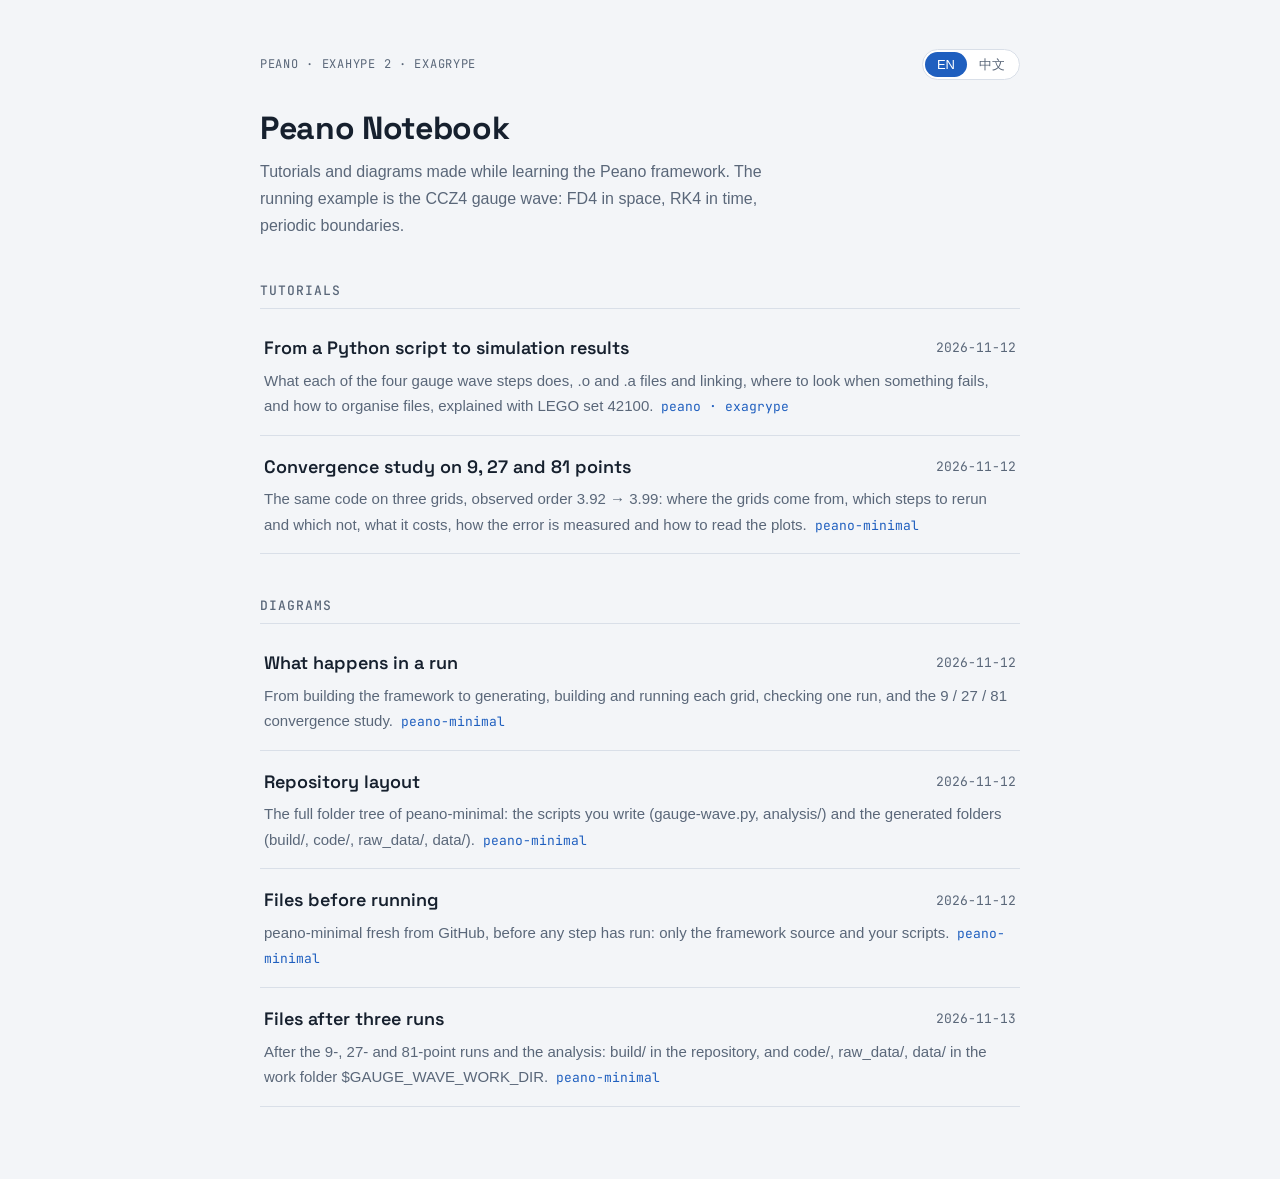
<file: index.html>
<!doctype html>
<meta charset="utf-8">
<title>peano-minimal</title>
<meta http-equiv="refresh" content="0; url=tutorials/">
<p><a href="tutorials/">Tutorials</a> · <a href="https://github.com/Jipeixiang/peano-minimal">Code on GitHub</a></p>
</file>
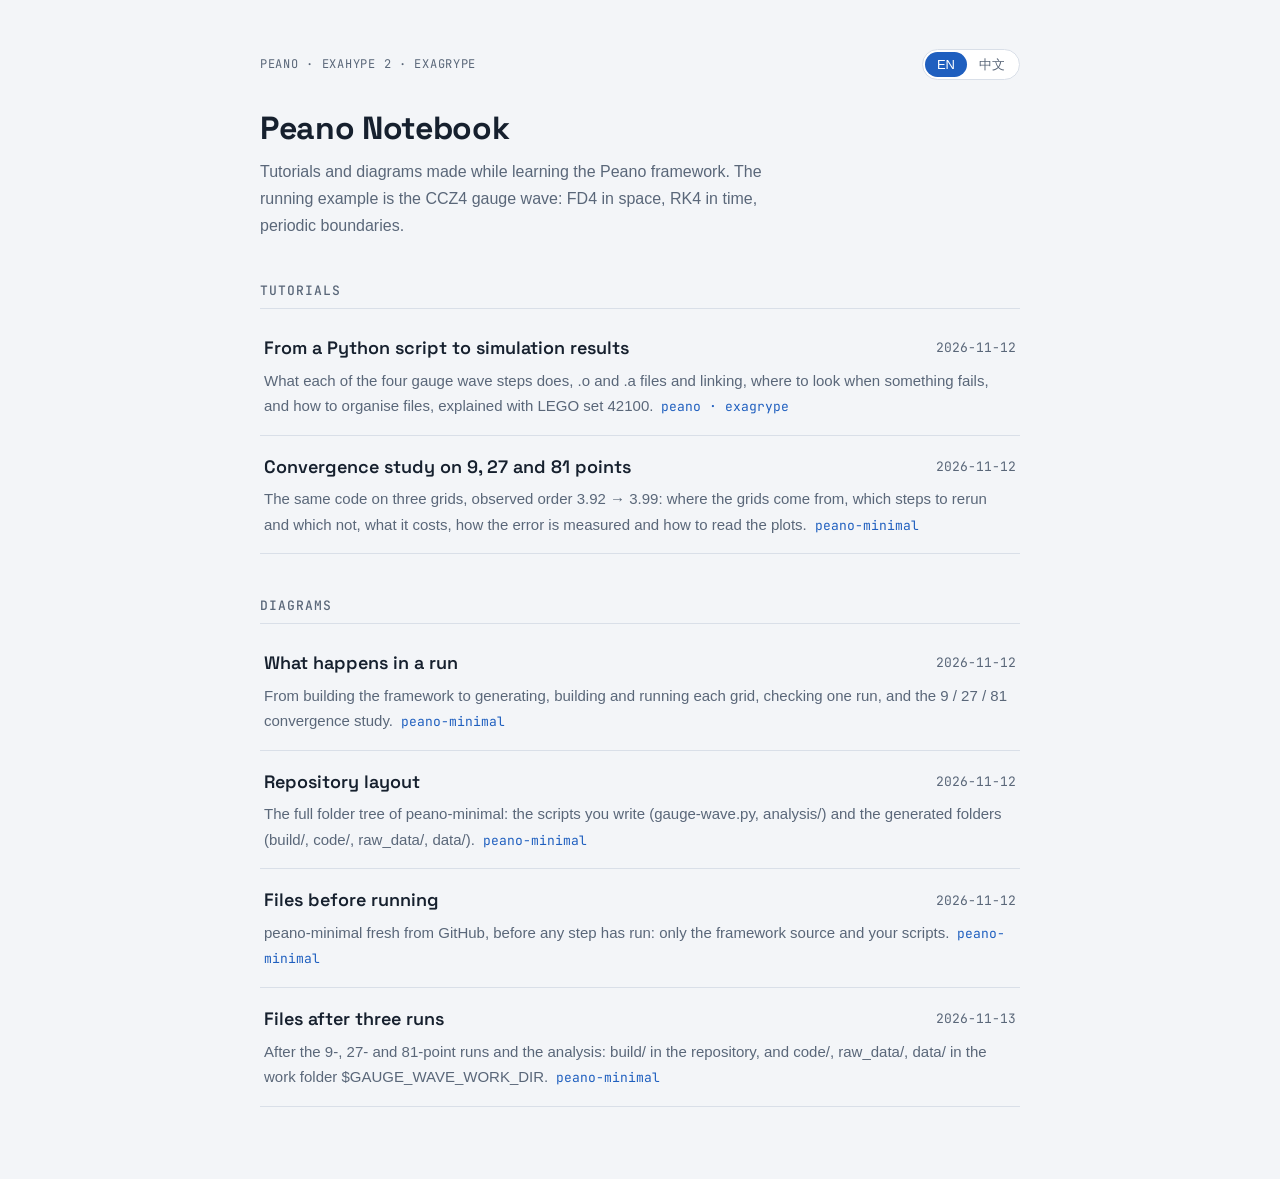
<file: tutorials/index.html>
<!doctype html>
<html lang="en">
<head>
<meta charset="utf-8">
<meta name="viewport" content="width=device-width,initial-scale=1,viewport-fit=cover">
<title>Peano Notebook</title>
<link rel="stylesheet" href="https://fonts.googleapis.com/css2?family=JetBrains+Mono:wght@400;500&family=Space+Grotesk:wght@500;600;700&display=swap">
<link rel="stylesheet" href="site.css">
<script src="i18n.js"></script>
</head>
<body>
<main class="wrap">
  <div class="topbar"><p class="eyebrow" style="margin:0">Peano · ExaHyPE 2 · ExaGRyPE</p><div class="lang-switch" role="group" aria-label="Language / 语言"><button type="button" data-lang-btn="en" aria-pressed="true">EN</button><button type="button" data-lang-btn="zh-CN" aria-pressed="false">中文</button></div></div>
  <h1><span data-lang="zh-CN">Peano 学习图册</span><span data-lang="en">Peano Notebook</span></h1>
  <p class="lede" data-lang="zh-CN">学习 Peano 框架时写的教程和画的流程图。例子都是 CCZ4 gauge wave：FD4 空间离散，RK4 时间积分，周期边界。</p><p class="lede" data-lang="en">Tutorials and diagrams made while learning the Peano framework. The running example is the CCZ4 gauge wave: FD4 in space, RK4 in time, periodic boundaries.</p>
  <section class="group" aria-labelledby="g-tutorials">
    <h2 id="g-tutorials"><span data-lang="zh-CN">教程</span><span data-lang="en">Tutorials</span></h2>
    <ul class="entries">
      <li><a class="entry" href="tutorial-gauge-wave-pipeline.html"><span class="entry-title"><span data-lang="zh-CN">从 Python 脚本到模拟结果</span><span data-lang="en">From a Python script to simulation results</span></span><span class="entry-meta">2026-11-12</span><span class="entry-desc"><span data-lang="zh-CN">gauge wave 的四个步骤分别在做什么，.o、.a 和链接，出错去哪找，文件怎么组织。用乐高 42100 挖掘机做类比。</span><span data-lang="en">What each of the four gauge wave steps does, .o and .a files and linking, where to look when something fails, and how to organise files, explained with LEGO set 42100.</span><span class="entry-src">peano · exagrype</span></span></a></li>
      <li><a class="entry" href="tutorial-convergence-study.html"><span class="entry-title"><span data-lang="zh-CN">收敛性分析：9、27、81 三种网格</span><span data-lang="en">Convergence study on 9, 27 and 81 points</span></span><span class="entry-meta">2026-11-12</span><span class="entry-desc"><span data-lang="zh-CN">同一份代码跑三种网格，实测收敛阶 3.92 → 3.99。网格怎么来、哪些步骤要重跑哪些不用、要花多少时间、怎么量误差、怎么看图。</span><span data-lang="en">The same code on three grids, observed order 3.92 → 3.99: where the grids come from, which steps to rerun and which not, what it costs, how the error is measured and how to read the plots.</span><span class="entry-src">peano-minimal</span></span></a></li>
    </ul>
  </section>
  <section class="group" aria-labelledby="g-diagrams">
    <h2 id="g-diagrams"><span data-lang="zh-CN">流程图</span><span data-lang="en">Diagrams</span></h2>
    <ul class="entries">
      <li><a class="entry" href="view.html#run"><span class="entry-title"><span data-lang="zh-CN">运行流程</span><span data-lang="en">What happens in a run</span></span><span class="entry-meta">2026-11-12</span><span class="entry-desc"><span data-lang="zh-CN">从编译框架库，到按网格生成、编译、运行，再到单次检查和 9 / 27 / 81 收敛分析。</span><span data-lang="en">From building the framework to generating, building and running each grid, checking one run, and the 9 / 27 / 81 convergence study.</span><span class="entry-src">peano-minimal</span></span></a></li>
      <li><a class="entry" href="view.html#layout"><span class="entry-title"><span data-lang="zh-CN">仓库结构</span><span data-lang="en">Repository layout</span></span><span class="entry-meta">2026-11-12</span><span class="entry-desc"><span data-lang="zh-CN">peano-minimal 的完整目录树：自己写的脚本（gauge-wave.py、analysis/）和生成的目录（build/、code/、raw_data/、data/）。</span><span data-lang="en">The full folder tree of peano-minimal: the scripts you write (gauge-wave.py, analysis/) and the generated folders (build/, code/, raw_data/, data/).</span><span class="entry-src">peano-minimal</span></span></a></li>
      <li><a class="entry" href="view.html#files-before"><span class="entry-title"><span data-lang="zh-CN">文件结构：跑之前</span><span data-lang="en">Files before running</span></span><span class="entry-meta">2026-11-12</span><span class="entry-desc"><span data-lang="zh-CN">刚从 GitHub 克隆下来、一步都还没跑时的 peano-minimal：只有框架源码和自己写的脚本。</span><span data-lang="en">peano-minimal fresh from GitHub, before any step has run: only the framework source and your scripts.</span><span class="entry-src">peano-minimal</span></span></a></li>
      <li><a class="entry" href="view.html#files-after"><span class="entry-title"><span data-lang="zh-CN">文件结构：跑完三组以后</span><span data-lang="en">Files after three runs</span></span><span class="entry-meta">2026-11-13</span><span class="entry-desc"><span data-lang="zh-CN">跑完 9、27、81 三组模拟和分析以后：仓库里多了 build/，工作目录 $GAUGE_WAVE_WORK_DIR 里有 code/、raw_data/、data/。</span><span data-lang="en">After the 9-, 27- and 81-point runs and the analysis: build/ in the repository, and code/, raw_data/, data/ in the work folder $GAUGE_WAVE_WORK_DIR.</span><span class="entry-src">peano-minimal</span></span></a></li>
    </ul>
  </section>
</main>
<style>.entry-src{margin-left:8px}</style>
<script>
  document.addEventListener('langchange', function (e) {
    document.title = {"zh-CN": "Peano 学习图册", "en": "Peano Notebook"}[e.detail];
  });
</script>
</body>
</html>
</file>
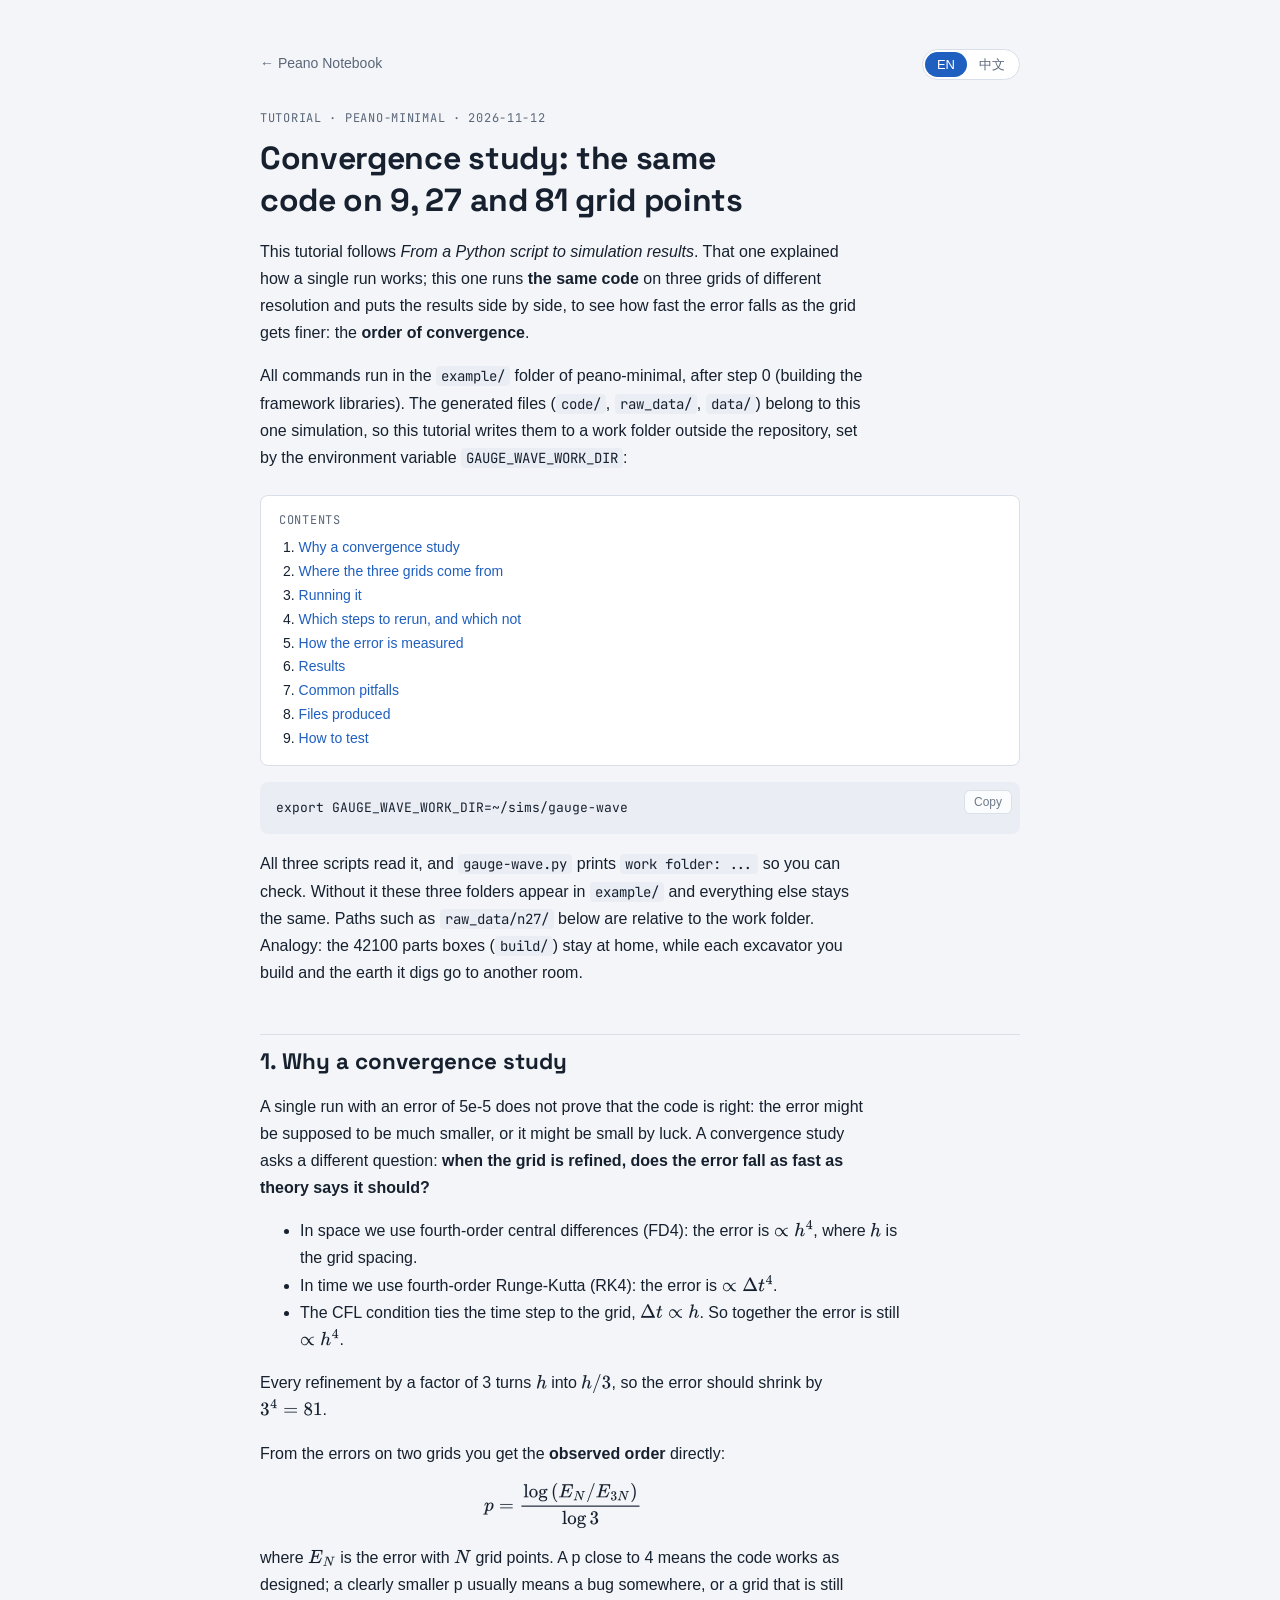
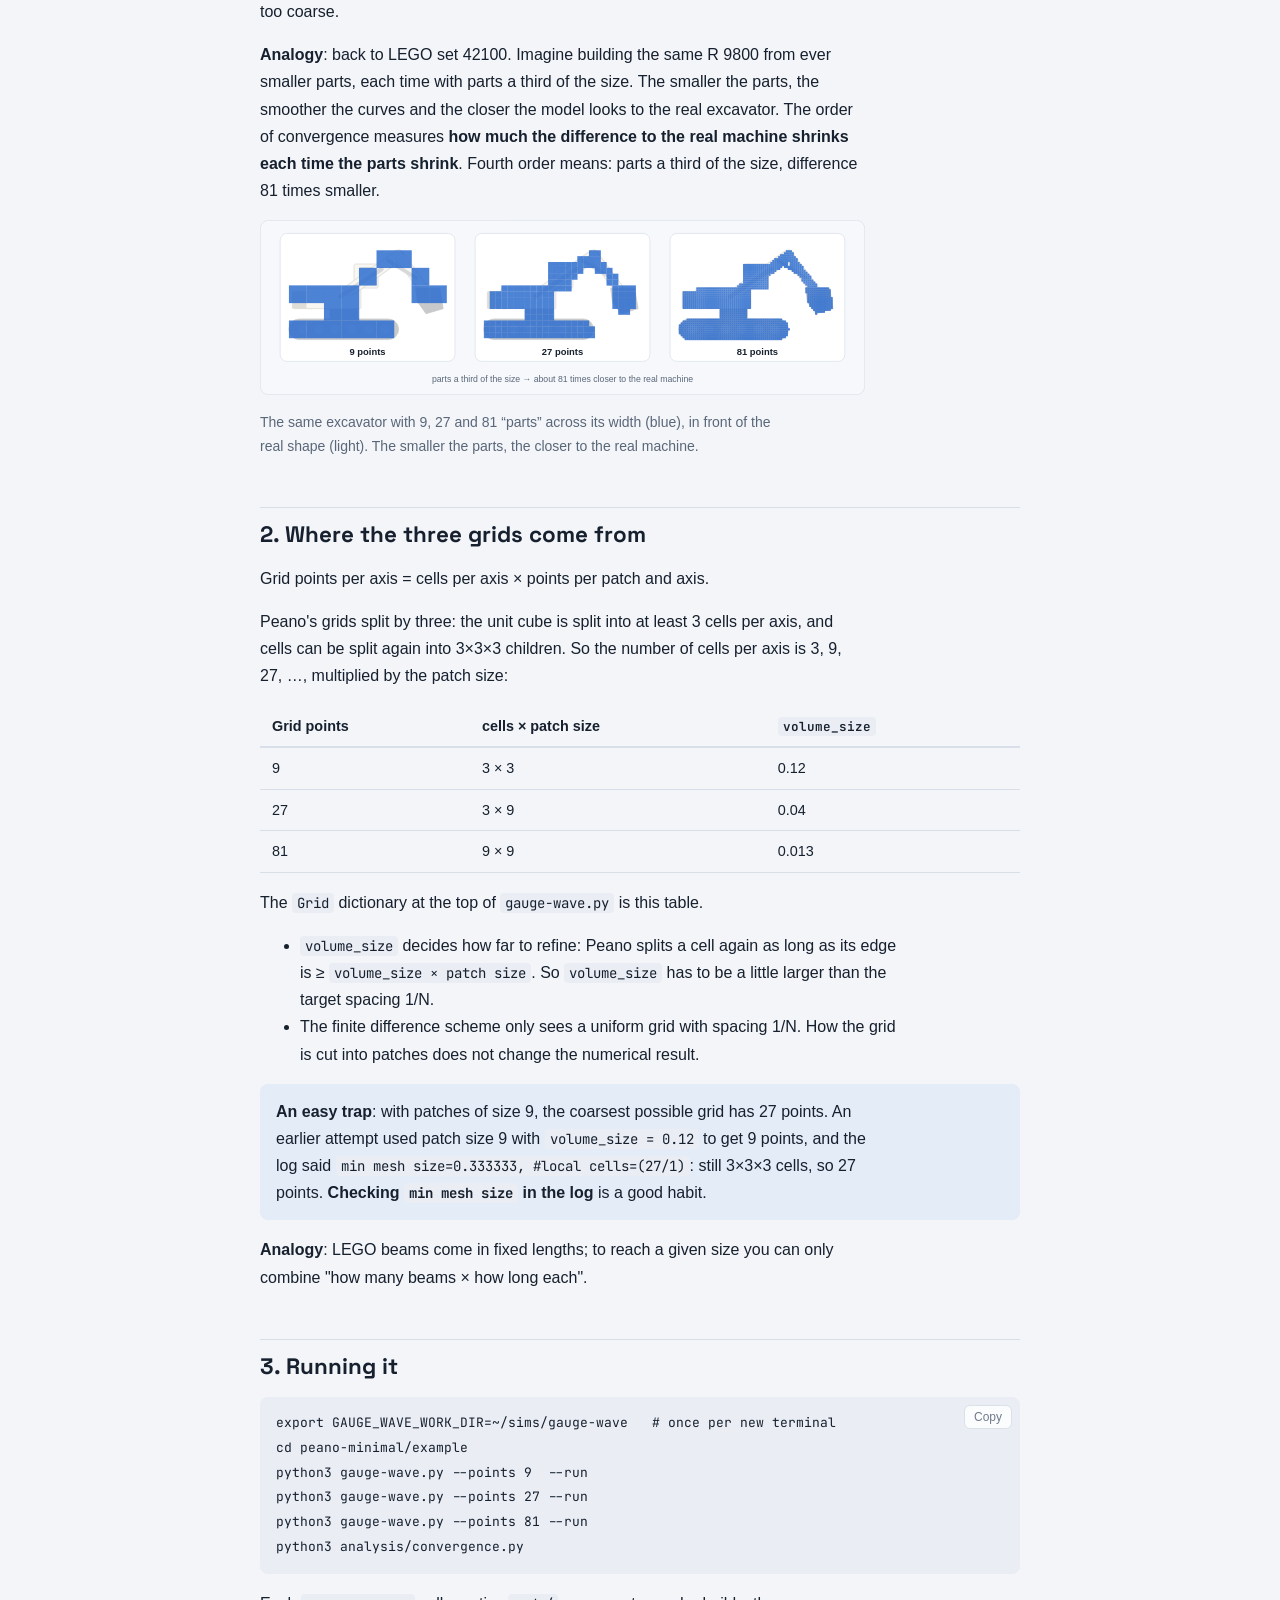
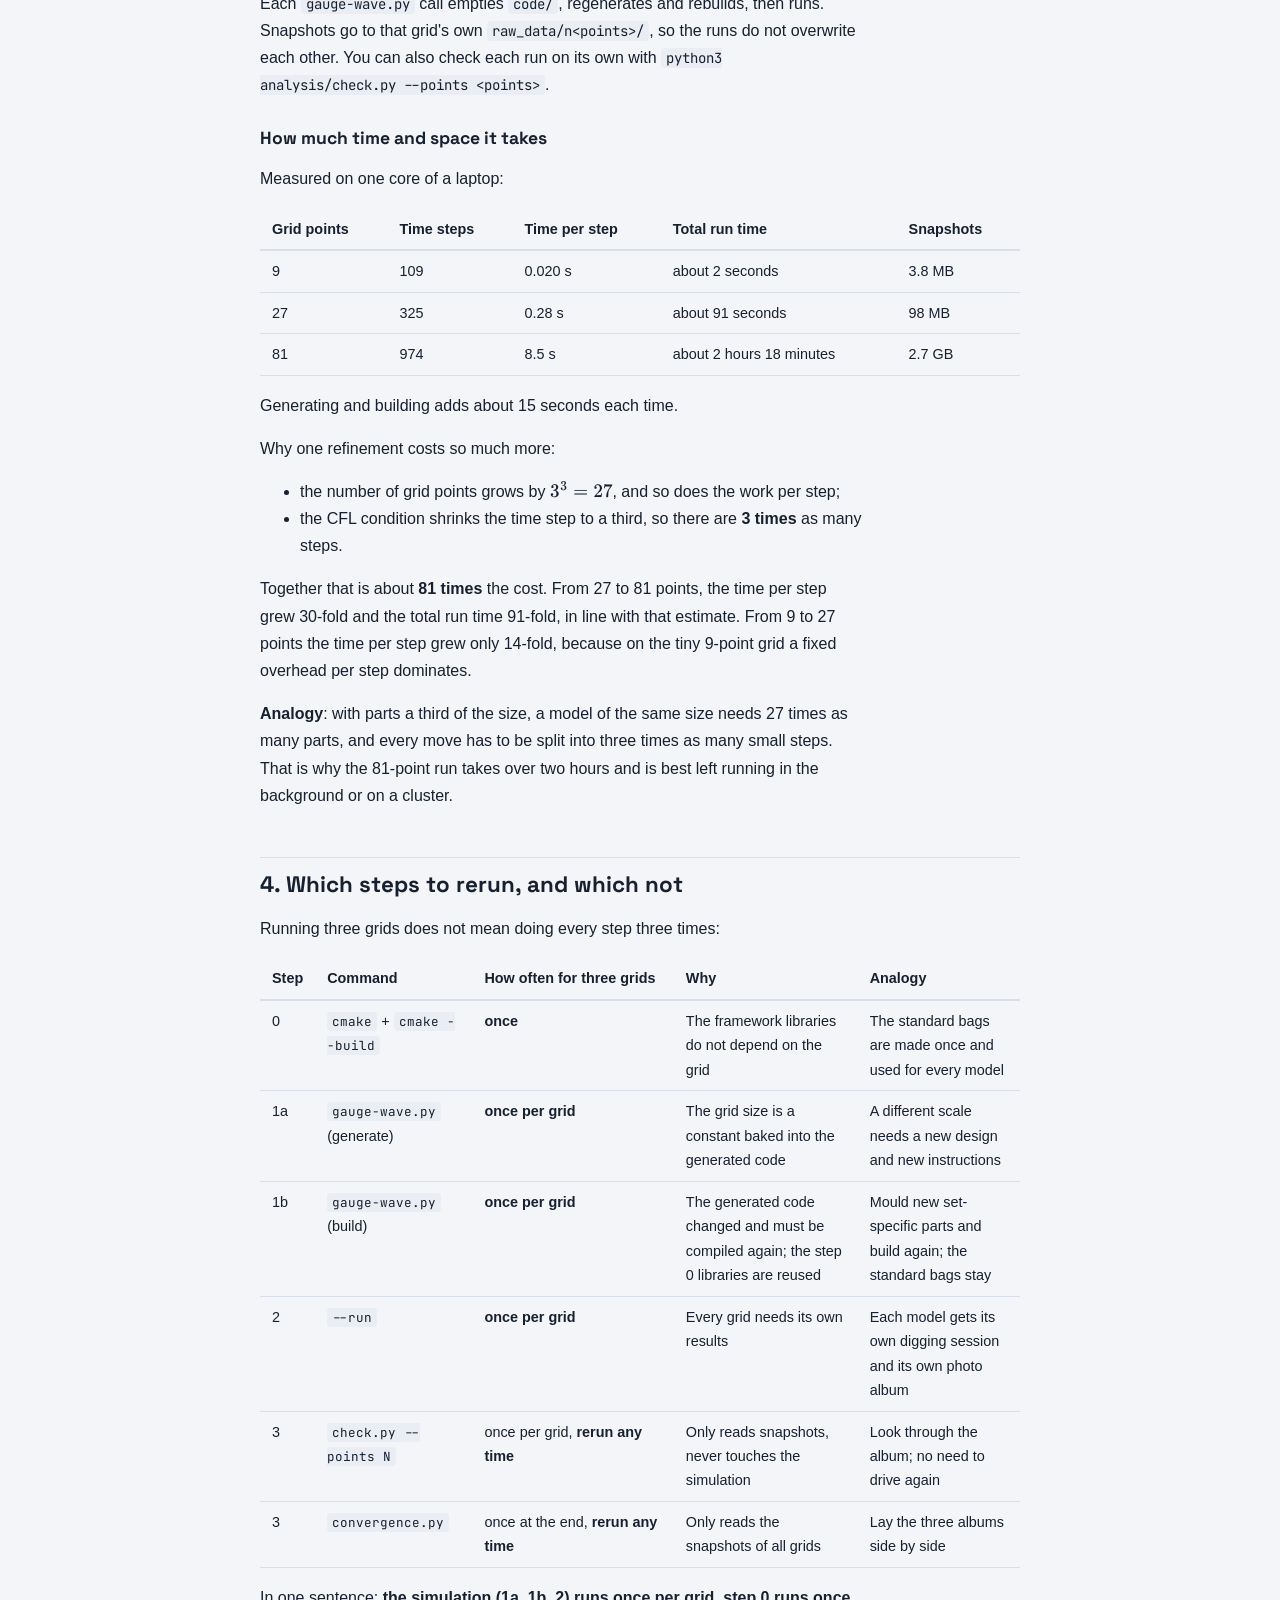
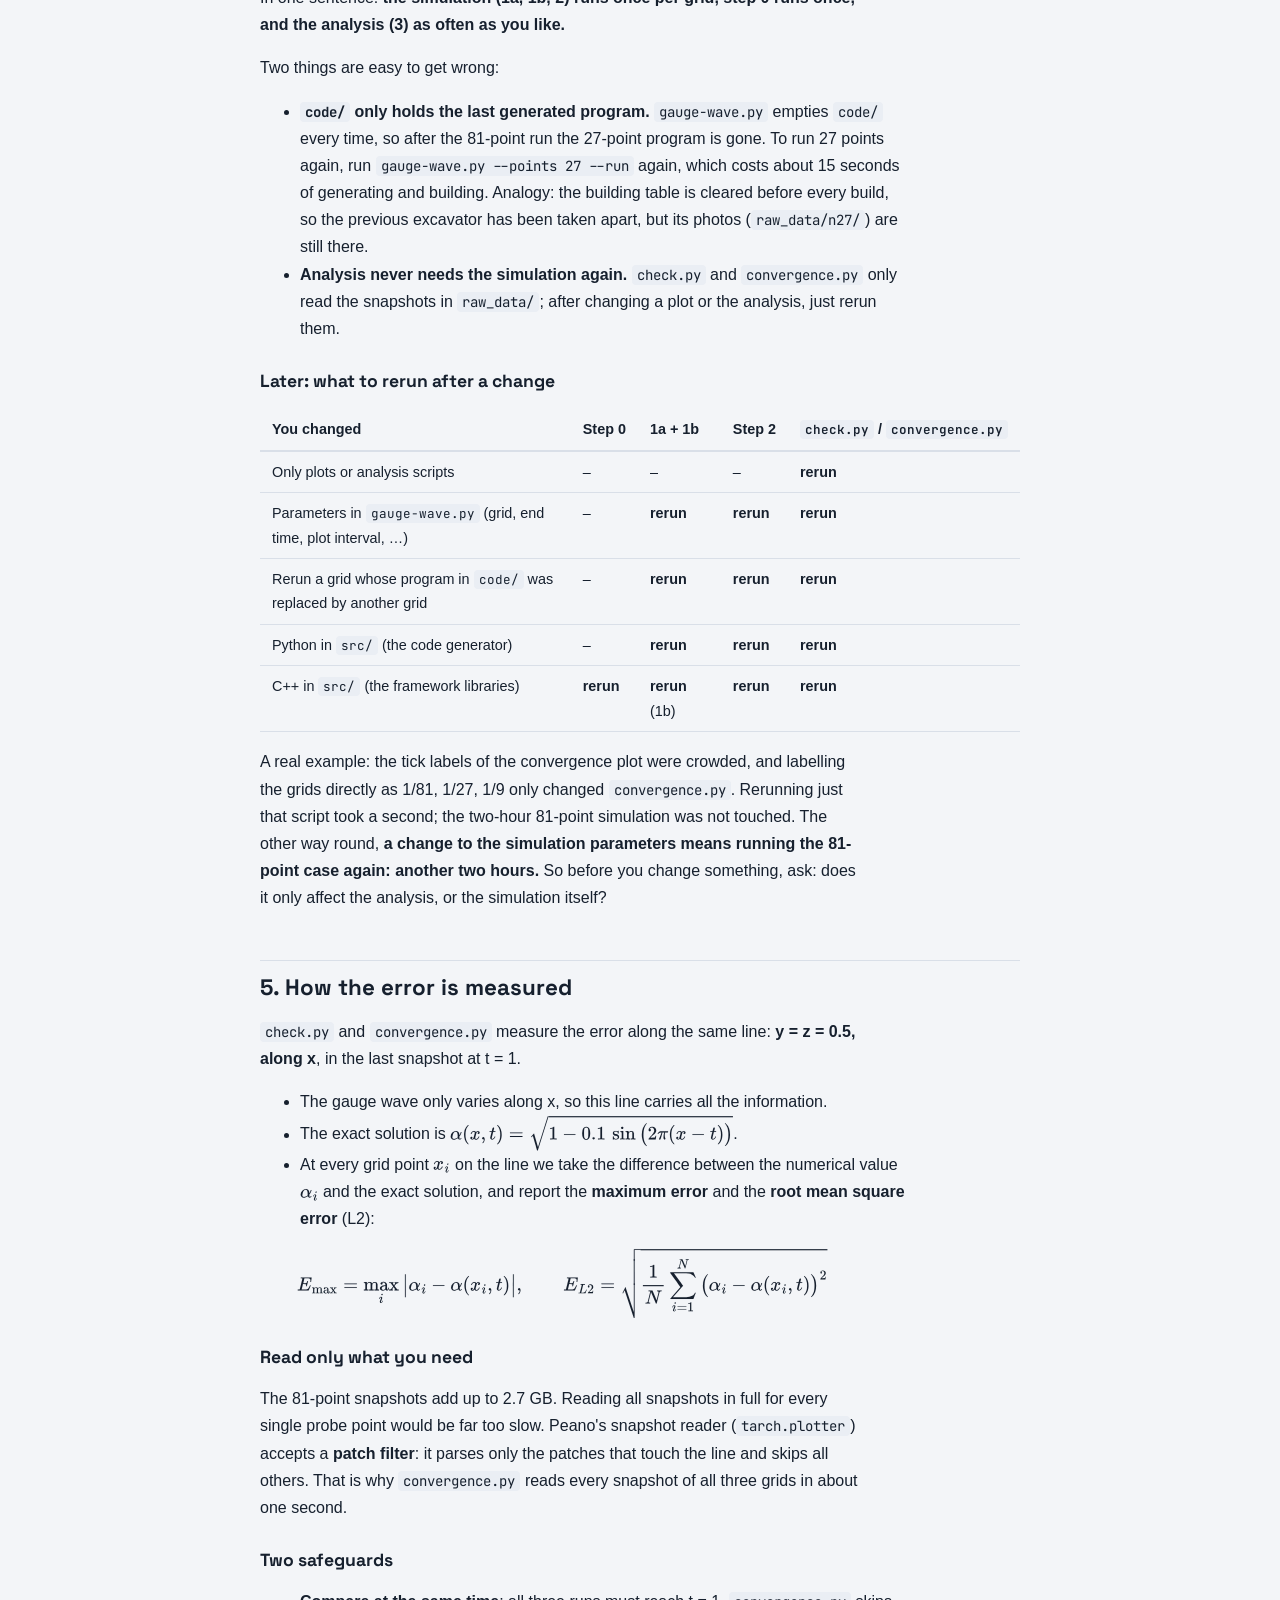
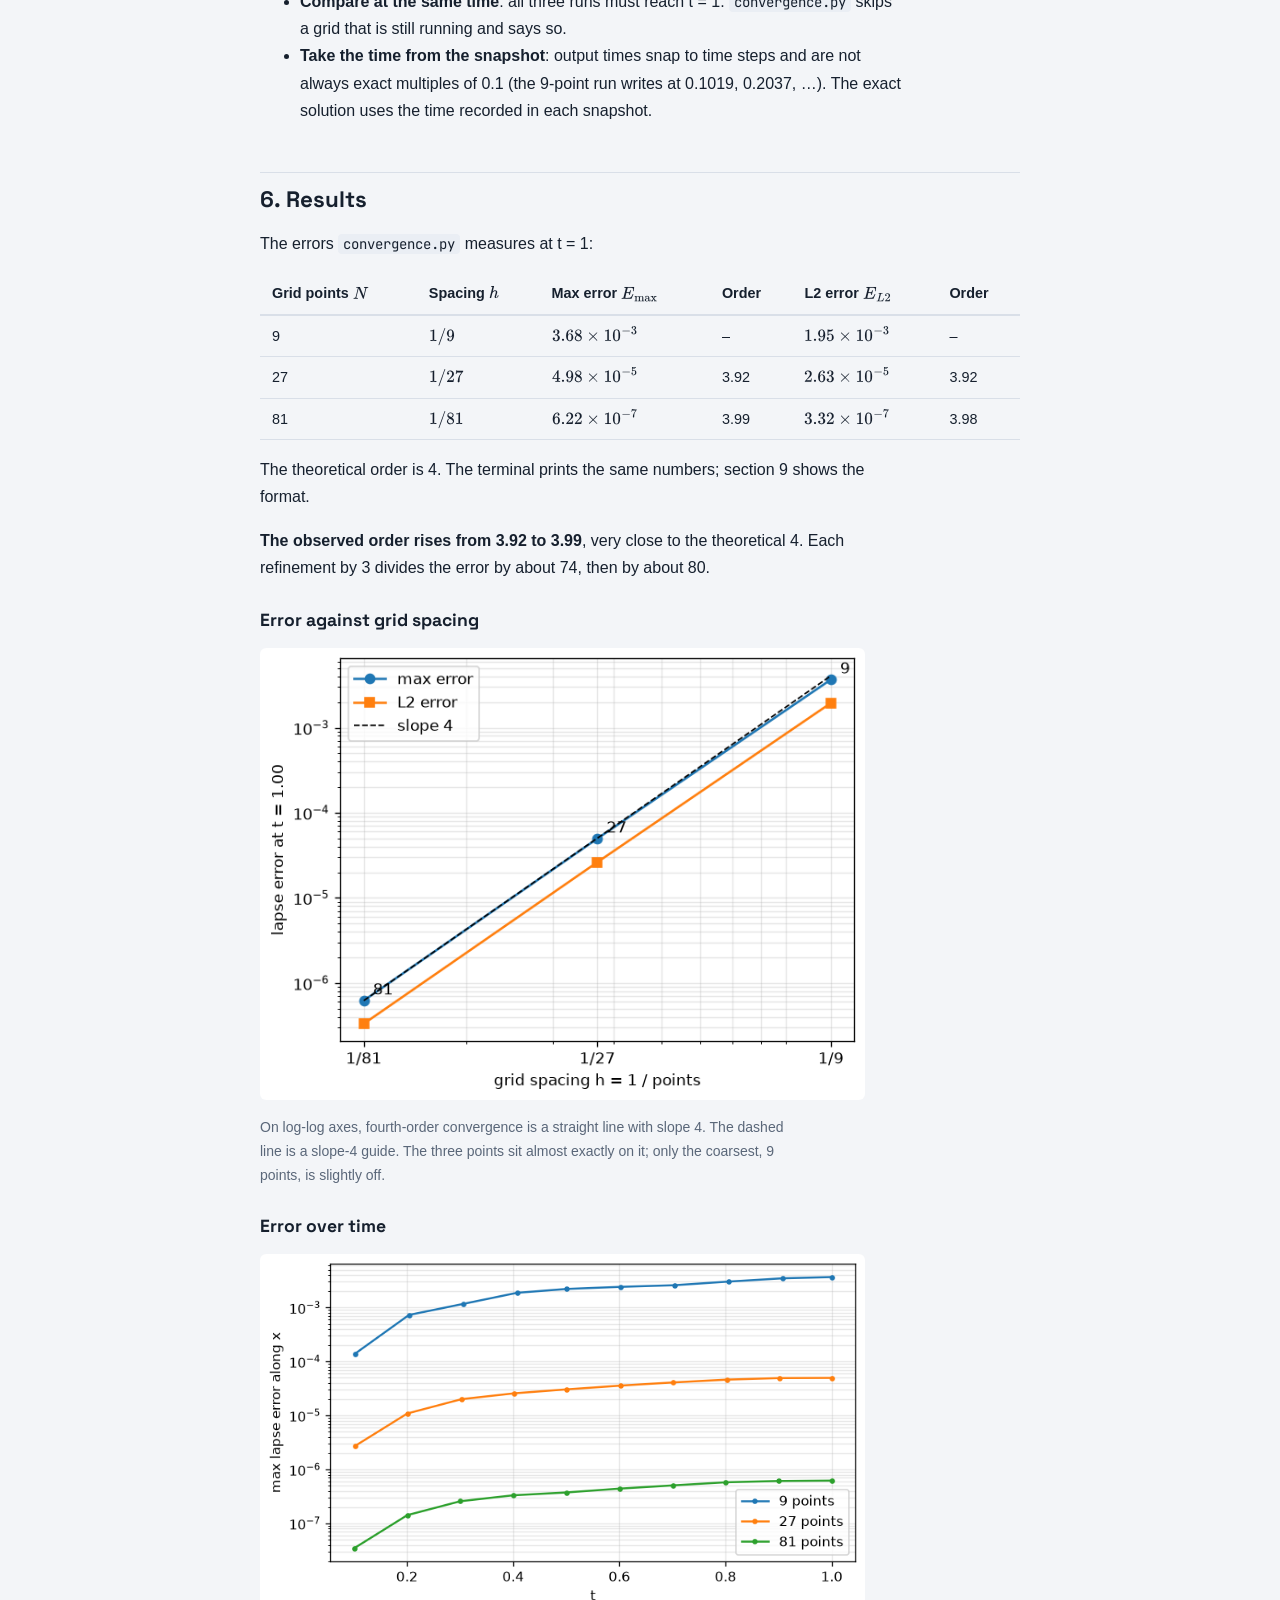
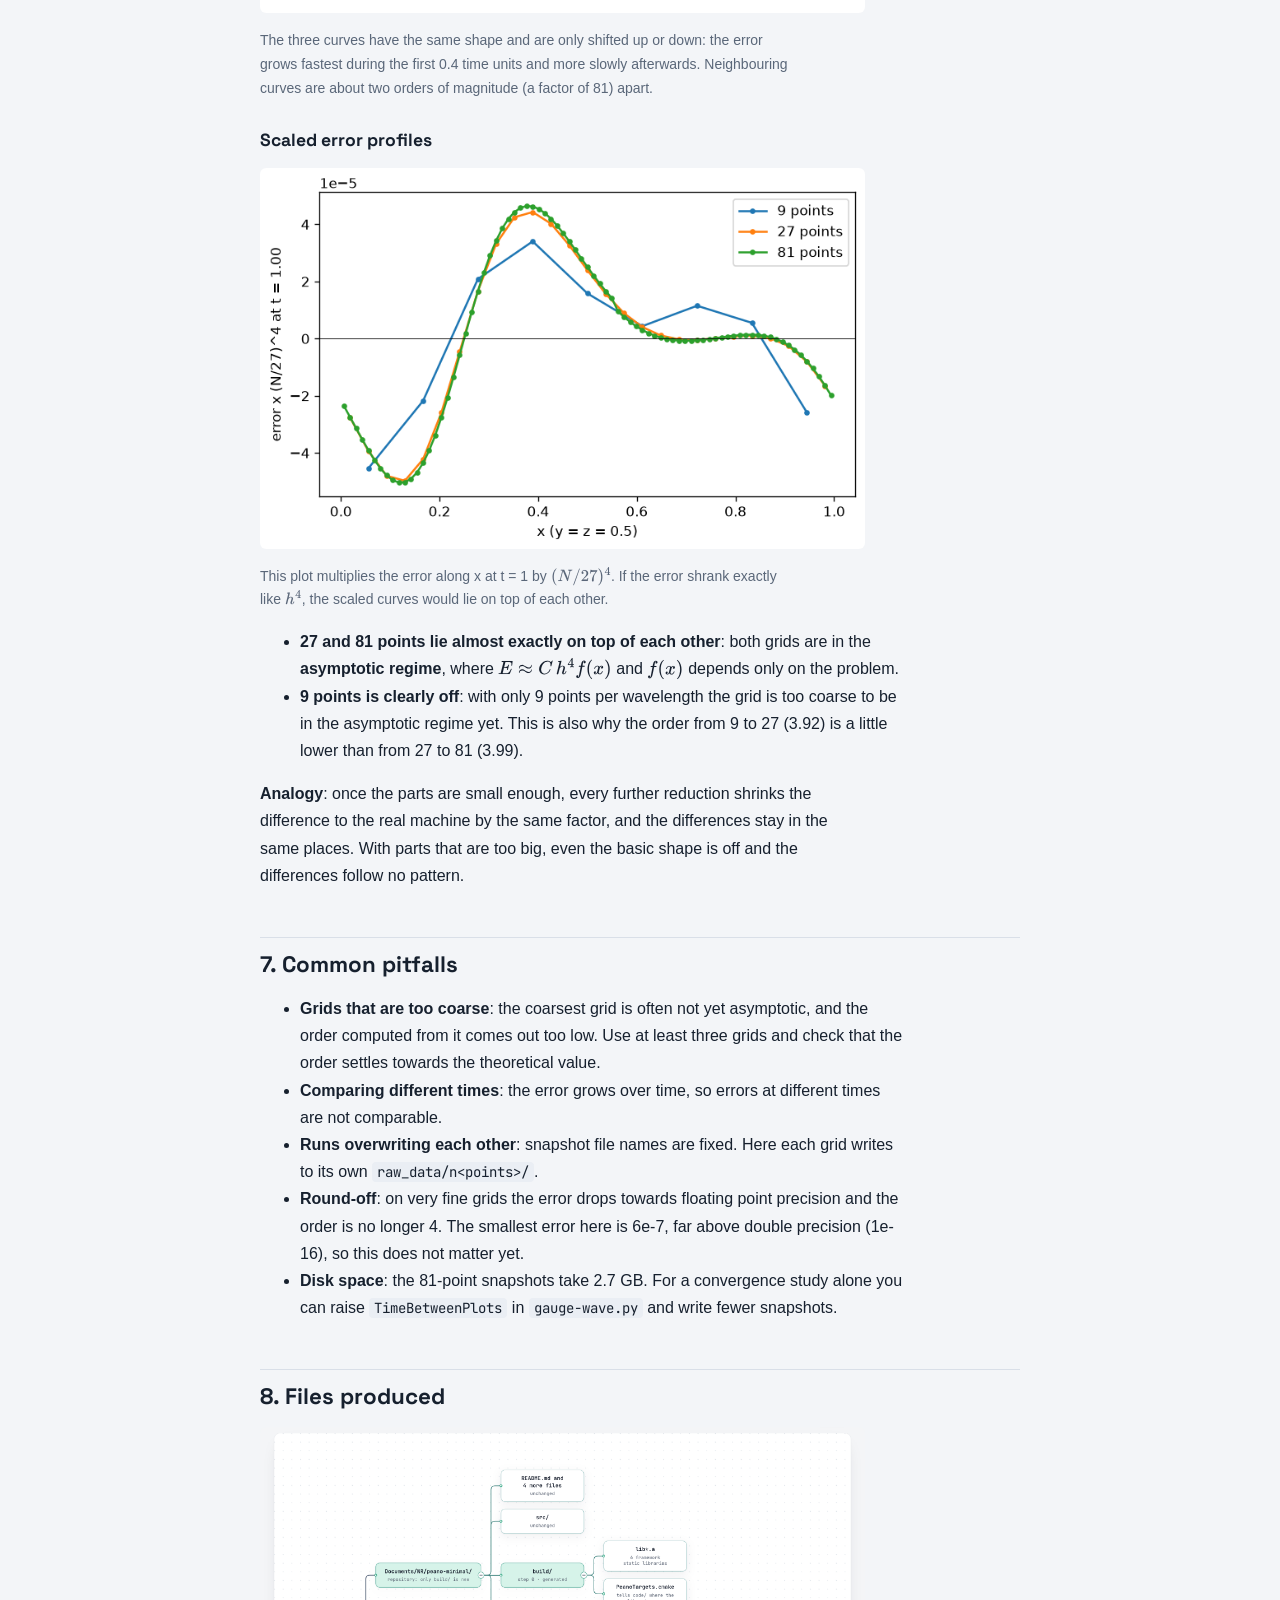
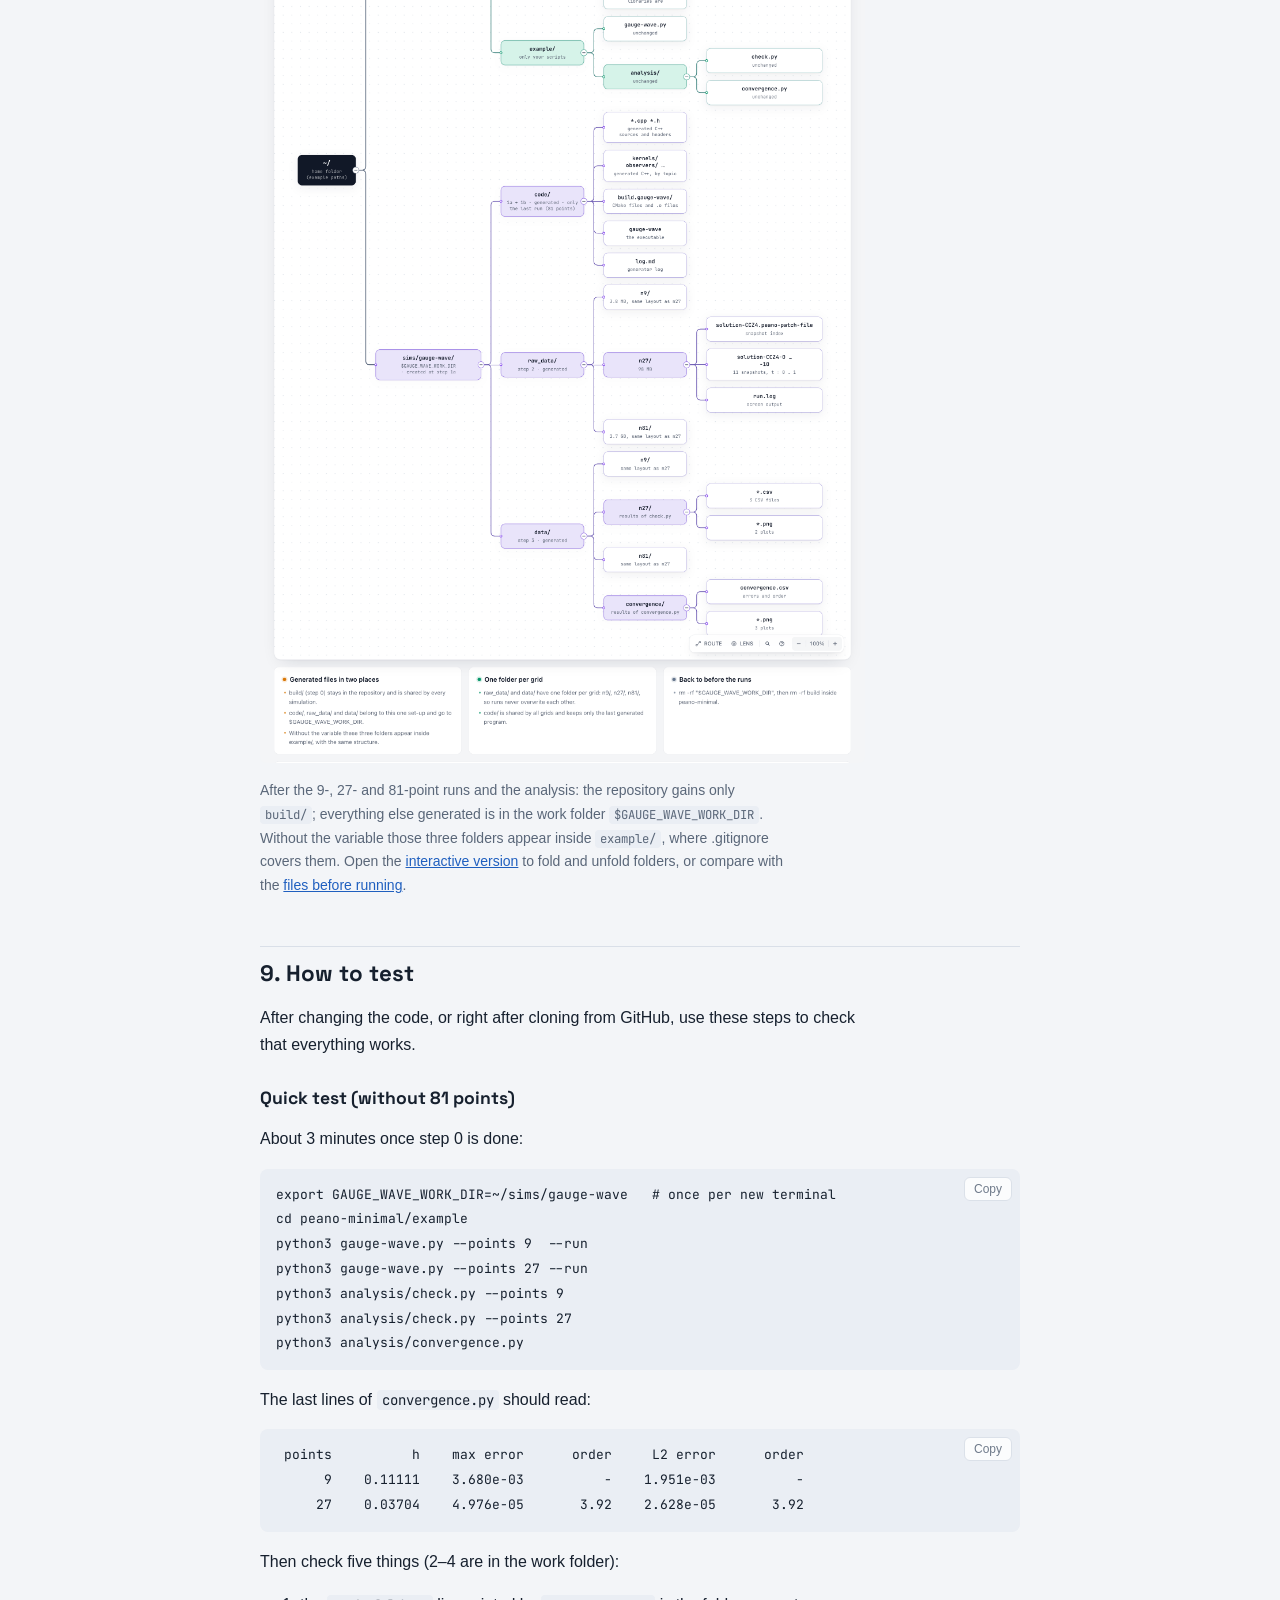
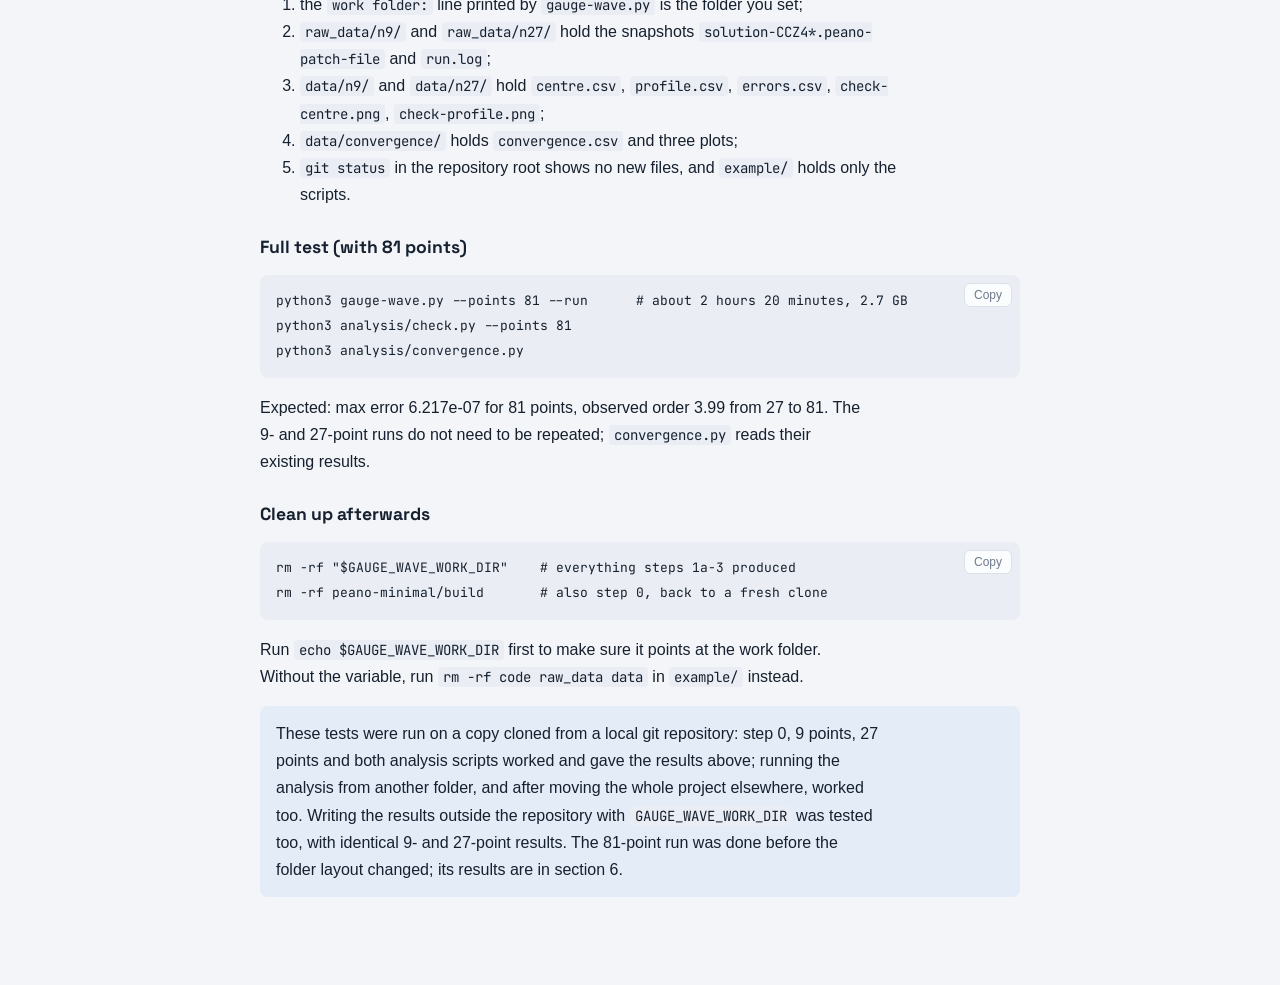
<file: tutorials/tutorial-convergence-study.html>
<!doctype html>
<html lang="en">
<head>
<meta charset="utf-8">
<meta name="viewport" content="width=device-width,initial-scale=1,viewport-fit=cover">
<title>Convergence study on 9, 27 and 81 points</title>
<link rel="stylesheet" href="https://fonts.googleapis.com/css2?family=JetBrains+Mono:wght@400;500&family=Space+Grotesk:wght@500;600;700&display=swap">
<link rel="stylesheet" href="site.css">
<script src="i18n.js"></script>
</head>
<body>
<main class="wrap">
  <div class="topbar"><a class="back" href="index.html"><span data-lang="zh-CN">← Peano 学习图册</span><span data-lang="en">← Peano Notebook</span></a><div class="lang-switch" role="group" aria-label="Language / 语言"><button type="button" data-lang-btn="en" aria-pressed="true">EN</button><button type="button" data-lang-btn="zh-CN" aria-pressed="false">中文</button></div></div>
  <p class="eyebrow"><span data-lang="zh-CN">教程</span><span data-lang="en">Tutorial</span> · peano-minimal · 2026-11-12</p>
  <nav class="toc" id="toc" hidden aria-label="contents"><p><span data-lang="zh-CN">目录</span><span data-lang="en">Contents</span></p><ol id="toc-list"></ol></nav>
  <article class="article" id="article"></article>
</main>
<script type="text/markdown" id="md-zh-CN">
# 收敛性分析：同一份代码，9、27、81 三种网格

这篇教程接着《从 Python 脚本到模拟结果》。上一篇讲了一次模拟是怎么跑起来的，这一篇用**同一份代码**在三种粗细的网格上各跑一次，再把结果放在一起，看误差随网格加密下降得多快，也就是**收敛阶**。

所有命令都在 peano-minimal 的 `example/` 目录里运行，第 0 步（编译框架库）要先做好。生成的文件（`code/`、`raw_data/`、`data/`）只属于这一次模拟，本教程把它们写到仓库外面的工作目录，由环境变量 `GAUGE_WAVE_WORK_DIR` 指定：

```bash
export GAUGE_WAVE_WORK_DIR=~/sims/gauge-wave
```

三个脚本都读这个变量，`gauge-wave.py` 开头会打印 `work folder: ...` 让你确认。不设它，这三个目录就出现在 `example/` 里，其余一切照旧。下文说 `raw_data/n27/` 之类的路径，都是相对这个工作目录。类比：42100 的零件盒（`build/`）留在家里，每次搭出来的挖掘机和它挖的土搬到另一间屋子。

---

## 1. 为什么要做收敛分析

只跑一种网格，拿到误差 5e-5，并不能说明代码是对的：误差可能本来就该更小，也可能碰巧小。收敛分析换一个问法：**网格加密以后，误差有没有按理论预期的速度下降？**

- 空间用四阶中心差分（FD4）：误差 $\propto h^4$，$h$ 是网格间距。
- 时间用四阶 Runge-Kutta（RK4）：误差 $\propto \Delta t^4$。
- 时间步长由 CFL 条件决定，$\Delta t \propto h$。所以两部分合起来，误差还是 $\propto h^4$。

网格每加密 3 倍，$h$ 变成 $h/3$，误差就应该变成原来的 $1/3^4 = 1/81$。

从两种网格的误差可以直接算出**实测收敛阶**：

$$p = \frac{\log\left(E_N / E_{3N}\right)}{\log 3}$$

$E_N$ 是 $N$ 个网格点时的误差。p 接近 4，说明代码按设计在工作；p 明显偏小，通常意味着某处有 bug，或者网格还太粗。

**类比**：还是乐高 42100。假设用越来越小的零件拼同一台 R 9800，零件边长每次缩小到 1/3。零件越小，曲面越圆滑，模型越像真挖掘机。收敛阶衡量的是**每缩小一次零件，模型和真车的差别缩小多少**。四阶意味着零件缩小到 1/3，差别缩小到 1/81。

![同一台挖掘机，三种分辨率](content/img/lego/scales.zh-CN.svg)

*同一台挖掘机，横跨车身分别用 9、27、81 块“零件”（蓝色），背后浅色的是真实形状。零件越小，越接近真车。*

---

## 2. 三种网格是怎么来的

每个方向的网格点数 = 每个方向的单元数 × 每个 patch 每个方向的点数。

Peano 的网格是三分的：它至少把单位立方体每个方向分成 3 个单元，再按需要把单元继续分成 3×3×3 个小单元。所以单元数只能是 3、9、27……再乘上 patch 大小：

| 网格点数 | 单元数 × patch 大小 | `volume_size` |
|---|---|---|
| 9 | 3 × 3 | 0.12 |
| 27 | 3 × 9 | 0.04 |
| 81 | 9 × 9 | 0.013 |

`gauge-wave.py` 开头的 `Grid` 字典写的就是这张表。

- `volume_size` 控制细分到哪一层：只要单元边长 ≥ `volume_size × patch 大小`，Peano 就把它再分一次。所以 `volume_size` 要取得比目标间距 1/N 稍大一点。
- 差分格式看到的只是一个间距为 1/N 的均匀网格。网格怎么切成 patch，不影响数值结果。

> **一个容易踩的坑**：patch 大小是 9 时，网格最粗就是 27 点。曾经用 patch 9 加 `volume_size = 0.12` 想得到 9 点，结果日志里写着 `min mesh size=0.333333, #local cells=(27/1)`：还是 3×3×3 个单元，也就是 27 点。**看日志里的 `min mesh size` 确认网格**，是个好习惯。

**类比**：乐高的梁有固定的长度规格，想做出某个尺寸，只能在"几根梁 × 每根多长"之间组合。

---

## 3. 跑起来

```bash
export GAUGE_WAVE_WORK_DIR=~/sims/gauge-wave   # 每个新终端设一次
cd peano-minimal/example
python3 gauge-wave.py --points 9  --run
python3 gauge-wave.py --points 27 --run
python3 gauge-wave.py --points 81 --run
python3 analysis/convergence.py
```

每条 `gauge-wave.py` 都会清空 `code/`、重新生成和编译，再运行。快照写到各自的 `raw_data/n<点数>/`，互不覆盖。也可以每跑完一种就用 `python3 analysis/check.py --points <点数>` 单独检查。

### 要花多少时间和空间

下面是在一台笔记本上单核跑的实测结果：

| 网格点数 | 时间步数 | 每步耗时 | 模拟总耗时 | 快照大小 |
|---|---|---|---|---|
| 9 | 109 | 0.020 s | 约 2 秒 | 3.8 MB |
| 27 | 325 | 0.28 s | 约 91 秒 | 98 MB |
| 81 | 974 | 8.5 s | 约 2 小时 18 分 | 2.7 GB |

另外每次生成和编译还要约 15 秒。

为什么加密一次贵这么多：

- 网格点数变成 $3^3 = 27$ 倍，每一步的计算量也就是 27 倍左右；
- CFL 条件要求时间步长跟着变成 1/3，所以步数变成 **3 倍**。

两者相乘，大约 **81 倍**。实测从 27 点到 81 点，每步耗时是 30 倍，总耗时是 91 倍，和估计一致。从 9 点到 27 点每步只多了 14 倍，因为 9 点网格太小，每步里固定的开销占了大头。

**类比**：零件边长缩小到 1/3，同样大小的模型要用 27 倍的零件；每个动作还要拆成 3 倍多的小步来拍。所以 81 点那次要跑两个多小时，最好放在后台或者超算上。

---

## 4. 哪些步骤要重跑，哪些不用

跑三种网格，并不是每一步都要做三遍：

| 步骤 | 命令 | 跑三种网格时做几次 | 为什么 | 类比 |
|---|---|---|---|---|
| 0 | `cmake` + `cmake --build` | **1 次** | 框架库和网格大小无关 | 通用零件分包只生产一次，拼什么都用它 |
| 1a | `gauge-wave.py`（生成） | **每种网格 1 次** | 网格大小是写死在生成代码里的常数 | 换一种比例，就要重新设计、重写说明书 |
| 1b | `gauge-wave.py`（编译） | **每种网格 1 次** | 生成的代码变了，必须重新编译；第 0 步的库直接复用 | 重新压专属零件、重新拼；通用分包不用重新生产 |
| 2 | `--run` | **每种网格 1 次** | 每种网格的结果都要算 | 每台车各开一轮，照片各放一个相册 |
| 3 | `check.py --points N` | 每种网格 1 次，**随时可以重跑** | 只读快照，不碰模拟 | 翻相册检查，不用再开车 |
| 3 | `convergence.py` | 最后 1 次，**随时可以重跑** | 只读三种网格的快照 | 把三本相册摆在一起比 |

一句话：**模拟（1a、1b、2）每种网格各跑一次，第 0 步只做一次，分析（3）想跑几次就跑几次。**

有两点容易弄错：

- **`code/` 只装着最后一次生成的程序。** `gauge-wave.py` 每次都会先清空 `code/`，所以跑完 81 点以后，27 点的程序已经没了。想再跑一次 27 点，要重新执行 `gauge-wave.py --points 27 --run`，多花约 15 秒生成和编译。类比：拼装台每次开工前都会清空，上一台车已经拆了，但它拍的照片（`raw_data/n27/`）还在。
- **分析不需要重跑模拟。** `check.py` 和 `convergence.py` 只读 `raw_data/` 里的快照，改了画图或者分析方法，直接重跑它们就行。

### 以后改了什么，要重跑什么

| 你改了 | 第 0 步 | 1a + 1b | 第 2 步 | `check.py` / `convergence.py` |
|---|---|---|---|---|
| 只改了画图、分析脚本 | – | – | – | **重跑** |
| `gauge-wave.py` 的参数（网格、结束时间、输出间隔……） | – | **重跑** | **重跑** | **重跑** |
| 想重跑某种网格（`code/` 已被别的网格覆盖） | – | **重跑** | **重跑** | **重跑** |
| `src/` 里的 Python（代码生成器） | – | **重跑** | **重跑** | **重跑** |
| `src/` 里的 C++（框架库） | **重跑** | **重跑**（1b） | **重跑** | **重跑** |

一个真实的例子：收敛图的横轴刻度原来挤在一起，改成直接标 1/81、1/27、1/9 时，只改了 `convergence.py`，也只重跑了它，1 秒就完成了，那 2 个多小时的 81 点模拟完全不用碰。反过来，**改了模拟参数就要把 81 点重跑一遍，又是两个多小时**。所以动手前先想清楚：这个改动只影响分析，还是要改模拟本身？

---

## 5. 怎么量误差

`check.py` 和 `convergence.py` 都在同一条线上量误差：**y = z = 0.5，沿 x 方向**，时间取最后一个快照 t = 1。

- gauge wave 只沿 x 方向变化，这条线已经包含了全部信息；
- 精确解是 $\alpha(x,t) = \sqrt{1 - 0.1\,\sin\big(2\pi(x-t)\big)}$；
- 在线上的每个网格点 $x_i$，算数值解 $\alpha_i$ 和精确解的差，取**最大误差**和**均方根误差**（L2）：

$$E_{\max} = \max_i \big|\alpha_i - \alpha(x_i,t)\big|, \qquad E_{L2} = \sqrt{\frac{1}{N}\sum_{i=1}^{N}\big(\alpha_i - \alpha(x_i,t)\big)^2}$$

### 只读需要的数据

81 点的快照一共 2.7 GB。如果每量一个点都把所有快照完整读一遍，会慢到没法用。Peano 的快照读取器（`tarch.plotter`）可以传一个 **patch 过滤器**：只解析和这条线相交的 patch，其他的直接跳过。所以 `convergence.py` 读完三种网格的全部快照，总共只用了约 1 秒。

### 两个保护措施

- **只比较同一时刻**：三次运行都必须跑到 t = 1。还在跑、没到 t = 1 的网格，`convergence.py` 会跳过并提示。
- **快照时间以文件为准**：输出时刻会对齐到时间步，不一定正好是 0.1 的整数倍（比如 9 点那次是 0.1019、0.2037……）。精确解用的是快照里记录的实际时间。

---

## 6. 结果

`convergence.py` 在 t = 1 时量到的误差：

| 网格点数 $N$ | 网格间距 $h$ | 最大误差 $E_{\max}$ | 收敛阶 | L2 误差 $E_{L2}$ | 收敛阶 |
|---|---|---|---|---|---|
| 9 | $1/9$ | $3.68 \times 10^{-3}$ | – | $1.95 \times 10^{-3}$ | – |
| 27 | $1/27$ | $4.98 \times 10^{-5}$ | 3.92 | $2.63 \times 10^{-5}$ | 3.92 |
| 81 | $1/81$ | $6.22 \times 10^{-7}$ | 3.99 | $3.32 \times 10^{-7}$ | 3.98 |

理论值是 4。终端里打印的是同样的数字，格式见第 9 节。

**实测收敛阶从 3.92 升到 3.99**，非常接近理论值 4。网格每加密 3 倍，误差大约变成 1/74，然后是 1/80。

### 误差和网格间距

![误差随网格间距的变化（对数坐标）](content/img/convergence/convergence.png)

对数坐标下，四阶收敛是一条斜率为 4 的直线。虚线是斜率 4 的参考线。三个点几乎都落在上面，只有最粗的 9 点稍微偏离。

### 误差随时间的变化

![三种网格的最大误差随时间的变化](content/img/convergence/error-vs-time.png)

三条曲线形状相同，只是上下平移：误差都在前 0.4 的时间里增长得最快，之后增长变慢。每两条曲线之间的距离差不多都是两个数量级（1/81）。

### 缩放后的误差剖面

![按 (N/27)^4 缩放后的误差剖面](content/img/convergence/error-profiles.png)

这张图把 t = 1 时沿 x 的误差乘上 $(N/27)^4$。如果误差严格按 $h^4$ 缩小，缩放后的曲线应该完全重合。

- **27 点和 81 点几乎完全重合**，说明这两种网格都已经进入**渐近区**：$E \approx C\,h^4 f(x)$，$f(x)$ 只和问题本身有关。
- **9 点明显偏离**：一个波长只有 9 个点，网格太粗，还没进入渐近区。这也是为什么 9→27 的收敛阶（3.92）比 27→81（3.99）低一点。

**类比**：零件够小以后，每再缩小一次，模型和真车的差别都按同样的比例缩小，差别出现的位置也不变；零件太大时，连基本形状都拼不像，差别就没有规律。

---

## 7. 常见的坑

- **网格太粗**：最粗的网格往往还不在渐近区，用它算出的收敛阶会偏低。至少要用三种网格，看收敛阶是不是在稳定地接近理论值。
- **比较的时刻不一致**：误差随时间增长，不同时刻的误差不能直接比较。
- **不同网格的结果互相覆盖**：快照文件名是固定的。本教程让每种网格写到自己的 `raw_data/n<点数>/`。
- **舍入误差**：网格非常细时，误差会降到浮点精度附近，收敛阶就不再是 4。这里最小的误差是 6e-7，离双精度的 1e-16 还很远，不受影响。
- **磁盘空间**：81 点那次的快照有 2.7 GB。只做收敛分析的话，可以把 `gauge-wave.py` 里的 `TimeBetweenPlots` 调大，少写几个快照。

---

## 8. 生成了哪些文件

![跑完三组以后的文件结构](diagrams/static/files-after.zh-CN.png)

*跑完 9、27、81 三组和分析以后：仓库里只多了 `build/`，其余生成的文件都在工作目录 `$GAUGE_WAVE_WORK_DIR` 里。不设这个变量时，工作目录下的三个目录会出现在 `example/` 里，并且都写在 .gitignore 里。可以打开[交互版](view.html#files-after)折叠、展开各个目录，也可以对照[跑之前](view.html#files-before)的样子。*

---

## 9. 如何测试

改了代码，或者刚从 GitHub 克隆下来时，用下面的步骤确认一切正常。

### 快速测试（不跑 81 点）

第 0 步做完以后，大约 3 分钟：

```bash
export GAUGE_WAVE_WORK_DIR=~/sims/gauge-wave   # 每个新终端设一次
cd peano-minimal/example
python3 gauge-wave.py --points 9  --run
python3 gauge-wave.py --points 27 --run
python3 analysis/check.py --points 9
python3 analysis/check.py --points 27
python3 analysis/convergence.py
```

`convergence.py` 输出的最后几行应该是：

```
 points          h    max error      order     L2 error      order
      9    0.11111    3.680e-03          -    1.951e-03          -
     27    0.03704    4.976e-05       3.92    2.628e-05       3.92
```

然后检查五件事（2–4 都在工作目录里）：

1. `gauge-wave.py` 开头打印的 `work folder:` 是你设的目录；
2. `raw_data/n9/`、`raw_data/n27/` 里有快照 `solution-CCZ4*.peano-patch-file` 和 `run.log`；
3. `data/n9/`、`data/n27/` 里有 `centre.csv`、`profile.csv`、`errors.csv`、`check-centre.png`、`check-profile.png`；
4. `data/convergence/` 里有 `convergence.csv` 和三张图；
5. 在仓库根目录运行 `git status`，不出现任何新文件，`example/` 里只有脚本。

### 完整测试（加上 81 点）

```bash
python3 gauge-wave.py --points 81 --run      # 约 2 小时 20 分，2.7 GB
python3 analysis/check.py --points 81
python3 analysis/convergence.py
```

预期：81 点的最大误差 6.217e-07，27→81 的实测收敛阶 3.99。注意 9 点和 27 点不用重跑，`convergence.py` 会直接读它们已有的结果。

### 测试完清理

```bash
rm -rf "$GAUGE_WAVE_WORK_DIR"    # 第 1a 到第 3 步产生的所有东西
rm -rf peano-minimal/build       # 连第 0 步也删掉，回到刚克隆下来的状态
```

删之前先 `echo $GAUGE_WAVE_WORK_DIR` 看一眼，确认指向的是工作目录。没设变量时，改为在 `example/` 里运行 `rm -rf code raw_data data`。

> 这些测试在一份从本地 git 仓库克隆出来的副本上做过：第 0 步、9 点、27 点、两个分析脚本都跑通了，结果和上面一致；从别的目录运行分析脚本、把整个项目挪到别处以后再分析，也都正常。用 `GAUGE_WAVE_WORK_DIR` 把结果写到仓库外面也测过，9 点、27 点的结果完全一样。81 点那次是在改目录结构之前跑的，结果见第 6 节。
</script>
<script type="text/markdown" id="md-en">
# Convergence study: the same code on 9, 27 and 81 grid points

This tutorial follows *From a Python script to simulation results*. That one explained how a single run works; this one runs **the same code** on three grids of different resolution and puts the results side by side, to see how fast the error falls as the grid gets finer: the **order of convergence**.

All commands run in the `example/` folder of peano-minimal, after step 0 (building the framework libraries). The generated files (`code/`, `raw_data/`, `data/`) belong to this one simulation, so this tutorial writes them to a work folder outside the repository, set by the environment variable `GAUGE_WAVE_WORK_DIR`:

```bash
export GAUGE_WAVE_WORK_DIR=~/sims/gauge-wave
```

All three scripts read it, and `gauge-wave.py` prints `work folder: ...` so you can check. Without it these three folders appear in `example/` and everything else stays the same. Paths such as `raw_data/n27/` below are relative to the work folder. Analogy: the 42100 parts boxes (`build/`) stay at home, while each excavator you build and the earth it digs go to another room.

---

## 1. Why a convergence study

A single run with an error of 5e-5 does not prove that the code is right: the error might be supposed to be much smaller, or it might be small by luck. A convergence study asks a different question: **when the grid is refined, does the error fall as fast as theory says it should?**

- In space we use fourth-order central differences (FD4): the error is $\propto h^4$, where $h$ is the grid spacing.
- In time we use fourth-order Runge-Kutta (RK4): the error is $\propto \Delta t^4$.
- The CFL condition ties the time step to the grid, $\Delta t \propto h$. So together the error is still $\propto h^4$.

Every refinement by a factor of 3 turns $h$ into $h/3$, so the error should shrink by $3^4 = 81$.

From the errors on two grids you get the **observed order** directly:

$$p = \frac{\log\left(E_N / E_{3N}\right)}{\log 3}$$

where $E_N$ is the error with $N$ grid points. A p close to 4 means the code works as designed; a clearly smaller p usually means a bug somewhere, or a grid that is still too coarse.

**Analogy**: back to LEGO set 42100. Imagine building the same R 9800 from ever smaller parts, each time with parts a third of the size. The smaller the parts, the smoother the curves and the closer the model looks to the real excavator. The order of convergence measures **how much the difference to the real machine shrinks each time the parts shrink**. Fourth order means: parts a third of the size, difference 81 times smaller.

![The same excavator at three resolutions](content/img/lego/scales.en.svg)

*The same excavator with 9, 27 and 81 “parts” across its width (blue), in front of the real shape (light). The smaller the parts, the closer to the real machine.*

---

## 2. Where the three grids come from

Grid points per axis = cells per axis × points per patch and axis.

Peano's grids split by three: the unit cube is split into at least 3 cells per axis, and cells can be split again into 3×3×3 children. So the number of cells per axis is 3, 9, 27, …, multiplied by the patch size:

| Grid points | cells × patch size | `volume_size` |
|---|---|---|
| 9 | 3 × 3 | 0.12 |
| 27 | 3 × 9 | 0.04 |
| 81 | 9 × 9 | 0.013 |

The `Grid` dictionary at the top of `gauge-wave.py` is this table.

- `volume_size` decides how far to refine: Peano splits a cell again as long as its edge is ≥ `volume_size × patch size`. So `volume_size` has to be a little larger than the target spacing 1/N.
- The finite difference scheme only sees a uniform grid with spacing 1/N. How the grid is cut into patches does not change the numerical result.

> **An easy trap**: with patches of size 9, the coarsest possible grid has 27 points. An earlier attempt used patch size 9 with `volume_size = 0.12` to get 9 points, and the log said `min mesh size=0.333333, #local cells=(27/1)`: still 3×3×3 cells, so 27 points. **Checking `min mesh size` in the log** is a good habit.

**Analogy**: LEGO beams come in fixed lengths; to reach a given size you can only combine "how many beams × how long each".

---

## 3. Running it

```bash
export GAUGE_WAVE_WORK_DIR=~/sims/gauge-wave   # once per new terminal
cd peano-minimal/example
python3 gauge-wave.py --points 9  --run
python3 gauge-wave.py --points 27 --run
python3 gauge-wave.py --points 81 --run
python3 analysis/convergence.py
```

Each `gauge-wave.py` call empties `code/`, regenerates and rebuilds, then runs. Snapshots go to that grid's own `raw_data/n<points>/`, so the runs do not overwrite each other. You can also check each run on its own with `python3 analysis/check.py --points <points>`.

### How much time and space it takes

Measured on one core of a laptop:

| Grid points | Time steps | Time per step | Total run time | Snapshots |
|---|---|---|---|---|
| 9 | 109 | 0.020 s | about 2 seconds | 3.8 MB |
| 27 | 325 | 0.28 s | about 91 seconds | 98 MB |
| 81 | 974 | 8.5 s | about 2 hours 18 minutes | 2.7 GB |

Generating and building adds about 15 seconds each time.

Why one refinement costs so much more:

- the number of grid points grows by $3^3 = 27$, and so does the work per step;
- the CFL condition shrinks the time step to a third, so there are **3 times** as many steps.

Together that is about **81 times** the cost. From 27 to 81 points, the time per step grew 30-fold and the total run time 91-fold, in line with that estimate. From 9 to 27 points the time per step grew only 14-fold, because on the tiny 9-point grid a fixed overhead per step dominates.

**Analogy**: with parts a third of the size, a model of the same size needs 27 times as many parts, and every move has to be split into three times as many small steps. That is why the 81-point run takes over two hours and is best left running in the background or on a cluster.

---

## 4. Which steps to rerun, and which not

Running three grids does not mean doing every step three times:

| Step | Command | How often for three grids | Why | Analogy |
|---|---|---|---|---|
| 0 | `cmake` + `cmake --build` | **once** | The framework libraries do not depend on the grid | The standard bags are made once and used for every model |
| 1a | `gauge-wave.py` (generate) | **once per grid** | The grid size is a constant baked into the generated code | A different scale needs a new design and new instructions |
| 1b | `gauge-wave.py` (build) | **once per grid** | The generated code changed and must be compiled again; the step 0 libraries are reused | Mould new set-specific parts and build again; the standard bags stay |
| 2 | `--run` | **once per grid** | Every grid needs its own results | Each model gets its own digging session and its own photo album |
| 3 | `check.py --points N` | once per grid, **rerun any time** | Only reads snapshots, never touches the simulation | Look through the album; no need to drive again |
| 3 | `convergence.py` | once at the end, **rerun any time** | Only reads the snapshots of all grids | Lay the three albums side by side |

In one sentence: **the simulation (1a, 1b, 2) runs once per grid, step 0 runs once, and the analysis (3) as often as you like.**

Two things are easy to get wrong:

- **`code/` only holds the last generated program.** `gauge-wave.py` empties `code/` every time, so after the 81-point run the 27-point program is gone. To run 27 points again, run `gauge-wave.py --points 27 --run` again, which costs about 15 seconds of generating and building. Analogy: the building table is cleared before every build, so the previous excavator has been taken apart, but its photos (`raw_data/n27/`) are still there.
- **Analysis never needs the simulation again.** `check.py` and `convergence.py` only read the snapshots in `raw_data/`; after changing a plot or the analysis, just rerun them.

### Later: what to rerun after a change

| You changed | Step 0 | 1a + 1b | Step 2 | `check.py` / `convergence.py` |
|---|---|---|---|---|
| Only plots or analysis scripts | – | – | – | **rerun** |
| Parameters in `gauge-wave.py` (grid, end time, plot interval, …) | – | **rerun** | **rerun** | **rerun** |
| Rerun a grid whose program in `code/` was replaced by another grid | – | **rerun** | **rerun** | **rerun** |
| Python in `src/` (the code generator) | – | **rerun** | **rerun** | **rerun** |
| C++ in `src/` (the framework libraries) | **rerun** | **rerun** (1b) | **rerun** | **rerun** |

A real example: the tick labels of the convergence plot were crowded, and labelling the grids directly as 1/81, 1/27, 1/9 only changed `convergence.py`. Rerunning just that script took a second; the two-hour 81-point simulation was not touched. The other way round, **a change to the simulation parameters means running the 81-point case again: another two hours.** So before you change something, ask: does it only affect the analysis, or the simulation itself?

---

## 5. How the error is measured

`check.py` and `convergence.py` measure the error along the same line: **y = z = 0.5, along x**, in the last snapshot at t = 1.

- The gauge wave only varies along x, so this line carries all the information.
- The exact solution is $\alpha(x,t) = \sqrt{1 - 0.1\,\sin\big(2\pi(x-t)\big)}$.
- At every grid point $x_i$ on the line we take the difference between the numerical value $\alpha_i$ and the exact solution, and report the **maximum error** and the **root mean square error** (L2):

$$E_{\max} = \max_i \big|\alpha_i - \alpha(x_i,t)\big|, \qquad E_{L2} = \sqrt{\frac{1}{N}\sum_{i=1}^{N}\big(\alpha_i - \alpha(x_i,t)\big)^2}$$

### Read only what you need

The 81-point snapshots add up to 2.7 GB. Reading all snapshots in full for every single probe point would be far too slow. Peano's snapshot reader (`tarch.plotter`) accepts a **patch filter**: it parses only the patches that touch the line and skips all others. That is why `convergence.py` reads every snapshot of all three grids in about one second.

### Two safeguards

- **Compare at the same time**: all three runs must reach t = 1. `convergence.py` skips a grid that is still running and says so.
- **Take the time from the snapshot**: output times snap to time steps and are not always exact multiples of 0.1 (the 9-point run writes at 0.1019, 0.2037, …). The exact solution uses the time recorded in each snapshot.

---

## 6. Results

The errors `convergence.py` measures at t = 1:

| Grid points $N$ | Spacing $h$ | Max error $E_{\max}$ | Order | L2 error $E_{L2}$ | Order |
|---|---|---|---|---|---|
| 9 | $1/9$ | $3.68 \times 10^{-3}$ | – | $1.95 \times 10^{-3}$ | – |
| 27 | $1/27$ | $4.98 \times 10^{-5}$ | 3.92 | $2.63 \times 10^{-5}$ | 3.92 |
| 81 | $1/81$ | $6.22 \times 10^{-7}$ | 3.99 | $3.32 \times 10^{-7}$ | 3.98 |

The theoretical order is 4. The terminal prints the same numbers; section 9 shows the format.

**The observed order rises from 3.92 to 3.99**, very close to the theoretical 4. Each refinement by 3 divides the error by about 74, then by about 80.

### Error against grid spacing

![Error against grid spacing on log-log axes](content/img/convergence/convergence.png)

On log-log axes, fourth-order convergence is a straight line with slope 4. The dashed line is a slope-4 guide. The three points sit almost exactly on it; only the coarsest, 9 points, is slightly off.

### Error over time

![Maximum error over time for the three grids](content/img/convergence/error-vs-time.png)

The three curves have the same shape and are only shifted up or down: the error grows fastest during the first 0.4 time units and more slowly afterwards. Neighbouring curves are about two orders of magnitude (a factor of 81) apart.

### Scaled error profiles

![Error profiles scaled by (N/27)^4](content/img/convergence/error-profiles.png)

This plot multiplies the error along x at t = 1 by $(N/27)^4$. If the error shrank exactly like $h^4$, the scaled curves would lie on top of each other.

- **27 and 81 points lie almost exactly on top of each other**: both grids are in the **asymptotic regime**, where $E \approx C\,h^4 f(x)$ and $f(x)$ depends only on the problem.
- **9 points is clearly off**: with only 9 points per wavelength the grid is too coarse to be in the asymptotic regime yet. This is also why the order from 9 to 27 (3.92) is a little lower than from 27 to 81 (3.99).

**Analogy**: once the parts are small enough, every further reduction shrinks the difference to the real machine by the same factor, and the differences stay in the same places. With parts that are too big, even the basic shape is off and the differences follow no pattern.

---

## 7. Common pitfalls

- **Grids that are too coarse**: the coarsest grid is often not yet asymptotic, and the order computed from it comes out too low. Use at least three grids and check that the order settles towards the theoretical value.
- **Comparing different times**: the error grows over time, so errors at different times are not comparable.
- **Runs overwriting each other**: snapshot file names are fixed. Here each grid writes to its own `raw_data/n<points>/`.
- **Round-off**: on very fine grids the error drops towards floating point precision and the order is no longer 4. The smallest error here is 6e-7, far above double precision (1e-16), so this does not matter yet.
- **Disk space**: the 81-point snapshots take 2.7 GB. For a convergence study alone you can raise `TimeBetweenPlots` in `gauge-wave.py` and write fewer snapshots.

---

## 8. Files produced

![The files after the three runs](diagrams/static/files-after.en.png)

*After the 9-, 27- and 81-point runs and the analysis: the repository gains only `build/`; everything else generated is in the work folder `$GAUGE_WAVE_WORK_DIR`. Without the variable those three folders appear inside `example/`, where .gitignore covers them. Open the [interactive version](view.html#files-after) to fold and unfold folders, or compare with the [files before running](view.html#files-before).*

---

## 9. How to test

After changing the code, or right after cloning from GitHub, use these steps to check that everything works.

### Quick test (without 81 points)

About 3 minutes once step 0 is done:

```bash
export GAUGE_WAVE_WORK_DIR=~/sims/gauge-wave   # once per new terminal
cd peano-minimal/example
python3 gauge-wave.py --points 9  --run
python3 gauge-wave.py --points 27 --run
python3 analysis/check.py --points 9
python3 analysis/check.py --points 27
python3 analysis/convergence.py
```

The last lines of `convergence.py` should read:

```
 points          h    max error      order     L2 error      order
      9    0.11111    3.680e-03          -    1.951e-03          -
     27    0.03704    4.976e-05       3.92    2.628e-05       3.92
```

Then check five things (2–4 are in the work folder):

1. the `work folder:` line printed by `gauge-wave.py` is the folder you set;
2. `raw_data/n9/` and `raw_data/n27/` hold the snapshots `solution-CCZ4*.peano-patch-file` and `run.log`;
3. `data/n9/` and `data/n27/` hold `centre.csv`, `profile.csv`, `errors.csv`, `check-centre.png`, `check-profile.png`;
4. `data/convergence/` holds `convergence.csv` and three plots;
5. `git status` in the repository root shows no new files, and `example/` holds only the scripts.

### Full test (with 81 points)

```bash
python3 gauge-wave.py --points 81 --run      # about 2 hours 20 minutes, 2.7 GB
python3 analysis/check.py --points 81
python3 analysis/convergence.py
```

Expected: max error 6.217e-07 for 81 points, observed order 3.99 from 27 to 81. The 9- and 27-point runs do not need to be repeated; `convergence.py` reads their existing results.

### Clean up afterwards

```bash
rm -rf "$GAUGE_WAVE_WORK_DIR"    # everything steps 1a-3 produced
rm -rf peano-minimal/build       # also step 0, back to a fresh clone
```

Run `echo $GAUGE_WAVE_WORK_DIR` first to make sure it points at the work folder. Without the variable, run `rm -rf code raw_data data` in `example/` instead.

> These tests were run on a copy cloned from a local git repository: step 0, 9 points, 27 points and both analysis scripts worked and gave the results above; running the analysis from another folder, and after moving the whole project elsewhere, worked too. Writing the results outside the repository with `GAUGE_WAVE_WORK_DIR` was tested too, with identical 9- and 27-point results. The 81-point run was done before the folder layout changed; its results are in section 6.
</script>
<script>
  // Formulas: $...$ inline and $$...$$ display, rendered by MathJax as SVG (no fonts or stylesheets needed).
  window.MathJax = {
    tex: { inlineMath: [["\\(", "\\)"]], displayMath: [["\\[", "\\]"]] },
    svg: { fontCache: "global" },
    startup: { typeset: false }
  };
</script>
<script src="vendor/mathjax-tex-svg.min.js"></script>
<script src="vendor/marked.min.js"></script>
<script>
  var SITE_TITLE = {"zh-CN": "Peano 学习图册", "en": "Peano Notebook"};
  var TITLES = {"zh-CN": "收敛性分析：9、27、81 三种网格", "en": "Convergence study on 9, 27 and 81 points"};

  function render() {
    var lang = SiteLang.get();
    var article = document.getElementById("article");
    var toc = document.getElementById("toc");
    var list = document.getElementById("toc-list");
    document.title = TITLES[lang] + " · " + SITE_TITLE[lang];
    if (!window.marked) {
      article.innerHTML = "<p class='status'>" + (lang === "en" ? "Could not load the Markdown renderer. Check the network connection and reload." : "Markdown 渲染器没有载入。请检查网络后刷新页面。") + "</p>";
      return;
    }
    // Take the formulas out before Markdown sees them (it would eat _ and \), outside code only.
    var maths = [];
    var parts = document.getElementById("md-" + lang).textContent.split(/(```[\s\S]*?```|`[^`\n]*`)/);
    function keep(open, close) {
      return function (m, tex) { maths.push(open + tex + close); return "@@MATH" + (maths.length - 1) + "@@"; };
    }
    for (var i = 0; i < parts.length; i += 2) {
      parts[i] = parts[i].replace(/\$\$([\s\S]+?)\$\$/g, keep("\\[", "\\]"))
                         .replace(/\$([^$\n]+?)\$/g, keep("\\(", "\\)"));
    }
    var html = marked.parse(parts.join(""));
    article.innerHTML = html.replace(/@@MATH(\d+)@@/g, function (m, k) {
      return maths[+k].replace(/&/g, "&amp;").replace(/</g, "&lt;").replace(/>/g, "&gt;");
    });

    // Wide tables scroll inside their own box instead of widening the page.
    article.querySelectorAll("table").forEach(function (tb) {
      var box = document.createElement("div");
      box.className = "table-scroll";
      tb.replaceWith(box);
      box.appendChild(tb);
    });

    // A copy button in the top-right corner of every code block.
    article.querySelectorAll("pre").forEach(function (pre) {
      var box = document.createElement("div");
      box.className = "code-box";
      pre.replaceWith(box);
      box.appendChild(pre);
      var btn = document.createElement("button");
      btn.type = "button";
      btn.className = "copy-btn";
      box.appendChild(btn);
      label(btn, false);
      btn.addEventListener("click", function () {
        var code = pre.querySelector("code") || pre;
        copyText(code.textContent.replace(/\n$/, "")).then(function (ok) {
          label(btn, ok ? "done" : "fail");
          setTimeout(function () { label(btn, false); }, 1600);
        });
      });
    });

    // Contents list from the h2 headings, placed after the title and opening paragraphs.
    list.innerHTML = "";
    article.querySelectorAll("h2").forEach(function (h, i) {
      h.id = "s" + (i + 1);
      var li = document.createElement("li");
      var a = document.createElement("a");
      a.href = "#" + h.id;
      a.textContent = h.textContent.replace(/^\d+\.\s*/, "");
      li.appendChild(a);
      list.appendChild(li);
    });
    toc.hidden = !list.children.length;
    var anchor = article.querySelector("h1");
    while (anchor && anchor.nextElementSibling && anchor.nextElementSibling.tagName === "P") anchor = anchor.nextElementSibling;
    if (anchor) anchor.after(toc);
    typeset(article);
  }

  var COPY = {
    "zh-CN": { idle: "复制", done: "已复制", fail: "复制失败" },
    "en": { idle: "Copy", done: "Copied", fail: "Copy failed" }
  };
  function label(btn, state) {
    var words = COPY[SiteLang.get()] || COPY.en;
    btn.textContent = words[state || "idle"];
    btn.setAttribute("aria-label", words[state || "idle"]);
    btn.classList.toggle("done", state === "done");
  }
  function copyText(text) {
    function fallback() {
      var area = document.createElement("textarea");
      area.value = text;
      area.setAttribute("readonly", "");
      area.style.position = "fixed"; area.style.opacity = "0";
      document.body.appendChild(area);
      area.select();
      var ok = false;
      try { ok = document.execCommand("copy"); } catch (e) {}
      area.remove();
      return ok;
    }
    if (navigator.clipboard && window.isSecureContext) {
      return navigator.clipboard.writeText(text).then(function () { return true; }, function () { return fallback(); });
    }
    return Promise.resolve(fallback());
  }
  document.addEventListener("langchange", function () {
    document.querySelectorAll(".copy-btn").forEach(function (b) { label(b, false); });
  });

  function typeset(el) {
    if (!window.MathJax || !MathJax.startup || !MathJax.startup.promise) return;
    MathJax.startup.promise = MathJax.startup.promise
      .then(function () { return MathJax.typesetPromise([el]); })
      .catch(function (e) { console.warn(e); });
  }
  document.addEventListener("langchange", render);
  render();
</script>
</body>
</html>
</file>
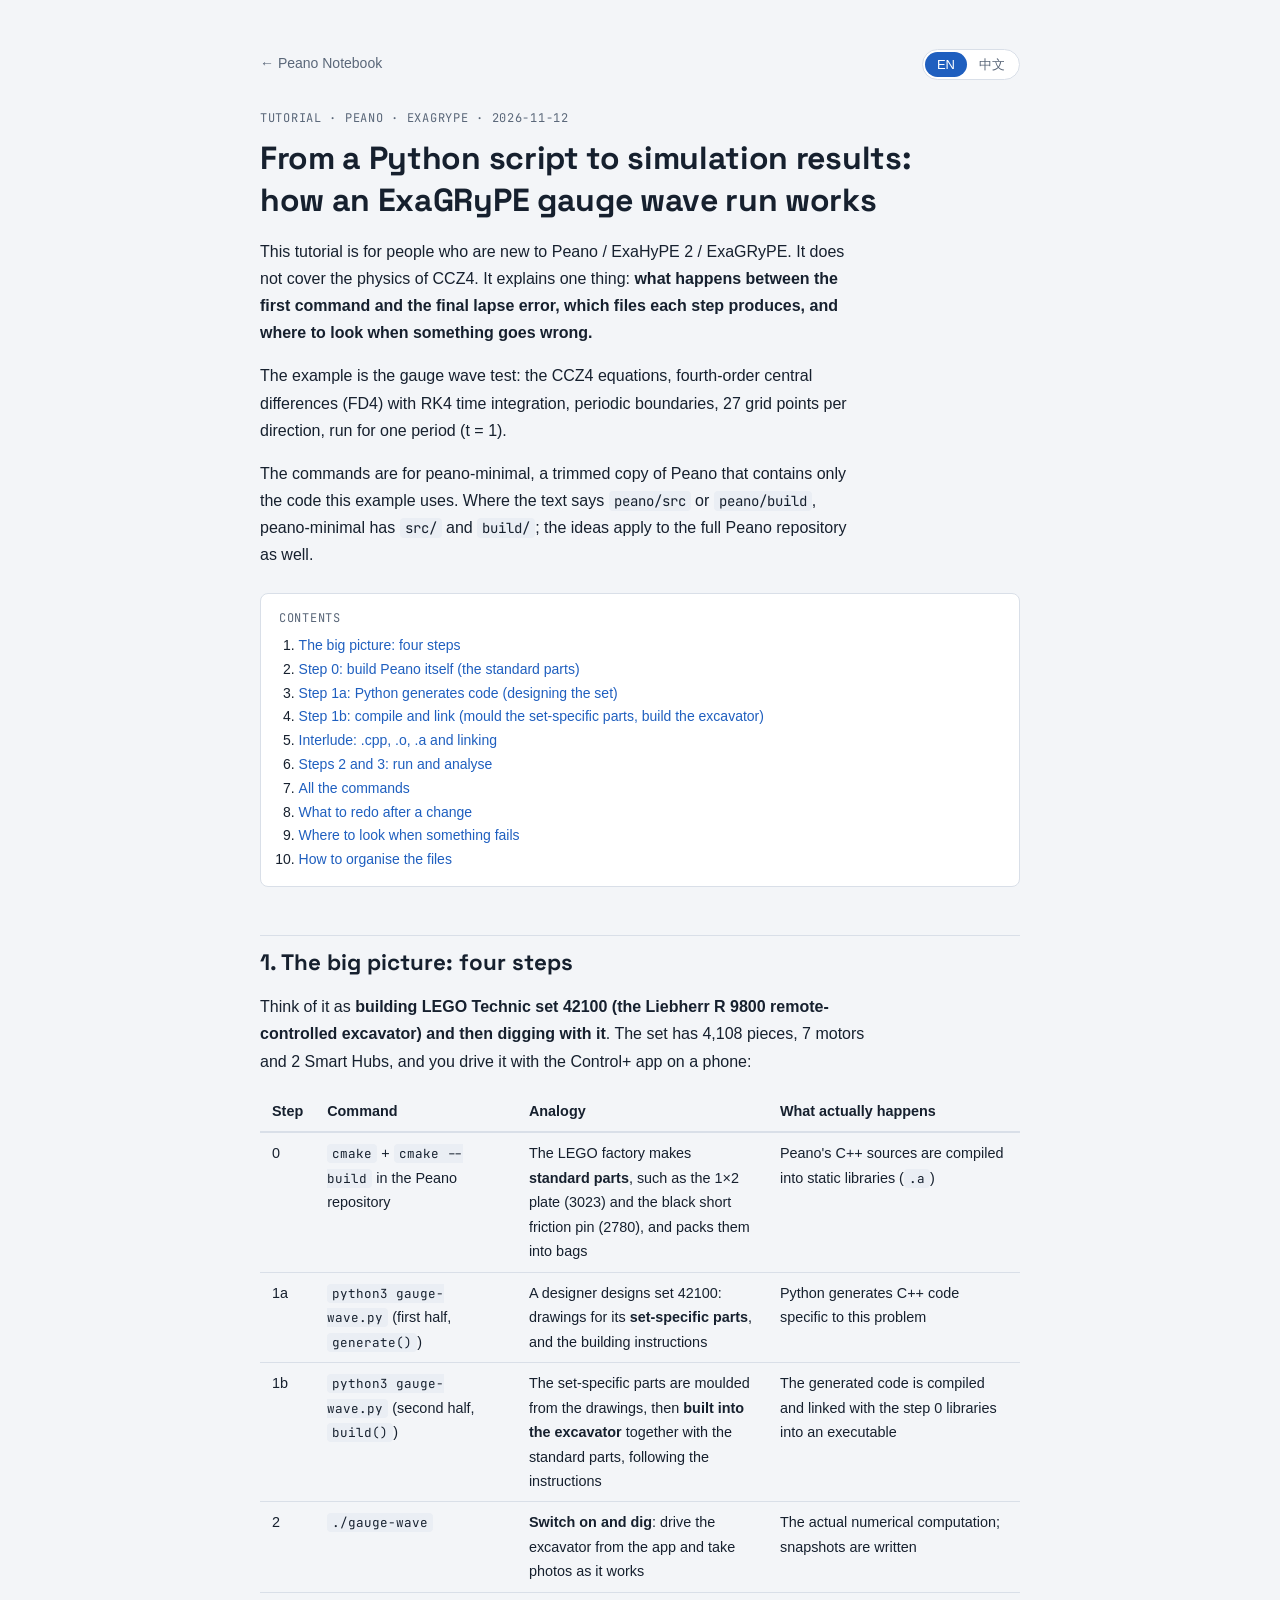
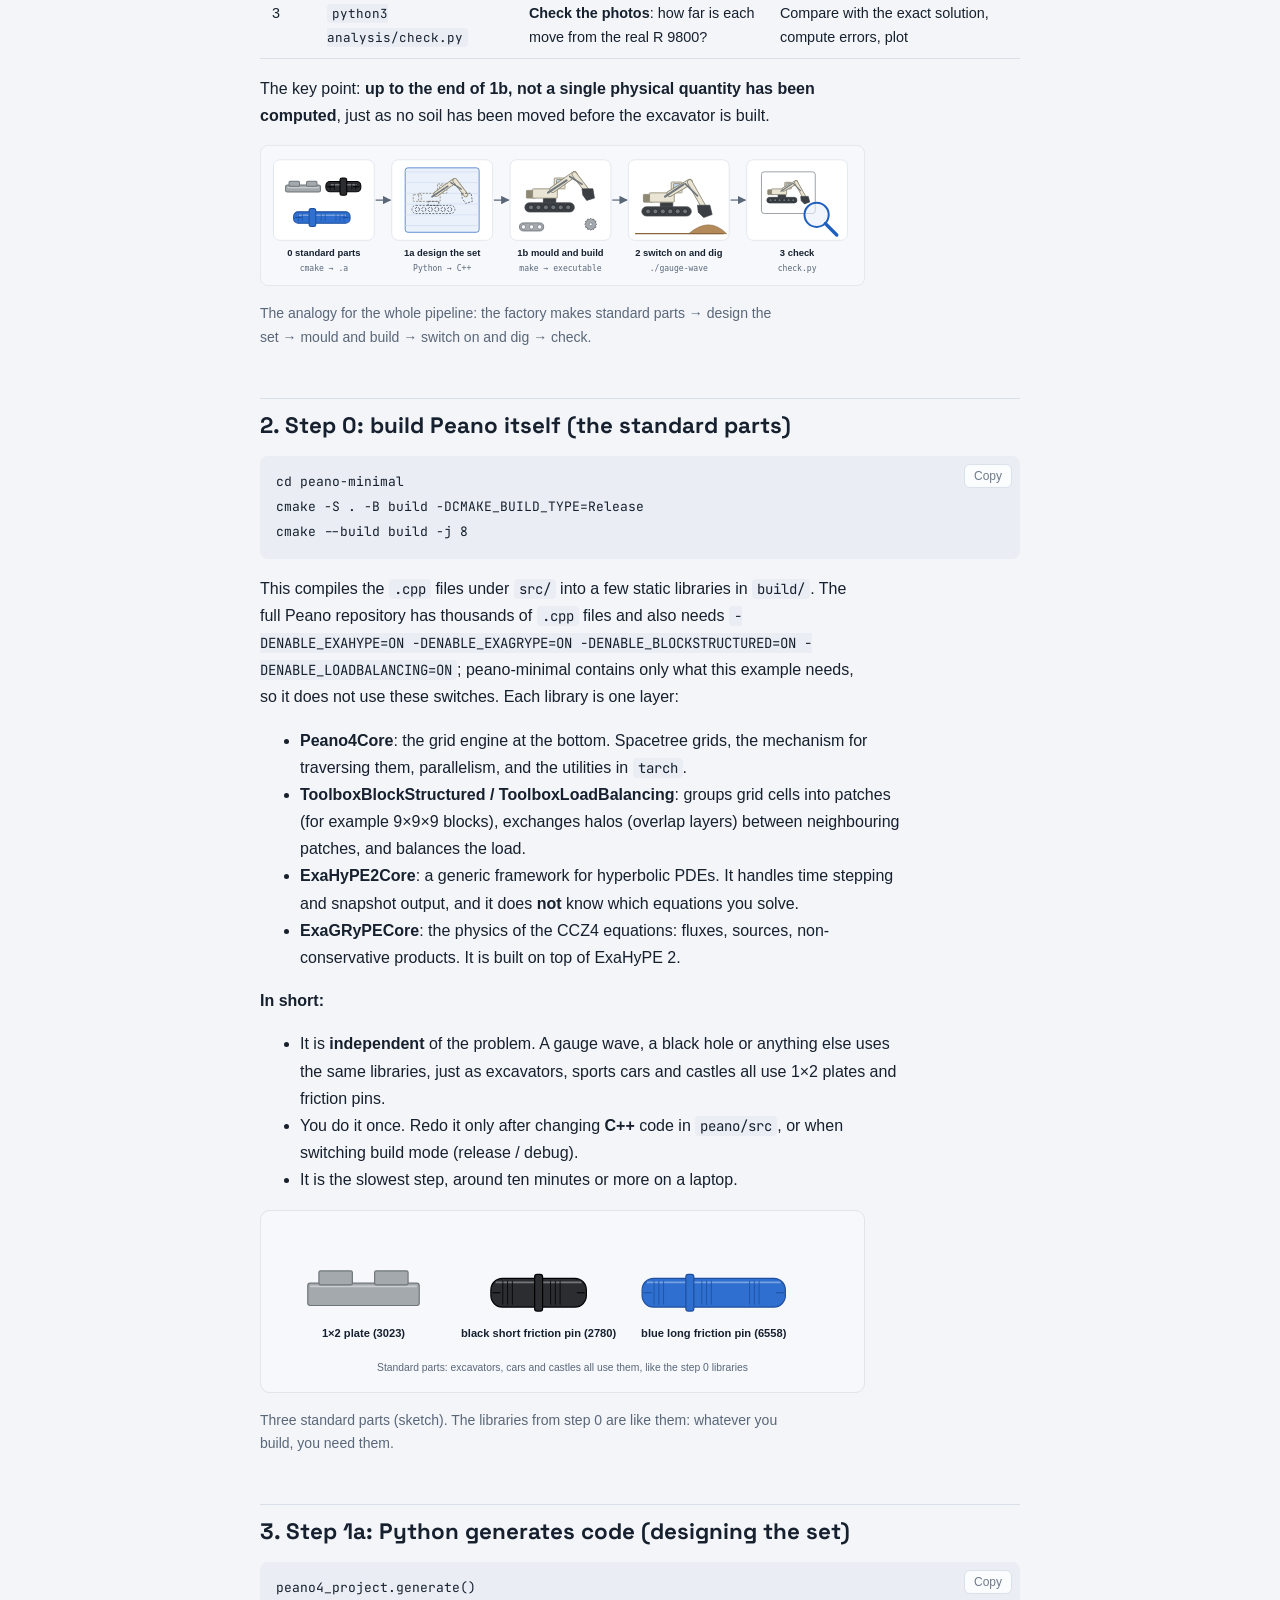
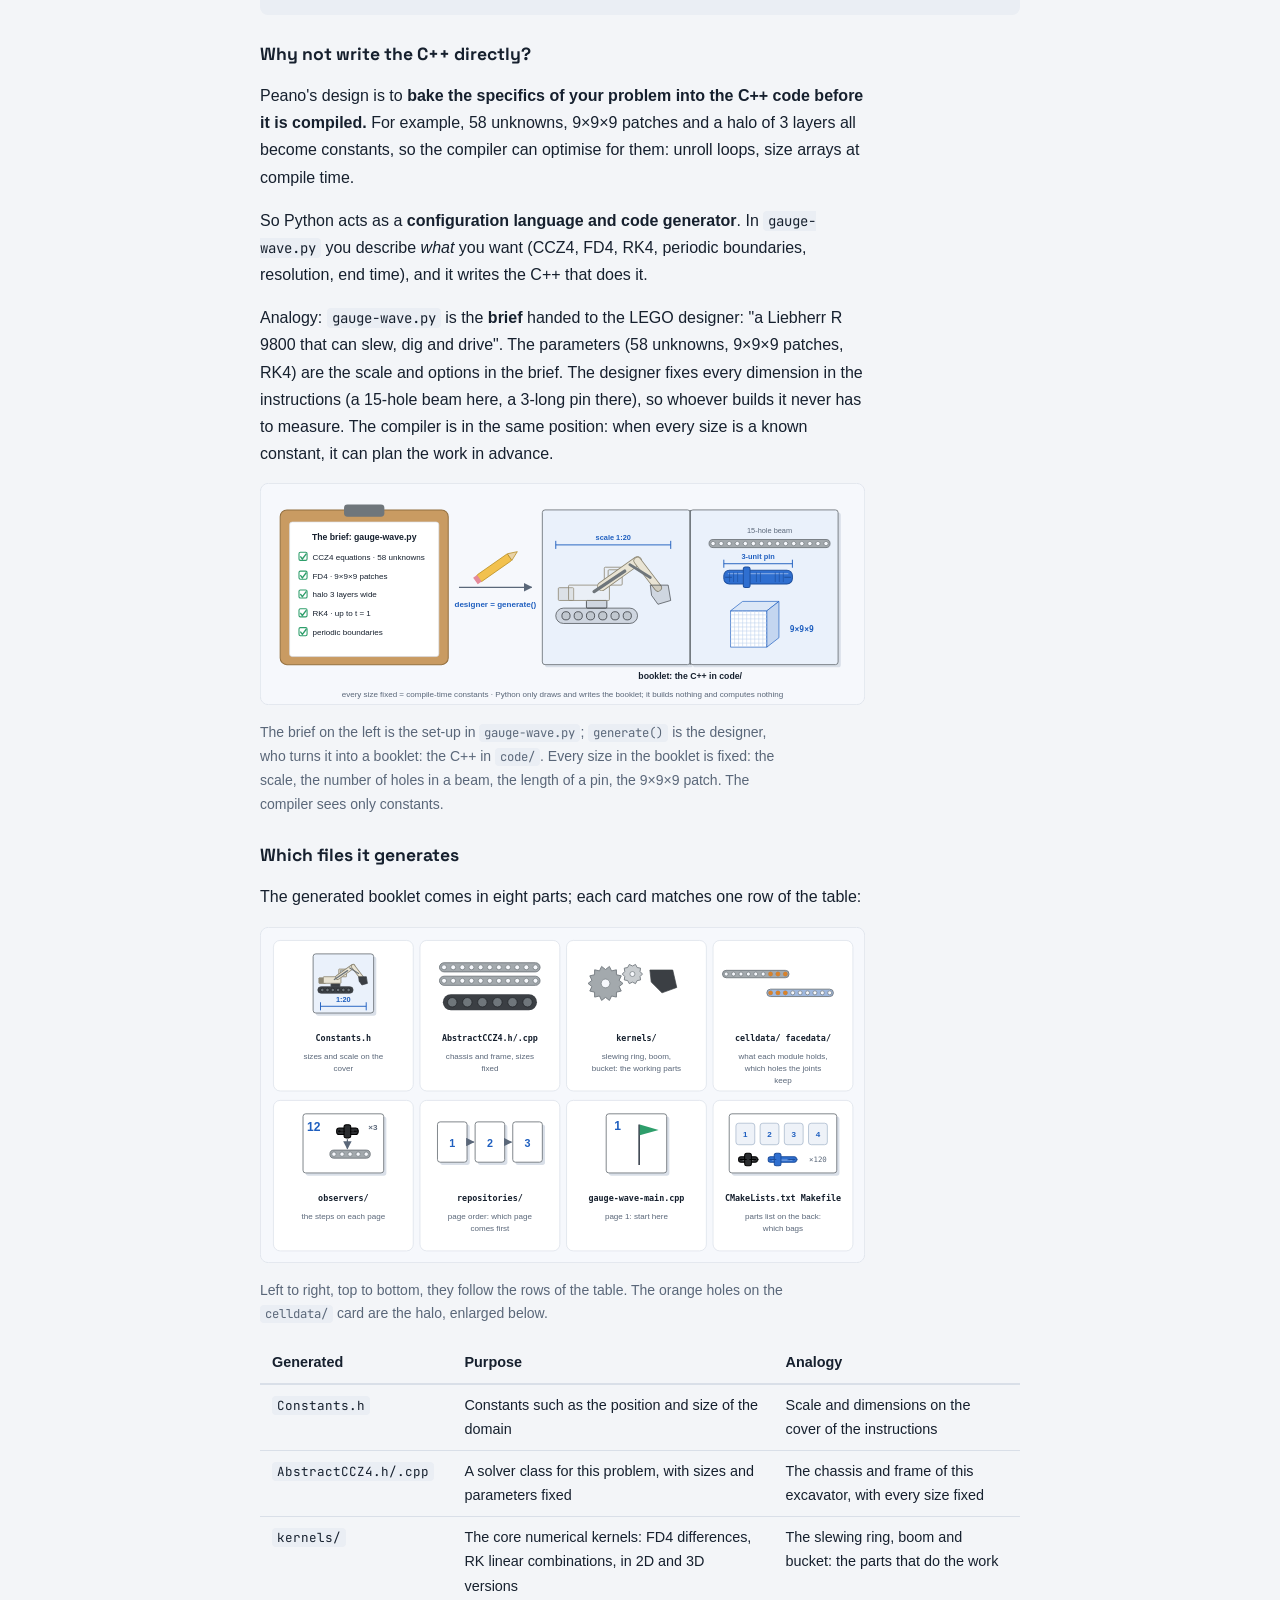
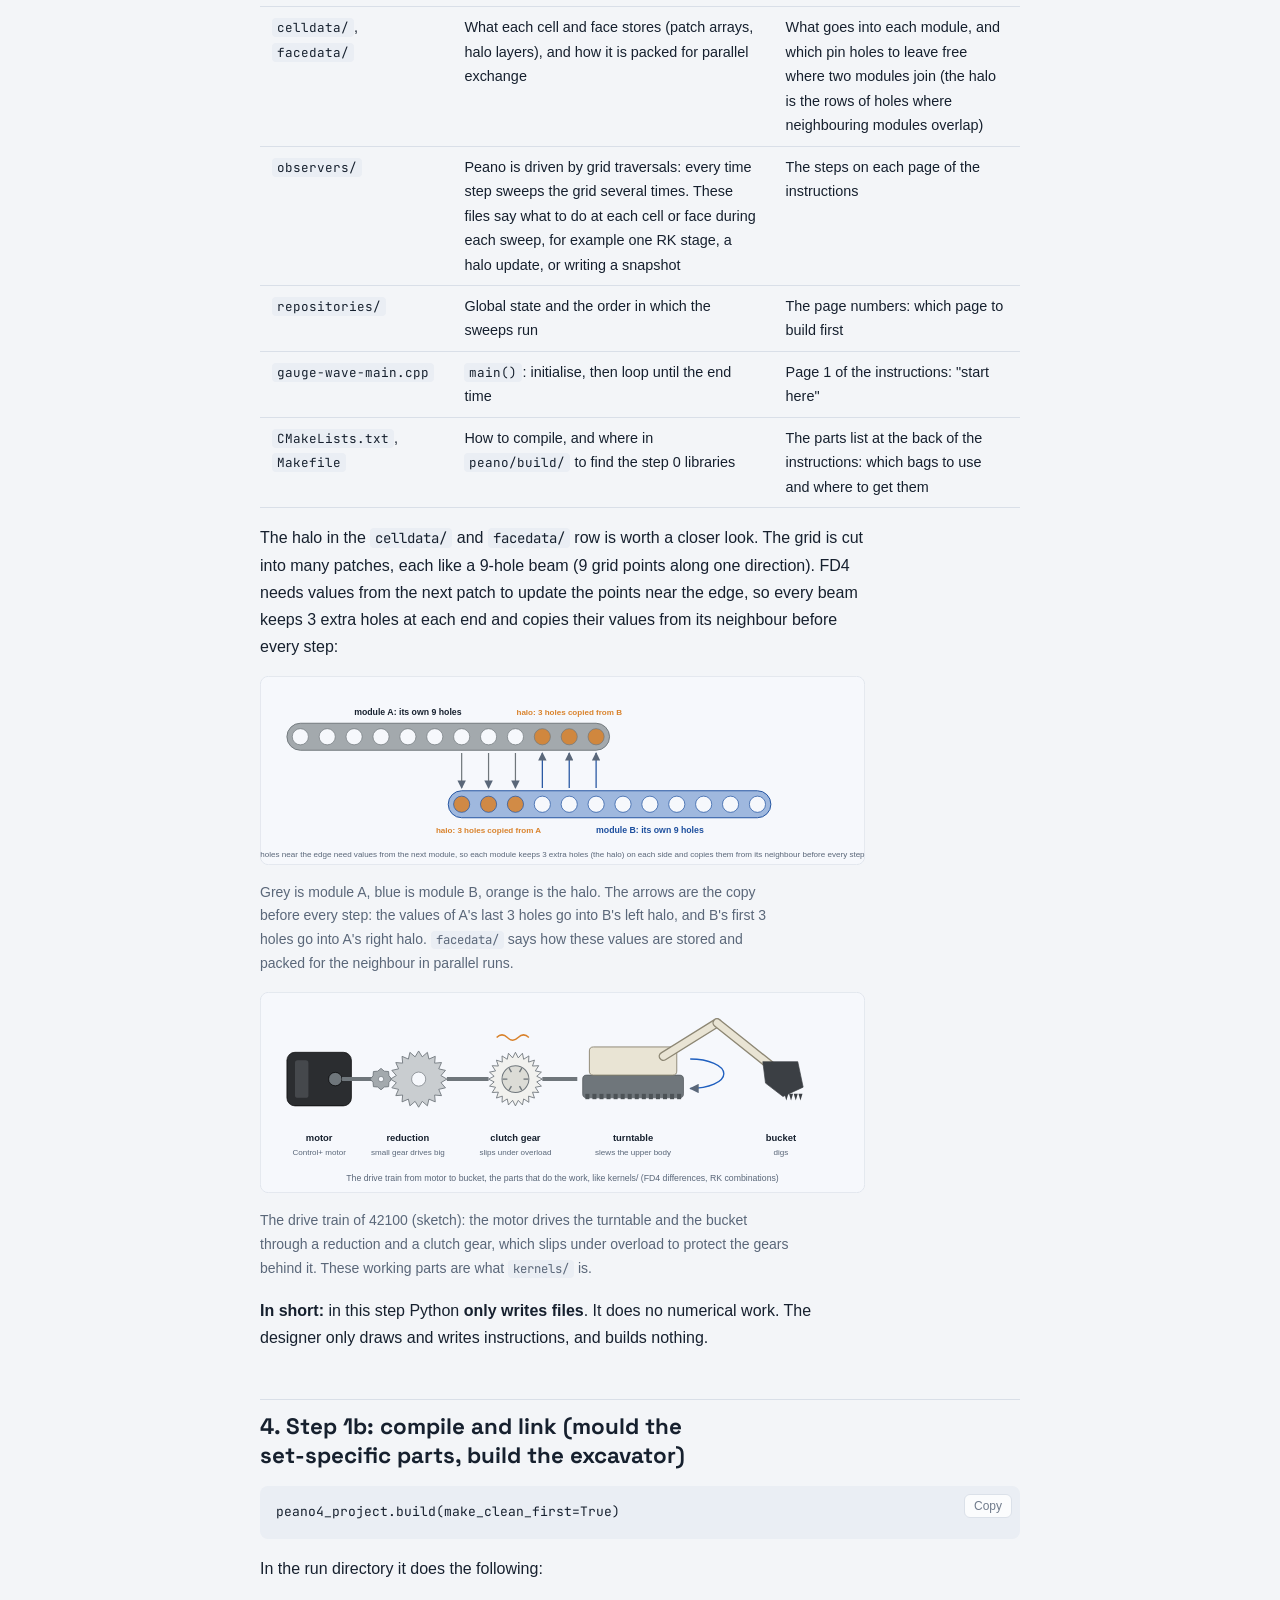
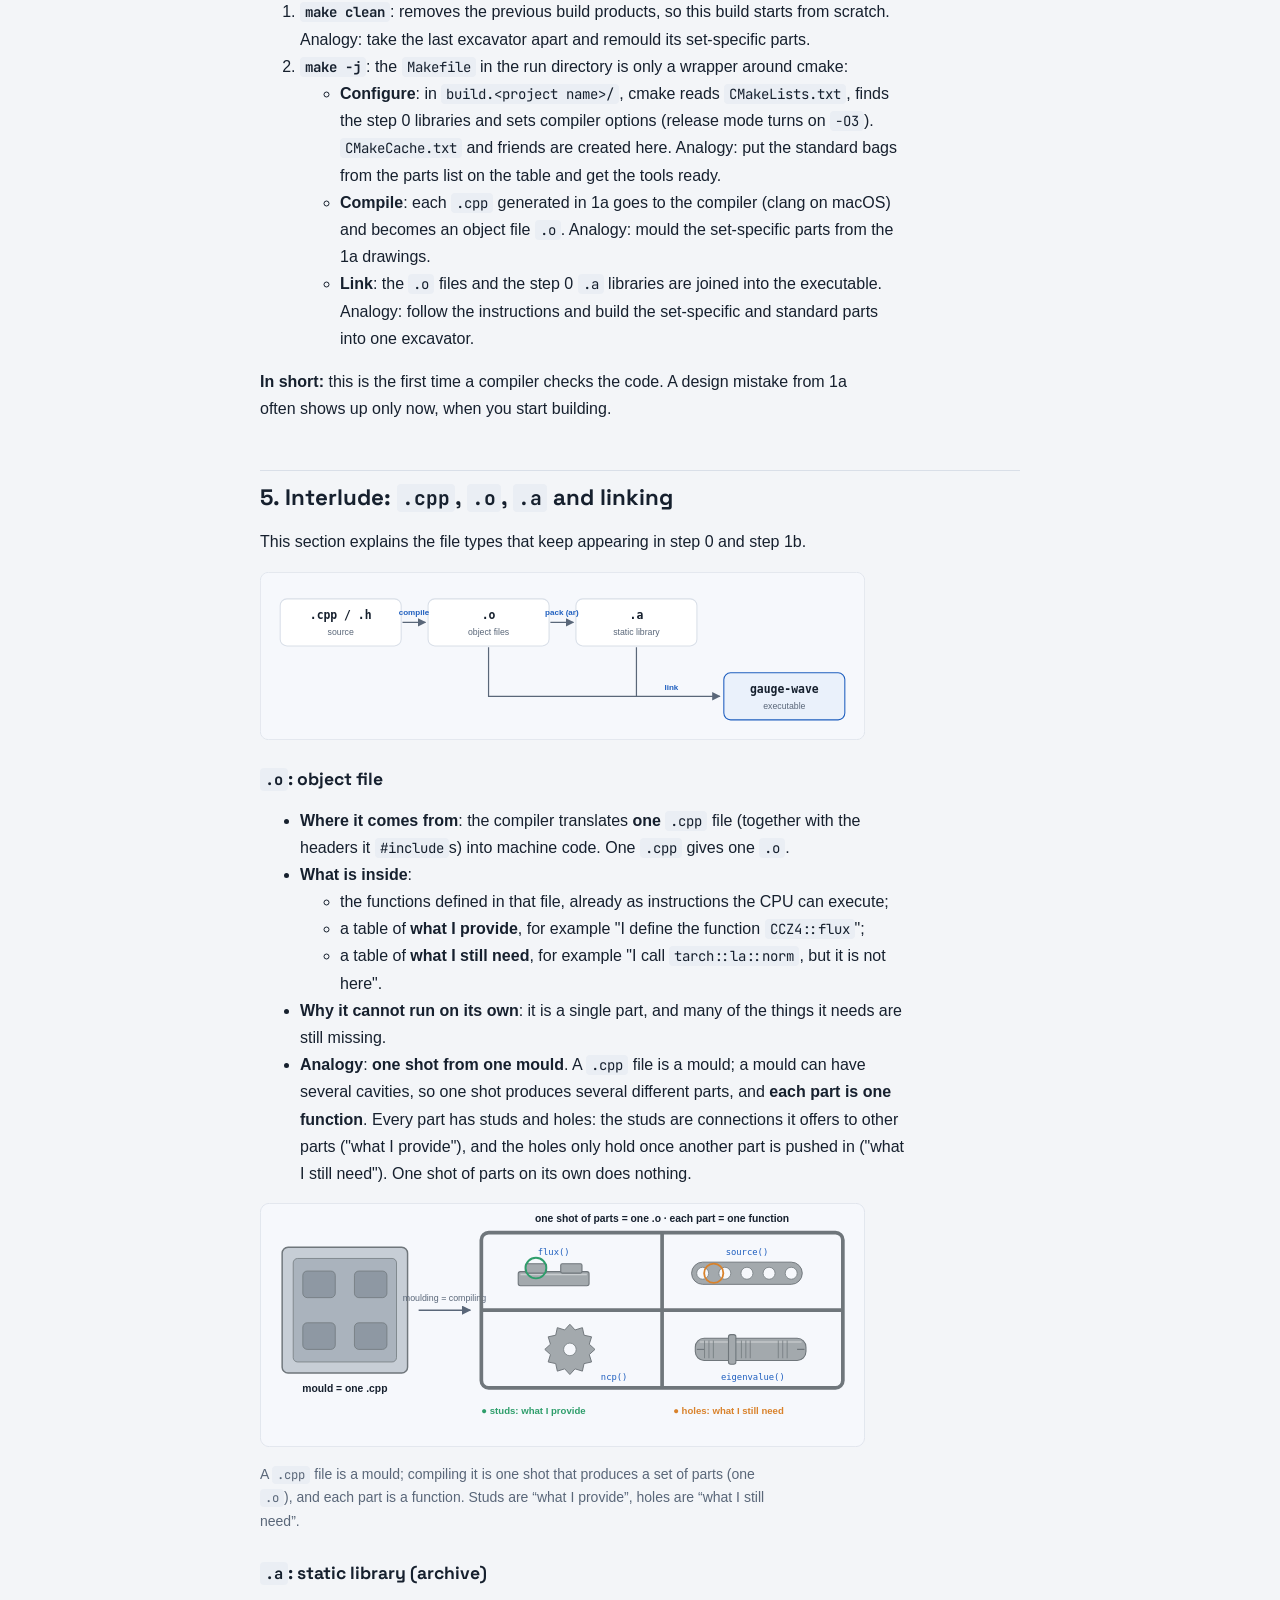
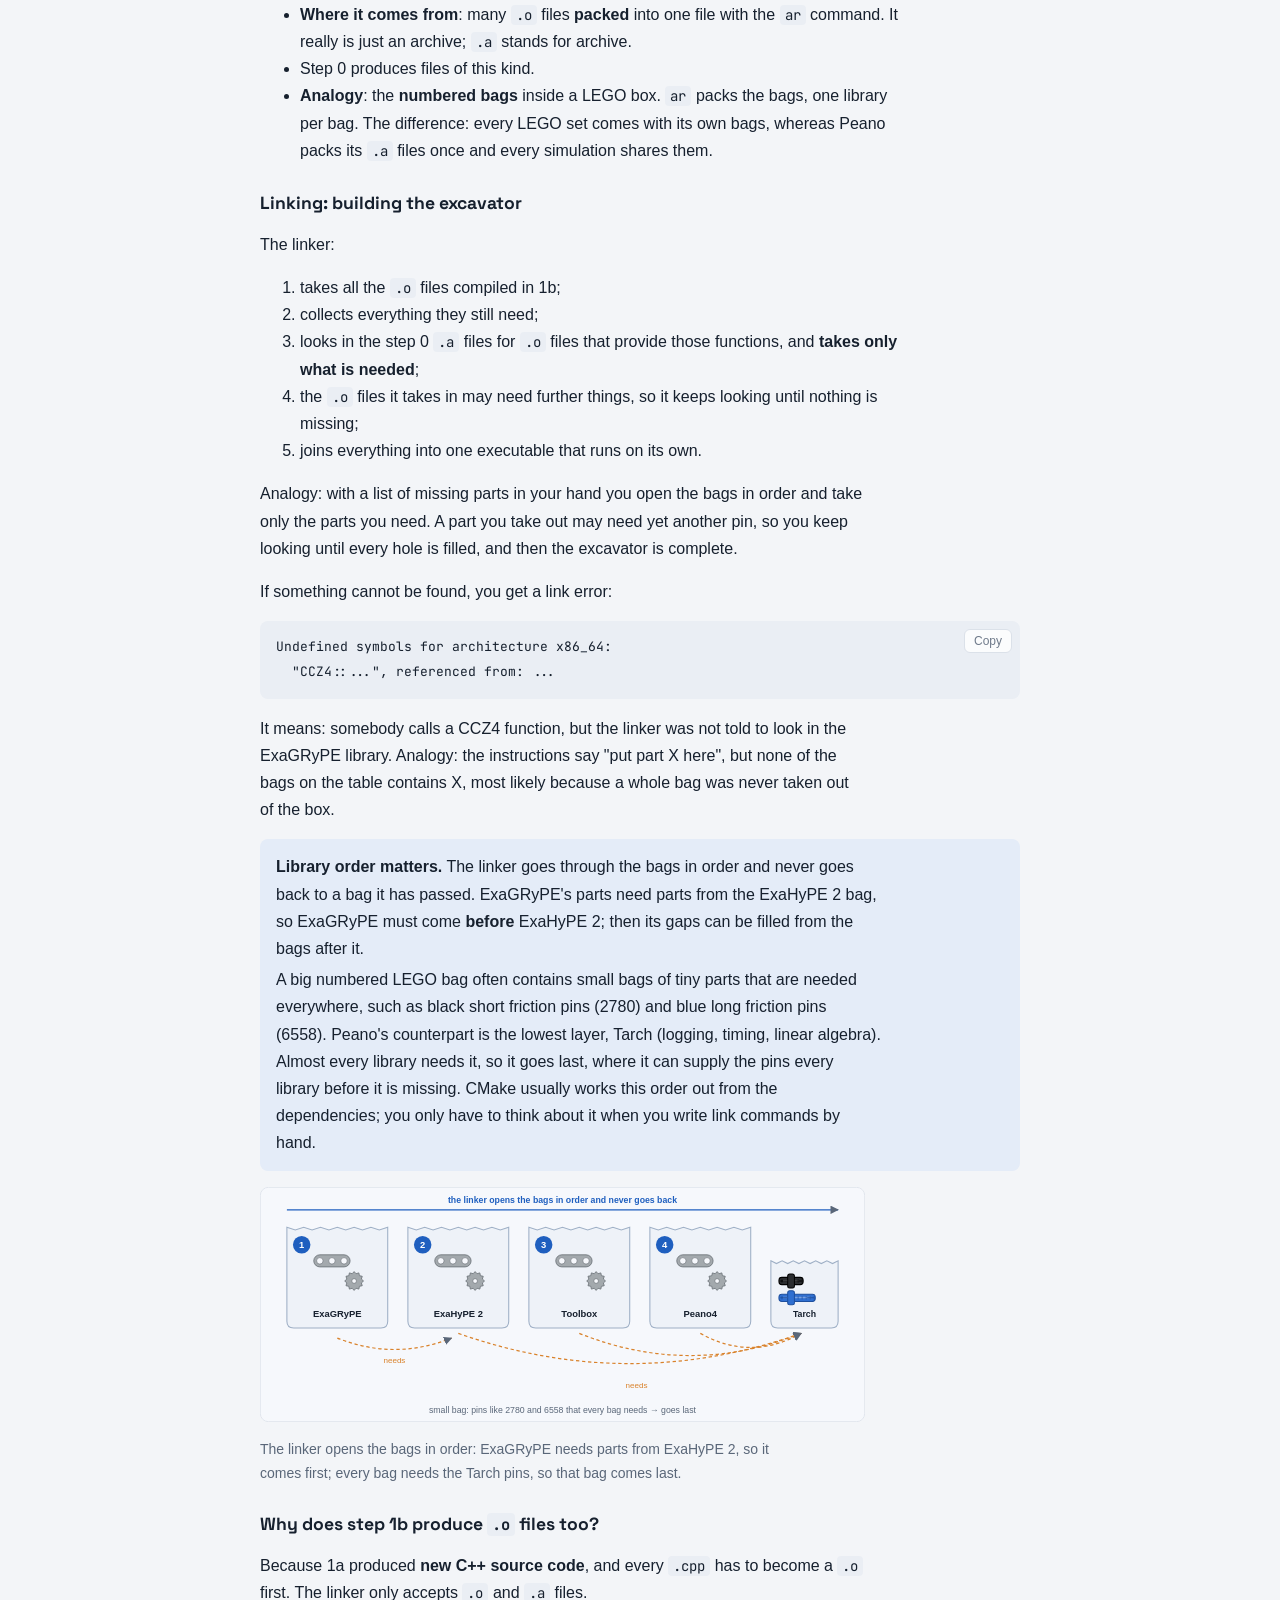
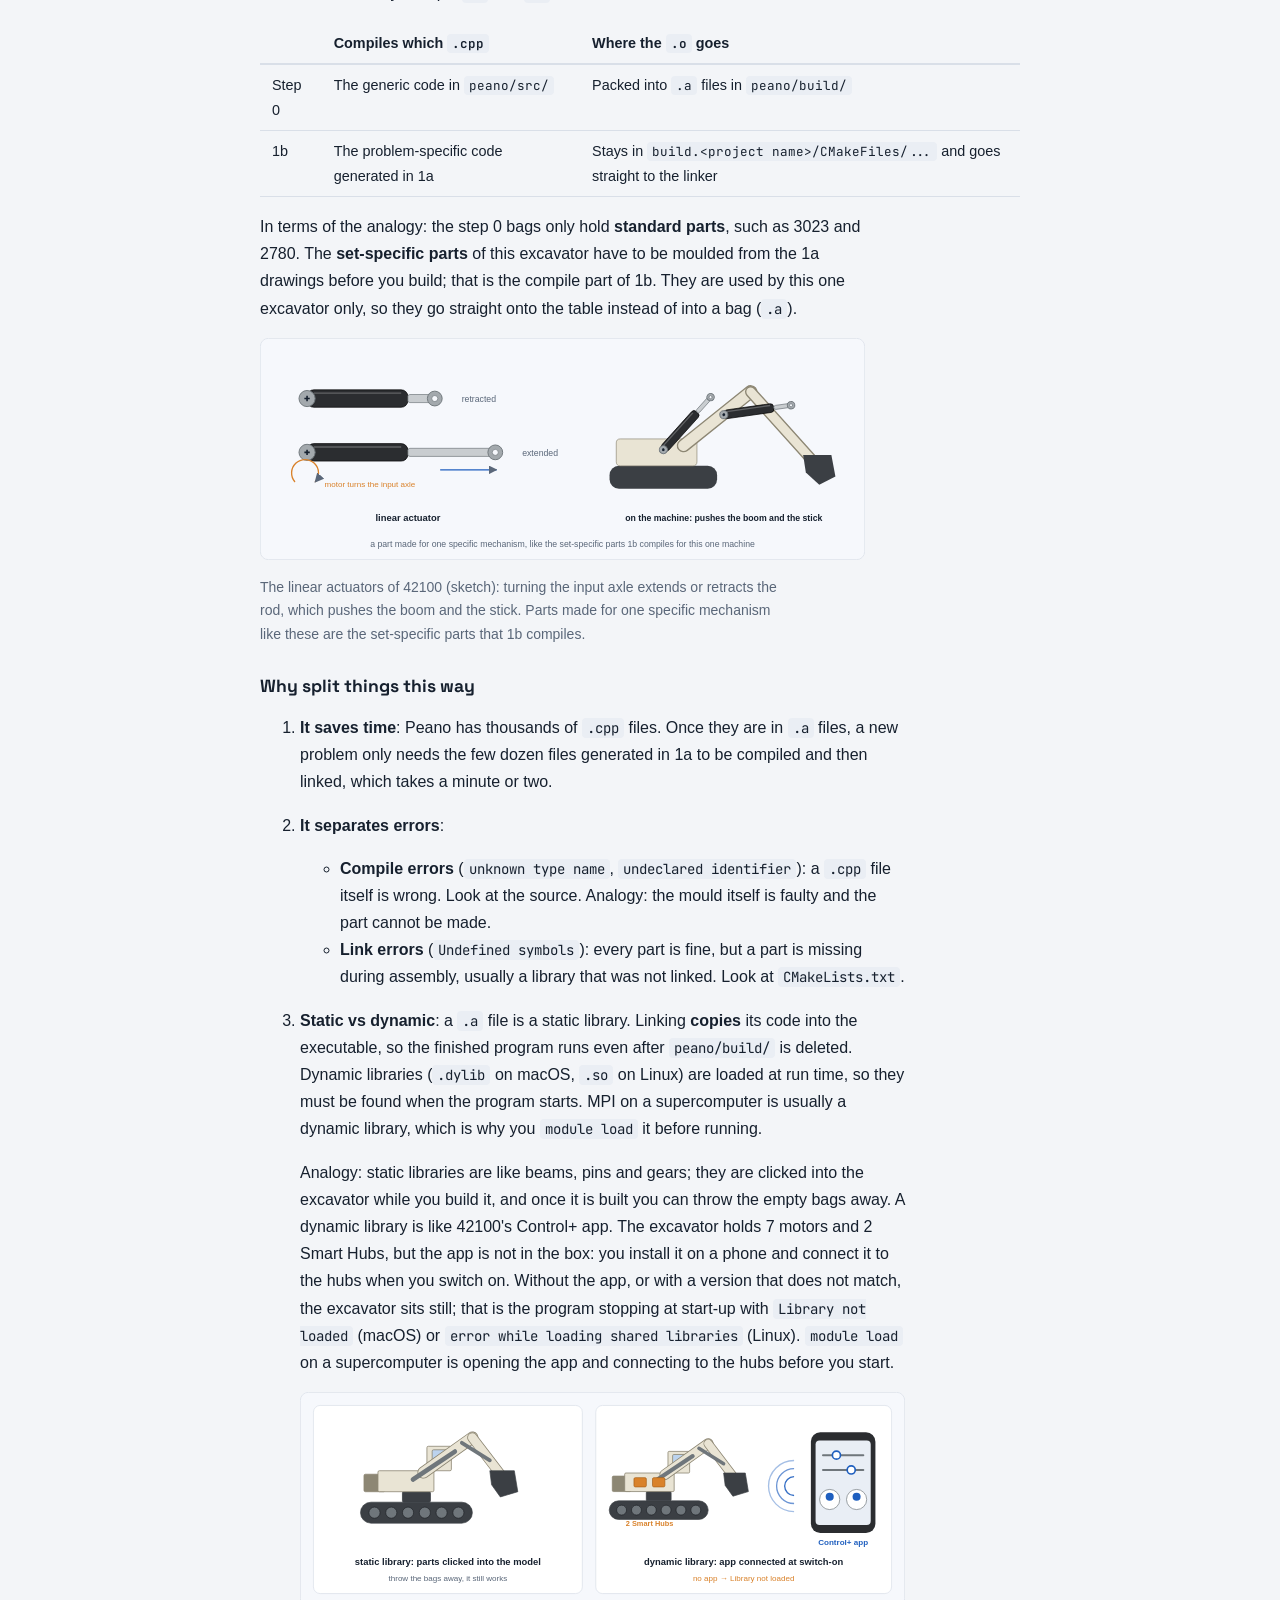
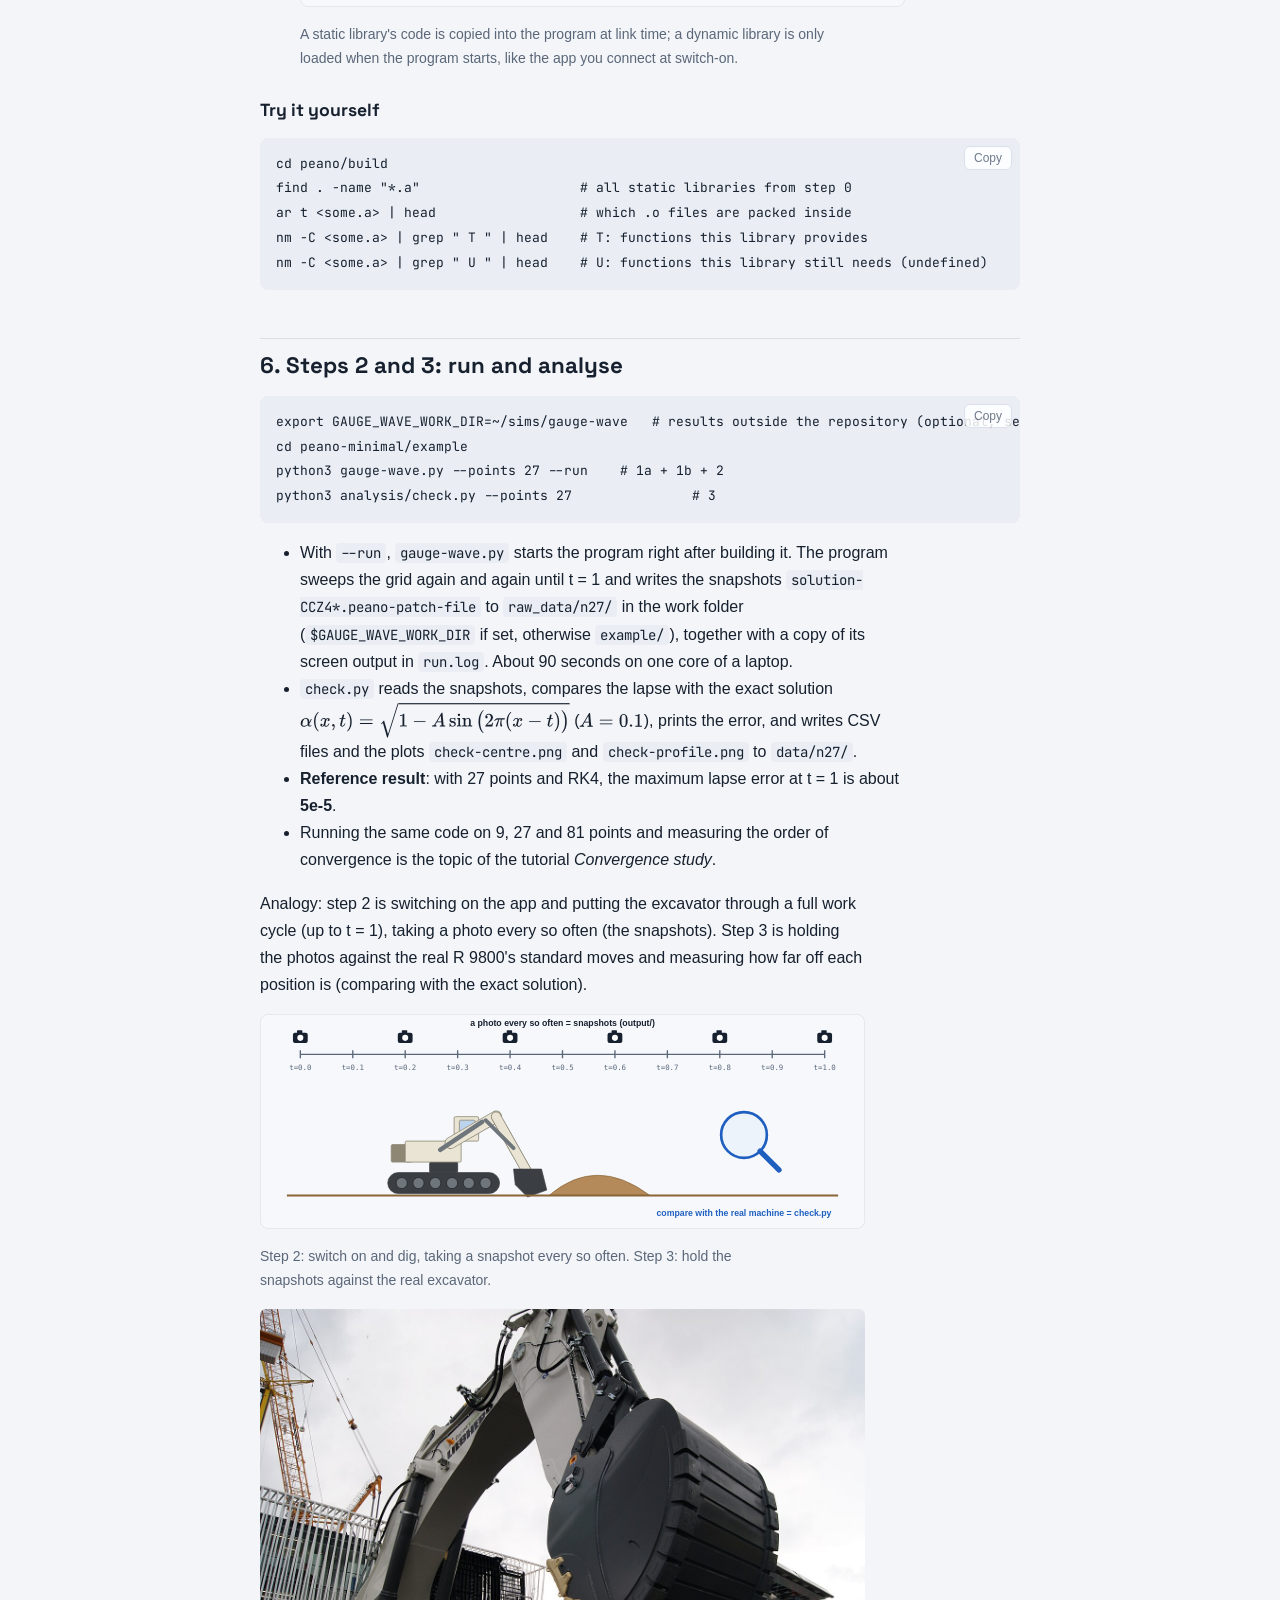
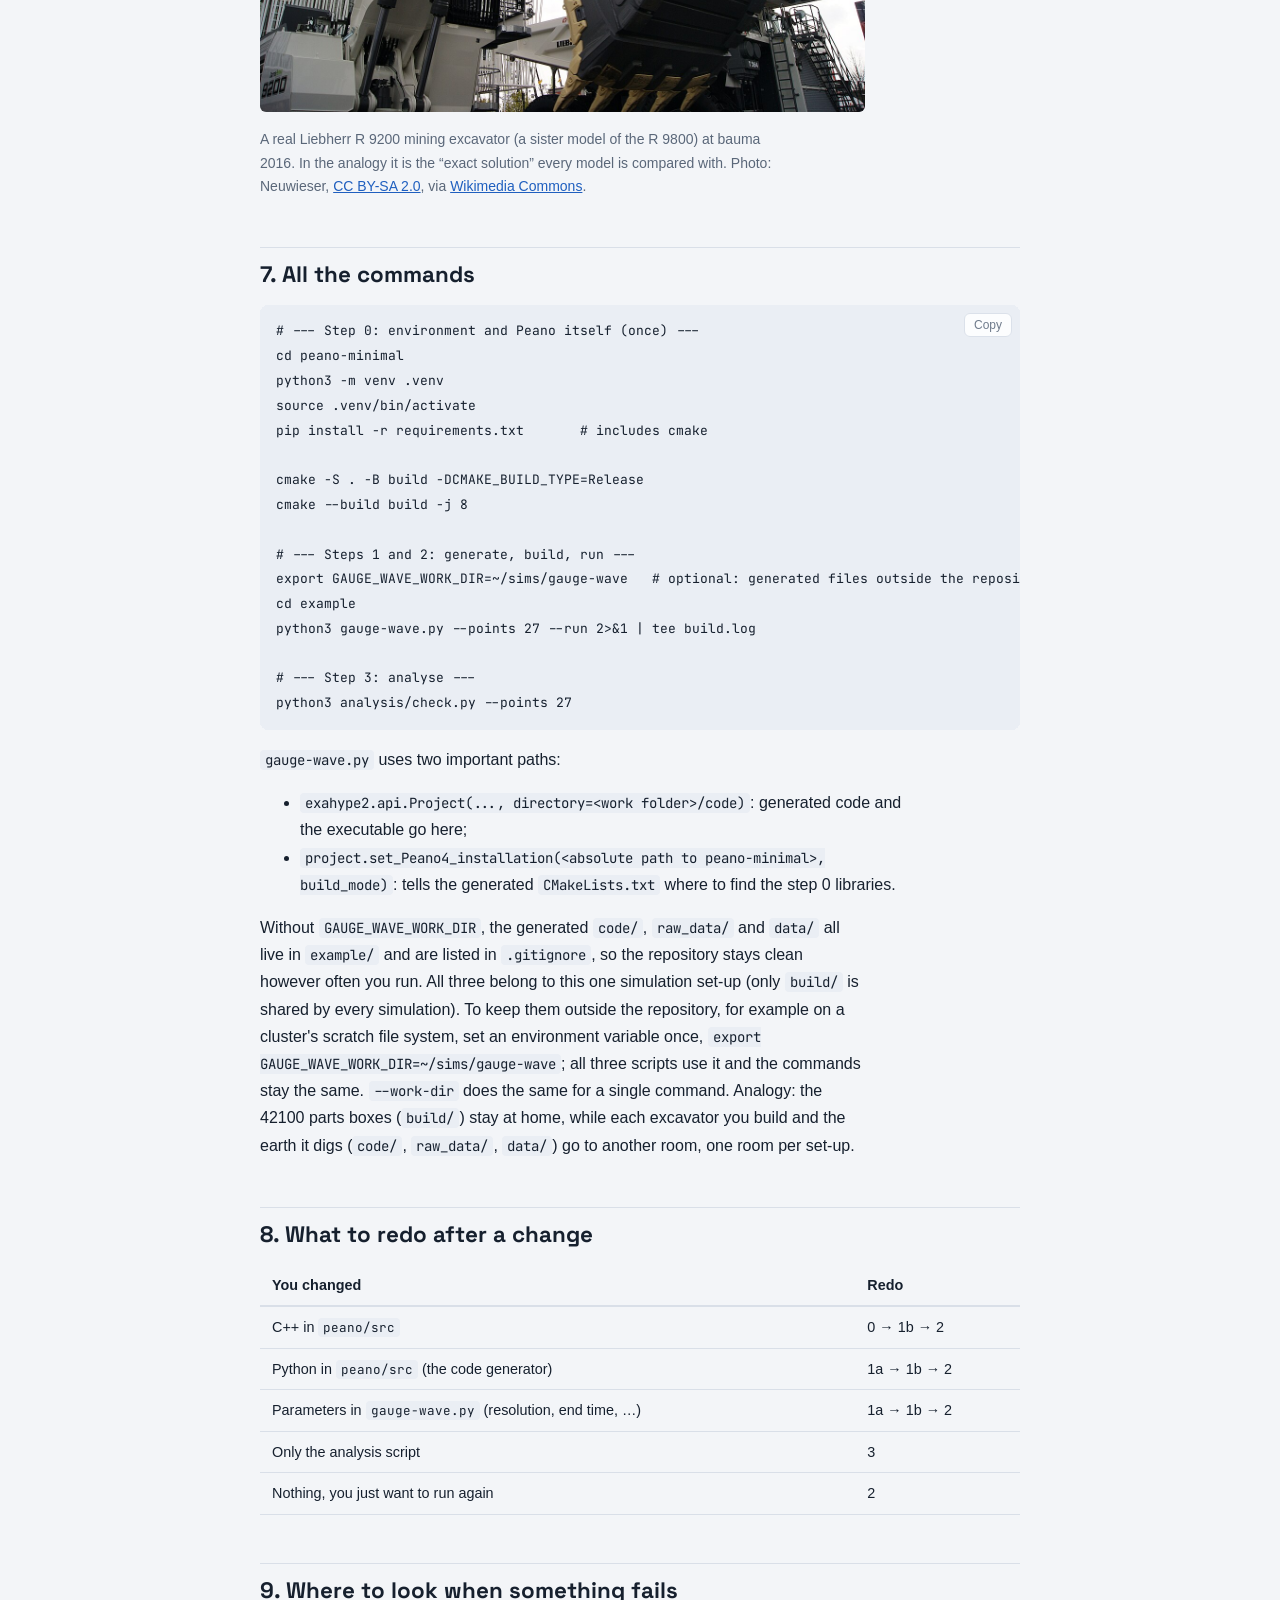
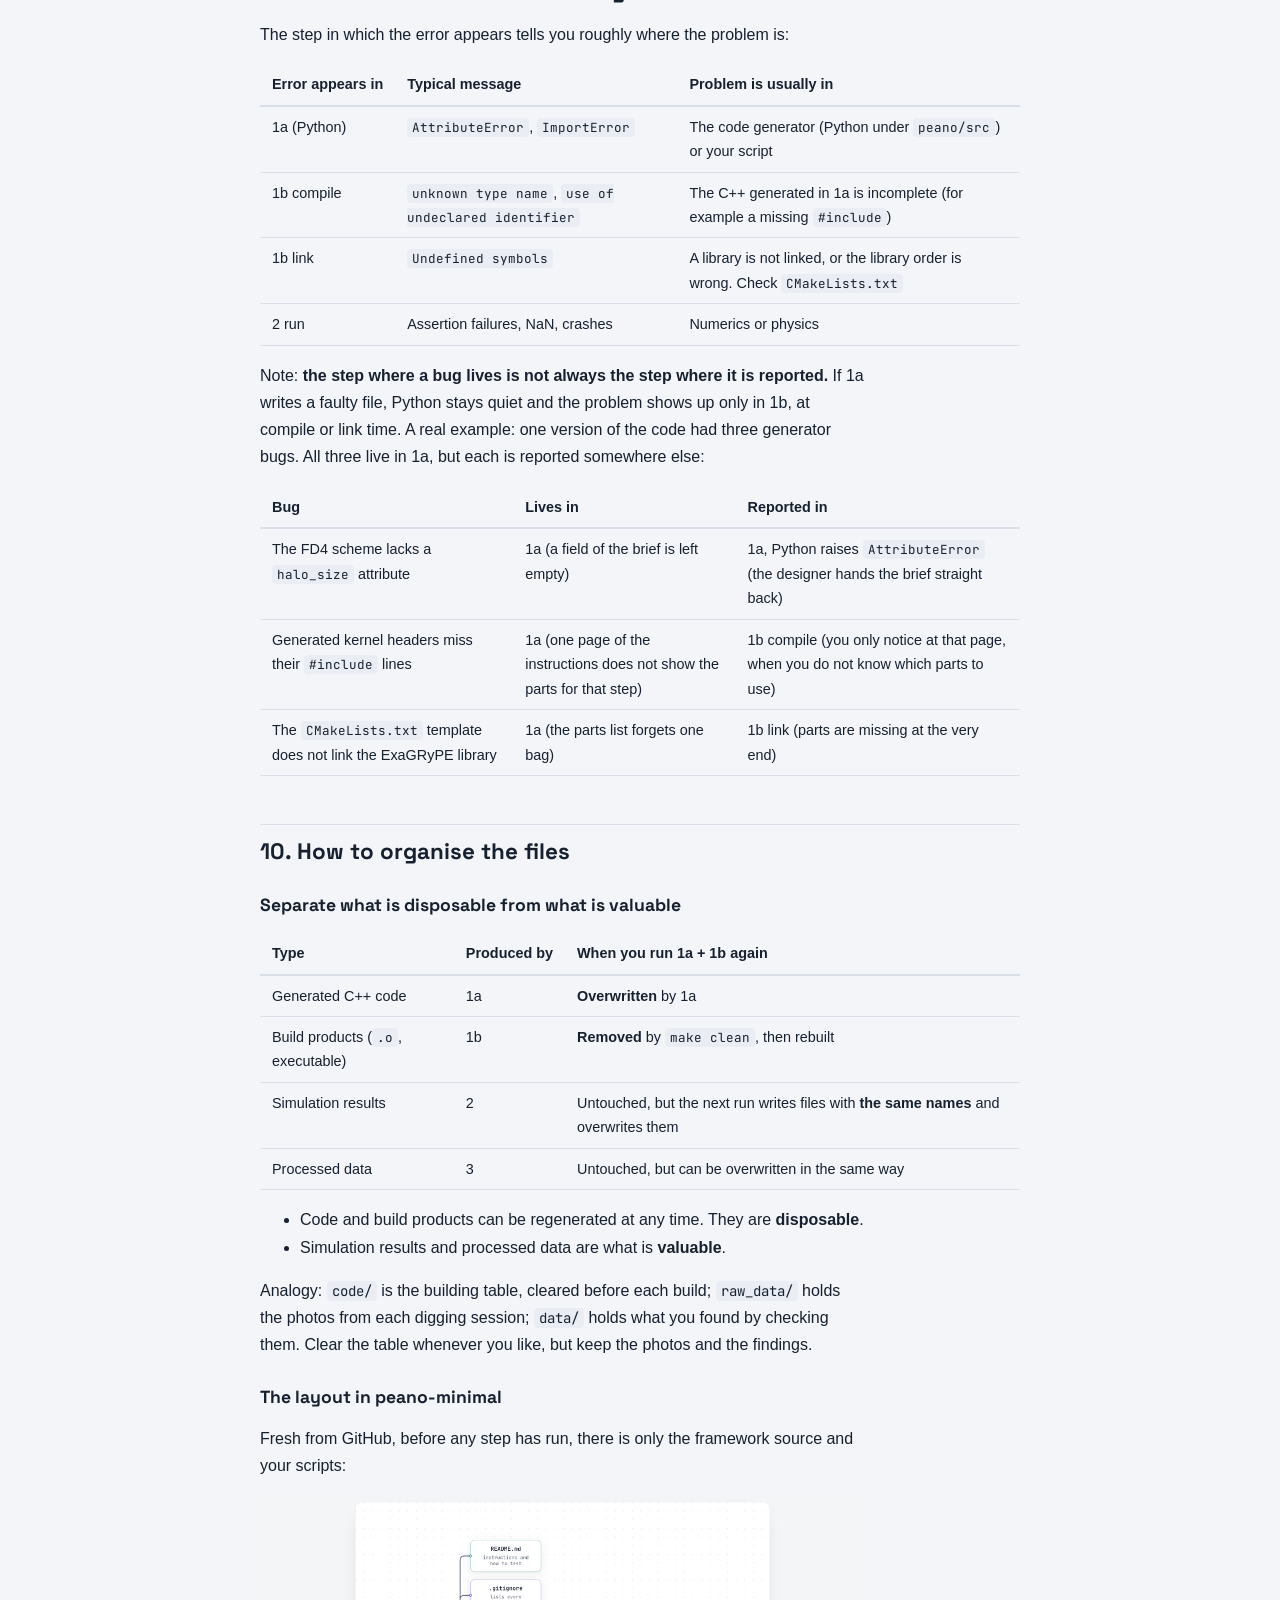
<file: tutorials/tutorial-gauge-wave-pipeline.html>
<!doctype html>
<html lang="en">
<head>
<meta charset="utf-8">
<meta name="viewport" content="width=device-width,initial-scale=1,viewport-fit=cover">
<title>From a Python script to simulation results</title>
<link rel="stylesheet" href="https://fonts.googleapis.com/css2?family=JetBrains+Mono:wght@400;500&family=Space+Grotesk:wght@500;600;700&display=swap">
<link rel="stylesheet" href="site.css">
<script src="i18n.js"></script>
</head>
<body>
<main class="wrap">
  <div class="topbar"><a class="back" href="index.html"><span data-lang="zh-CN">← Peano 学习图册</span><span data-lang="en">← Peano Notebook</span></a><div class="lang-switch" role="group" aria-label="Language / 语言"><button type="button" data-lang-btn="en" aria-pressed="true">EN</button><button type="button" data-lang-btn="zh-CN" aria-pressed="false">中文</button></div></div>
  <p class="eyebrow"><span data-lang="zh-CN">教程</span><span data-lang="en">Tutorial</span> · peano · exagrype · 2026-11-12</p>
  <nav class="toc" id="toc" hidden aria-label="contents"><p><span data-lang="zh-CN">目录</span><span data-lang="en">Contents</span></p><ol id="toc-list"></ol></nav>
  <article class="article" id="article"></article>
</main>
<script type="text/markdown" id="md-zh-CN">
# 从 Python 脚本到模拟结果：ExaGRyPE gauge wave 是怎么跑起来的

这篇教程面向刚接触 Peano / ExaHyPE 2 / ExaGRyPE 的人。它不讲 CCZ4 的物理，而是讲清楚一件事：
**从敲下第一条命令到拿到 lapse 误差，中间每一步在干什么、产生了哪些文件、出错时该去哪里找。**

例子是 gauge wave（规范波）测试：CCZ4 方程，四阶中心差分（FD4）加 RK4 时间积分，周期边界，每个方向 27 个网格点，跑一个周期（t = 1）。

命令以 peano-minimal 为准：它是 Peano 的精简版，只包含这个算例用到的代码。文中说的 `peano/src`、`peano/build` 对应 peano-minimal 里的 `src/`、`build/`，道理对完整的 Peano 仓库同样适用。

---

## 1. 全景：四个步骤

可以把整件事类比成**拼一台乐高 Technic 42100（Liebherr R 9800 遥控挖掘机），然后开着它挖土**。这一套有 4,108 个零件、7 个电机、2 个 Smart Hub，用手机上的 Control+ app 遥控：

| 步骤 | 命令 | 类比 | 实际在做什么 |
|---|---|---|---|
| 0 | 在 Peano 仓库里 `cmake` + `cmake --build` | 乐高工厂生产**通用零件**，比如 1×2 板（3023）、黑色短摩擦销（2780），装成分包 | 把 Peano 的 C++ 源码编译成静态库 `.a` |
| 1a | `python3 gauge-wave.py`（前半段 `generate()`） | 设计师设计 42100 这一套：画出**专属零件**的图纸，写好说明书 | Python 生成针对这个问题的 C++ 代码 |
| 1b | `python3 gauge-wave.py`（后半段 `build()`） | 按图纸压出专属零件，再和通用零件一起**照说明书拼成整车** | 编译生成的代码，和第 0 步的库链接成可执行文件 |
| 2 | `./gauge-wave` | **开机挖土**：打开 app 遥控挖掘机干活，边挖边拍照 | 真正的数值计算，输出快照 |
| 3 | `python3 analysis/check.py` | **对照照片检查**：和真 R 9800 的动作比，差多少 | 和精确解比较，算误差、画图 |

最重要的一点：**到 1b 结束为止，一个物理量都还没算过。** 就像挖掘机拼好之前，一铲土都还没挖。

![整个流程的乐高类比](content/img/lego/overview.zh-CN.svg)

*整个流程的类比：工厂生产通用零件 → 设计这一套 → 压零件、拼整车 → 开机挖土 → 对照检查。*


---

## 2. 第 0 步：编译 Peano 本体（通用零件）

```bash
cd peano-minimal
cmake -S . -B build -DCMAKE_BUILD_TYPE=Release
cmake --build build -j 8
```

这一步把 `src/` 下的 `.cpp` 编译成几个静态库，放在 `build/`。完整的 Peano 仓库有几千个 `.cpp`，还要额外打开 `-DENABLE_EXAHYPE=ON -DENABLE_EXAGRYPE=ON -DENABLE_BLOCKSTRUCTURED=ON -DENABLE_LOADBALANCING=ON`；peano-minimal 只包含这个算例需要的代码，不用这些开关。每个库负责一层：

- **Peano4Core**：最底层的网格引擎，负责 spacetree 网格、遍历网格的机制和并行，还包括 `tarch` 里的各种工具函数。
- **ToolboxBlockStructured / ToolboxLoadBalancing**：把网格单元组织成 patch（例如 9×9×9 的小块），在相邻 patch 之间交换 halo（重叠层），并做负载均衡。
- **ExaHyPE2Core**：通用的双曲型方程求解框架，负责时间步进的流程和输出快照。它**不知道**你解的是什么方程。
- **ExaGRyPECore**：CCZ4 方程本身的物理实现，包括通量、源项、非守恒项等。它建立在 ExaHyPE 2 之上。

**特点：**

- 和具体问题**无关**。不管跑 gauge wave、黑洞还是别的，用的都是同一批库。就像 1×2 板和摩擦销，挖掘机、跑车、城堡都要用。
- 只做一次。只有改了 `peano/src` 里的 **C++** 代码，或者换了编译模式（release / debug），才需要重做。
- 最慢，在笔记本上大约要十几分钟。

![三种通用零件](content/img/lego/parts.zh-CN.svg)

*三种通用零件（示意图）。第 0 步编译出的库就像它们：不管拼什么都要用。*

---

## 3. 第 1a 步：Python 生成代码（设计这一套）

```python
peano4_project.generate()
```

### 为什么要多这一步，不直接写 C++？

Peano 的设计思路是：**把问题的具体参数在编译前就写死进 C++ 代码。** 比如未知量有 58 个、patch 是 9×9×9、halo 宽 3 层，这些都写成常数，编译器就能针对它们优化，比如展开循环、在编译期确定数组大小。

所以 Python 在这里扮演的是**配置语言加代码生成器**：你在 `gauge-wave.py` 里描述"要什么"（CCZ4 方程、FD4 格式、RK4、周期边界、分辨率、结束时间），它替你写出"怎么做"的 C++。

类比：`gauge-wave.py` 是交给乐高设计师的**需求单**："做一台 Liebherr R 9800，要能回转、能挖、能走"。参数（58 个未知量、9×9×9 的 patch、RK4）就是需求单上的比例和配置。设计师把每个尺寸都在说明书里定死，比如这里用 15 孔的梁、那里用 3 单位的销，拼的人就不用现场量。编译器也是这样：尺寸都是已知常数，它就能提前把活安排好。

![需求单交给设计师，画出尺寸全部定死的说明书](content/img/lego/brief.zh-CN.svg)

*左边的需求单就是 `gauge-wave.py` 里的设置；`generate()` 是设计师，把它变成一本说明书，也就是 `code/` 里的 C++。说明书上每个尺寸都已标死：比例、梁的孔数、销的长度、patch 的 9×9×9，编译器拿到的全是常数。*

### 生成了哪些文件

生成的说明书可以拆成下面八个部分，每张卡片对应表格里的一行：

![说明书的八个部分](content/img/lego/booklet.zh-CN.svg)

*从左上到右下依次对应表格各行。`celldata/` 卡片里橙色的孔就是 halo，下面有放大图。*



| 生成物 | 作用 | 类比 |
|---|---|---|
| `Constants.h` | 计算域的位置和大小等常数 | 说明书封面上的尺寸和比例 |
| `AbstractCCZ4.h/.cpp` | 这次问题专用的求解器类，大小和参数都写死在里面 | 这台挖掘机的底盘和车架设计，尺寸都已定死 |
| `kernels/` | 数值格式的核心计算：FD4 差分、RK 线性组合等，分 2D 和 3D 两个版本 | 回转机构、动臂和挖斗：真正干活的部分 |
| `celldata/`、`facedata/` | 每个网格单元和每个面上存什么数据（patch 数组、halo 层），以及并行时怎么打包发送 | 每个模块上装什么，以及两个模块的接合处要预留哪些销孔（halo 就是相邻模块重叠的那几排孔） |
| `observers/` | Peano 是"遍历网格"驱动的：每个时间步要把网格扫好几遍。这里规定每一遍扫到每个单元或面时做什么，比如算 RK 的某一阶段、更新 halo、输出快照 | 说明书每一页上的步骤 |
| `repositories/` | 全局状态，以及这些"扫网格"的步骤按什么顺序执行 | 说明书的页码：先拼哪页、后拼哪页 |
| `gauge-wave-main.cpp` | `main()` 函数：初始化，然后循环推进，直到到达结束时间 | 说明书第 1 页："从这里开始" |
| `CMakeLists.txt`、`Makefile` | 怎么编译，以及去 `peano/build/` 的哪里找第 0 步的库 | 说明书背面的零件清单：要用哪些分包，去哪里拿 |

表里 `celldata/`、`facedata/` 那一行的 halo 值得放大看一下。网格被切成很多块 patch，每块就像一根 9 孔的梁（一个方向上 9 个格点）。FD4 算靠边的格点时要用到隔壁 patch 的值，所以每根梁两头各多留 3 个孔，每一步开始前先从邻居那里把值抄过来：

![halo：两根梁重叠的那几个孔](content/img/lego/halo.zh-CN.svg)

*灰色是模块 A，蓝色是模块 B，橙色是 halo。箭头表示每一步开始前的“抄值”：A 最后 3 个孔的值抄进 B 左边的 halo，B 前 3 个孔的值抄进 A 右边的 halo。`facedata/` 规定了这些值怎么存、并行时怎么打包发给邻居。*

![传动链：马达、齿轮、离合齿轮、回转台、挖斗](content/img/lego/drive.zh-CN.svg)

*42100 的传动链（示意图）：马达经过齿轮减速和离合齿轮，带动回转台和挖斗。离合齿轮在阻力太大时打滑，保护后面的齿轮。这一串真正干活的零件对应 `kernels/`。*

**特点：** Python 在这一步**只是写文件**，不做任何数值计算。设计师只画图、写说明书，自己不动手拼。

---

## 4. 第 1b 步：编译和链接（压出专属零件，拼成整车）

```python
peano4_project.build(make_clean_first=True)
```

它在运行目录里依次做这些事：

1. **`make clean`**：清掉上一次的编译产物，保证这次从头编译。类比：把上次拼好的车拆掉，专属零件也回炉重做。
2. **`make -j`**：运行目录里的 `Makefile` 只是一层外壳，它会调用 cmake：
   - **配置**：在 `build.<项目名>/` 里根据 `CMakeLists.txt` 找到第 0 步的库，设置编译选项（release 模式会打开 `-O3` 优化）。`CMakeCache.txt` 等文件就生成在这里。类比：按零件清单把要用的通用分包摆上桌，备好工具。
   - **编译**：把 1a 生成的每个 `.cpp` 交给编译器（macOS 上是 clang），翻译成目标文件 `.o`。类比：按 1a 的图纸注塑，压出这一套的专属零件。
   - **链接**：把这些 `.o` 和第 0 步的 `.a` 拼在一起，得到可执行文件。类比：照说明书把专属零件和通用零件拼成整车。

**特点：** 编译器在这一步第一次真正检查代码对不对。1a 里设计错的地方，往往要到 1b 动手拼的时候才发现。

---

## 5. 插曲：`.cpp`、`.o`、`.a` 和链接

这一节解释第 0 步和 1b 里反复出现的文件类型。

![从源码到可执行文件](content/img/lego/chain.zh-CN.svg)

### `.o`：目标文件（object file）

- **怎么来的**：编译器把**一个** `.cpp`（连同它 `#include` 的头文件）翻译成机器码。一个 `.cpp` 对应一个 `.o`。
- **里面有什么**：
  - 这个文件里定义的函数，已经是 CPU 能直接执行的指令；
  - 一张"**我提供什么**"的表，例如"我定义了函数 `CCZ4::flux`"；
  - 一张"**我还缺什么**"的表，例如"我调用了 `tarch::la::norm`，但它不在我这里"。
- **为什么不能直接运行**：它只是一个零件，里面还有很多缺的东西没有着落。
- **类比**：一副模具一次注塑压出来的**一板零件**。一个 `.cpp` 是一副模具，一副模具可以有好几个型腔，一次压出好几种零件；**每个零件就是一个函数**。每个零件上都有凸点和孔：凸点是它能给别的零件用的连接，也就是"我提供什么"；孔要等别的零件插进来才能固定，也就是"我还缺什么"。单独一板零件什么也干不了。

![一副模具一次压出一板零件](content/img/lego/mould.zh-CN.svg)

*一个 `.cpp` 是一副模具，编译一次压出一板零件（一个 `.o`），每个零件是一个函数。凸点是“我提供什么”，孔是“我还缺什么”。*

### `.a`：静态库（archive）

- **怎么来的**：把很多 `.o` **打包**成一个文件（`ar` 命令）。本质上就是一个归档包，`.a` 就是 archive 的意思。
- 第 0 步生成的就是这种文件。
- **类比**：**零件分包**。打开乐高的盒子，里面是一袋一袋印着编号的分包；`ar` 打包就是装袋，每个库是一包。不同的是，乐高每个套装各装一份分包，而 Peano 的 `.a` 只装一次，所有算例共用同一批分包。

### 链接：把零件拼成整车

链接器做的事情：

1. 拿到 1b 编译出来的所有 `.o`；
2. 汇总它们"还缺什么"；
3. 到第 0 步的 `.a` 里找能提供这些函数的 `.o`，**只拿需要的**；
4. 新拿进来的 `.o` 可能又缺别的东西，就继续找，直到所有缺口都补上；
5. 拼成一个能独立运行的可执行文件。

类比：手里拿着一张缺件清单，按顺序打开分包，只取用得上的零件。取出来的零件可能还要配别的销子，那就接着找，直到每个孔都插上了，车也就拼好了。

缺口补不上时，就会出现链接错误：

```
Undefined symbols for architecture x86_64:
  "CCZ4::...", referenced from: ...
```

意思是：有人调用了 CCZ4 的函数，但链接器没被告知去 ExaGRyPE 的库里找。类比：说明书写着"这里插一个零件 X"，翻遍桌上所有分包都找不到 X，多半是有一整包根本没拿出来。

> **库的顺序很重要。** 链接器按顺序翻分包，翻过去的分包不会再回头。ExaGRyPE 的零件要用到 ExaHyPE 2 分包里的零件，所以 ExaGRyPE 要排在 ExaHyPE 2 **前面**，它的缺口才能在后面的分包里补上。
>
> 乐高的大分包（上面印着数字）里常常还套着小分包，装的是黑色短摩擦销（2780）、蓝色长摩擦销（6558）这种到处都要用的小零件。Peano 里对应的是最底层的 Tarch（日志、计时、线性代数），几乎每个库都要用，所以它要排在最后，前面所有库缺的销子都能在它那里补齐。CMake 一般会按依赖关系自动排好这个顺序，只有手写链接命令时才要自己操心。

![链接器按顺序翻分包](content/img/lego/bags.zh-CN.svg)

*链接器按顺序翻分包：ExaGRyPE 要用 ExaHyPE 2 的零件，所以排在前面；Tarch 这包销子大家都要用，放在最后。*

### 为什么 1b 也会生成 `.o`？

因为 1a 生成的是**新的 C++ 源码**，而任何 `.cpp` 都必须先编译成 `.o`，链接器只认 `.o` 和 `.a`。

| | 编译谁的 `.cpp` | `.o` 去哪 |
|---|---|---|
| 第 0 步 | `peano/src/` 里的通用代码 | 打包成 `.a`，放在 `peano/build/` |
| 1b | 1a 生成的专用代码 | 留在 `build.<项目名>/CMakeFiles/...`，直接拿去链接 |

用类比来说：第 0 步的分包里只有**通用零件**，比如 3023 和 2780。这台挖掘机独有的**专属零件**得在拼装前按 1a 的图纸先压出来，这就是 1b 的编译。它们只给这一台用，所以直接放在桌上，不用再装进分包（`.a`）。

![线性执行器：收回、伸出，以及装在车上推动动臂和斗杆](content/img/lego/actuator.zh-CN.svg)

*42100 里的线性执行器（伸缩杆，示意图）：马达转动输入轴，杆就伸出或收回，用来推动动臂和斗杆。这种为特定机构准备的零件，就像 1b 编译出来的专属零件。*

### 这样分的意义

1. **省时间**：Peano 有几千个 `.cpp`，打成 `.a` 之后，每跑一个新问题只需要编译 1a 生成的几十个文件，再链接一下，一两分钟就够了。
2. **分开排错**：
   - **编译错误**（`unknown type name`、`undeclared identifier`）：某个 `.cpp` 自己写得不对，去查源码。类比：模具本身有问题，零件压不出来。
   - **链接错误**（`Undefined symbols`）：零件都没问题，但拼的时候缺零件，通常是少链接了某个库，去查 `CMakeLists.txt`。
3. **静态 vs 动态**：`.a` 是静态库，链接时会把代码**复制进**可执行文件，所以编译好的程序即使删掉 `peano/build/` 也能运行。与之相对的是动态库（macOS 上是 `.dylib`，Linux 上是 `.so`），它们在运行时才加载，所以运行时必须能找到它们。超算上的 MPI 一般是动态库，这也是为什么要先 `module load` 再运行。

   类比：静态库就像梁、销、齿轮这些机械零件，拼的时候已经卡进车里，拼完以后分包袋扔掉也不影响。动态库就像 42100 的 Control+ app：挖掘机里装着 7 个电机和 2 个 Smart Hub，但 app 不在盒子里，要在开机的时候装在手机上、连上 Hub，车才动得起来。手机上没装 app，或者版本对不上，挖掘机就趴着不动，对应程序一启动就报 `Library not loaded`（macOS）或 `error while loading shared libraries`（Linux）。超算上的 `module load` 就像开机前先打开 app、连上 Hub。

   ![静态库和动态库](content/img/lego/app.zh-CN.svg)

   *静态库的代码在链接时就复制进了程序；动态库要等程序启动时才加载，就像开机时才连上的 app。*

### 动手看一看

```bash
cd peano/build
find . -name "*.a"                    # 第 0 步生成的所有静态库
ar t <某个.a> | head                  # 库里打包了哪些 .o
nm -C <某个.a> | grep " T " | head    # T：这个库"提供"的函数
nm -C <某个.a> | grep " U " | head    # U：这个库"还缺"的函数（undefined）
```

---

## 6. 第 2 步和第 3 步：运行和分析

```bash
export GAUGE_WAVE_WORK_DIR=~/sims/gauge-wave   # 结果写到仓库外面（可选，见第 10 节）
cd peano-minimal/example
python3 gauge-wave.py --points 27 --run    # 1a + 1b + 2
python3 analysis/check.py --points 27               # 3
```

- 加了 `--run`，`gauge-wave.py` 编译完就运行程序。程序把网格遍历一遍又一遍，推进到 t = 1，把快照 `solution-CCZ4*.peano-patch-file` 写到工作目录的 `raw_data/n27/`（设了 `GAUGE_WAVE_WORK_DIR` 就在那里，否则在 `example/` 里），屏幕输出同时存进那里的 `run.log`。在笔记本上单线程大约 90 秒。
- `check.py` 读取快照，把 lapse 和精确解 $\alpha(x,t) = \sqrt{1 - A\sin\big(2\pi(x-t)\big)}$（$A = 0.1$）比较，输出误差，并把 CSV 和两张图 `check-centre.png`、`check-profile.png` 写到 `data/n27/`。
- **参考结果**：27 点、RK4、t = 1 时，lapse 最大误差约 **5e-5**。
- 同一份代码在 9、27、81 三种网格上跑，再一起分析收敛阶，见教程《收敛性分析》。

类比：第 2 步是打开 app 开着挖掘机干一整轮活（推进到 t = 1），每隔一段时间拍一张照片（快照）。第 3 步是把照片和真 R 9800 的标准动作对照，看每个位置差多少（和精确解比）。

![开机挖土，边挖边拍快照](content/img/lego/dig.zh-CN.svg)

*第 2 步开机挖土，每隔一段时间拍一张快照；第 3 步拿快照和真挖掘机对照。*

![真实的 Liebherr R 9200 矿用挖掘机](content/img/photos/liebherr-r9200.jpg)

*真实的 Liebherr R 9200 矿用挖掘机（R 9800 的同系列机型），摄于 bauma 2016。在类比里它就是“精确解”：模型做得好不好，要和它比。照片：Neuwieser，[CC BY-SA 2.0](https://creativecommons.org/licenses/by-sa/2.0/)，来自 [Wikimedia Commons](https://commons.wikimedia.org/wiki/File:Bauma_2016_%2826667207701%29.jpg)。*

---

## 7. 完整操作流程

```bash
# --- 第 0 步：环境和 Peano 本体（只做一次） ---
cd peano-minimal
python3 -m venv .venv
source .venv/bin/activate
pip install -r requirements.txt       # 包括 cmake

cmake -S . -B build -DCMAKE_BUILD_TYPE=Release
cmake --build build -j 8

# --- 第 1、2 步：生成、编译、运行 ---
export GAUGE_WAVE_WORK_DIR=~/sims/gauge-wave   # 可选：生成的文件写到仓库外面
cd example
python3 gauge-wave.py --points 27 --run 2>&1 | tee build.log

# --- 第 3 步：分析 ---
python3 analysis/check.py --points 27
```

`gauge-wave.py` 里有两个关键路径：

- `exahype2.api.Project(..., directory=<工作目录>/code)`：生成的代码和可执行文件放在这里；
- `project.set_Peano4_installation(<peano-minimal 的绝对路径>, build_mode)`：告诉生成的 `CMakeLists.txt` 去哪里找第 0 步的库。

不设 `GAUGE_WAVE_WORK_DIR` 时，生成的 `code/`、`raw_data/`、`data/` 都在 `example/` 里，并且写进了 `.gitignore`，所以跑多少次仓库都保持干净。这三个目录都只属于这一次模拟设置（只有 `build/` 是所有模拟共用的），想放到仓库外面，比如超算的 scratch 目录，就设一次环境变量 `export GAUGE_WAVE_WORK_DIR=~/sims/gauge-wave`，三个脚本都会用它，命令不用改；只想对一条命令生效就用 `--work-dir`。类比：同一套 42100 的零件盒（`build/`）留在家里，每次搭出来的挖掘机和它挖的土（`code/`、`raw_data/`、`data/`）都搬到另一间屋子，换一个设置就换一间屋子。

---

## 8. 改了什么，要重做哪一步

| 你改了 | 需要重做 |
|---|---|
| `peano/src` 里的 C++ | 0 → 1b → 2 |
| `peano/src` 里的 Python（代码生成器） | 1a → 1b → 2 |
| `gauge-wave.py` 里的参数（分辨率、结束时间等） | 1a → 1b → 2 |
| 只改了分析脚本 | 3 |
| 什么都没改，只想再跑一次 | 2 |

---

## 9. 出错了去哪找

看报错出现在哪个阶段，就知道问题大概在哪：

| 报错出现在 | 典型样子 | 问题通常在 |
|---|---|---|
| 1a（Python） | `AttributeError`、`ImportError` | 代码生成器（`peano/src` 下的 Python），或者你的脚本 |
| 1b 编译 | `unknown type name`、`use of undeclared identifier` | 1a 生成的 C++ 不完整（例如漏了 `#include`） |
| 1b 链接 | `Undefined symbols` | 少链接了某个库，或者库的顺序不对，去查 `CMakeLists.txt` |
| 2 运行 | 断言失败、NaN、崩溃 | 数值或物理问题 |

注意：**出错的阶段和报错的阶段不一定相同。** 1a 生成的文件有缺陷时，Python 不会报错，要到 1b 编译或链接时才暴露。下面是一个真实例子：某个版本的代码里有三个生成器 bug，它们都出在 1a，却分别在三个不同的地方报错：

| Bug | 出错在 | 报错在 |
|---|---|---|
| FD4 格式缺少 `halo_size` 属性 | 1a（需求单少填了一项） | 1a，Python 直接 `AttributeError`（设计师当场退回需求单） |
| 生成 kernel 头文件时漏写 `#include` | 1a（说明书某一页漏印了这一步要用的零件） | 1b 编译（拼到这一页才发现不知道该用哪些零件） |
| `CMakeLists.txt` 模板没有链接 ExaGRyPE 库 | 1a（零件清单漏写了一个分包） | 1b 链接（拼到最后发现缺件） |

---

## 10. 文件该怎么组织

### 先分清"一次性的"和"有价值的"

| 类型 | 哪步生成 | 再跑一次 1a+1b 时会怎样 |
|---|---|---|
| 生成的 C++ 代码 | 1a | 被 1a **覆盖** |
| 编译产物（`.o`、可执行文件） | 1b | 被 `make clean` **清掉**，再重新编译 |
| 模拟结果 | 2 | 不受影响，但下次运行会用**同样的文件名**覆盖它们 |
| 处理后的数据 | 3 | 不受影响，但同样可能被覆盖 |

- 代码和编译产物随时可以重新生成，是**一次性的**。
- 模拟结果和处理后的数据才是**有价值的**。

类比：`code/` 是拼装台，每次开工前清空；`raw_data/` 是每次开机挖土拍下的照片；`data/` 是对照照片得出的检查结果。拼装台可以随时清，照片和检查结果要好好收着。

### peano-minimal 的布局

刚克隆下来、一步都还没跑的时候，只有框架源码和你写的脚本：

![跑之前的文件结构](diagrams/static/files-before.zh-CN.png)

设了 `GAUGE_WAVE_WORK_DIR=~/sims/gauge-wave`，跑完 9、27、81 三组和分析以后：仓库里只多了 `build/`，`code/`、`raw_data/`、`data/` 都在工作目录里：

![跑完三组以后的文件结构](diagrams/static/files-after.zh-CN.png)

*不设这个变量时，工作目录下的三个目录会出现在 `example/` 里，结构相同，并且都写在 .gitignore 里。交互版可以折叠、展开：[跑之前](view.html#files-before)、[跑完以后](view.html#files-after)。*

几点说明：

- **生成代码和编译产物不要拆开。** Peano 把生成的代码、`CMakeLists.txt` 和 `Makefile` 都写进同一个目录，编译也在这个目录里进行，硬拆开就是和框架对着干。
- **结果和数据按运行分。** 文件名是固定的（每次都叫 `solution-CCZ4.peano-patch-file`），不分开的话，后一次运行会覆盖前一次。在超算上，每个作业天然就有自己的目录，所以通常不会遇到这个问题。
- **每次 1a 之前先清空 `code/`。** 1a 只覆盖它这次生成的文件，上次生成过、这次不再生成的文件会残留下来；某些版本的生成器还会往旧的 kernel 文件后面追加内容。`gauge-wave.py` 会自动做这一步。
- **生成的文件不要提交到 git。** 它们都写在 `.gitignore` 里，只有你自己写的脚本进版本管理。注意 `git clean -fdx` 会把被忽略的文件也删掉，模拟结果会跟着一起没了。
- **iCloud**：如果项目放在 iCloud 同步的目录里（比如"文稿"），克隆时把目录名取成以 `.nosync` 结尾，例如 `peano-minimal.nosync`。这样 iCloud 不会同步它，重新生成几百个文件时也就不会出现 “xxx 2” 这样的冲突副本。
</script>
<script type="text/markdown" id="md-en">
# From a Python script to simulation results: how an ExaGRyPE gauge wave run works

This tutorial is for people who are new to Peano / ExaHyPE 2 / ExaGRyPE. It does not cover the physics of CCZ4. It explains one thing:
**what happens between the first command and the final lapse error, which files each step produces, and where to look when something goes wrong.**

The example is the gauge wave test: the CCZ4 equations, fourth-order central differences (FD4) with RK4 time integration, periodic boundaries, 27 grid points per direction, run for one period (t = 1).

The commands are for peano-minimal, a trimmed copy of Peano that contains only the code this example uses. Where the text says `peano/src` or `peano/build`, peano-minimal has `src/` and `build/`; the ideas apply to the full Peano repository as well.

---

## 1. The big picture: four steps

Think of it as **building LEGO Technic set 42100 (the Liebherr R 9800 remote-controlled excavator) and then digging with it**. The set has 4,108 pieces, 7 motors and 2 Smart Hubs, and you drive it with the Control+ app on a phone:

| Step | Command | Analogy | What actually happens |
|---|---|---|---|
| 0 | `cmake` + `cmake --build` in the Peano repository | The LEGO factory makes **standard parts**, such as the 1×2 plate (3023) and the black short friction pin (2780), and packs them into bags | Peano's C++ sources are compiled into static libraries (`.a`) |
| 1a | `python3 gauge-wave.py` (first half, `generate()`) | A designer designs set 42100: drawings for its **set-specific parts**, and the building instructions | Python generates C++ code specific to this problem |
| 1b | `python3 gauge-wave.py` (second half, `build()`) | The set-specific parts are moulded from the drawings, then **built into the excavator** together with the standard parts, following the instructions | The generated code is compiled and linked with the step 0 libraries into an executable |
| 2 | `./gauge-wave` | **Switch on and dig**: drive the excavator from the app and take photos as it works | The actual numerical computation; snapshots are written |
| 3 | `python3 analysis/check.py` | **Check the photos**: how far is each move from the real R 9800? | Compare with the exact solution, compute errors, plot |

The key point: **up to the end of 1b, not a single physical quantity has been computed**, just as no soil has been moved before the excavator is built.

![The LEGO analogy for the whole pipeline](content/img/lego/overview.en.svg)

*The analogy for the whole pipeline: the factory makes standard parts → design the set → mould and build → switch on and dig → check.*

---

## 2. Step 0: build Peano itself (the standard parts)

```bash
cd peano-minimal
cmake -S . -B build -DCMAKE_BUILD_TYPE=Release
cmake --build build -j 8
```

This compiles the `.cpp` files under `src/` into a few static libraries in `build/`. The full Peano repository has thousands of `.cpp` files and also needs `-DENABLE_EXAHYPE=ON -DENABLE_EXAGRYPE=ON -DENABLE_BLOCKSTRUCTURED=ON -DENABLE_LOADBALANCING=ON`; peano-minimal contains only what this example needs, so it does not use these switches. Each library is one layer:

- **Peano4Core**: the grid engine at the bottom. Spacetree grids, the mechanism for traversing them, parallelism, and the utilities in `tarch`.
- **ToolboxBlockStructured / ToolboxLoadBalancing**: groups grid cells into patches (for example 9×9×9 blocks), exchanges halos (overlap layers) between neighbouring patches, and balances the load.
- **ExaHyPE2Core**: a generic framework for hyperbolic PDEs. It handles time stepping and snapshot output, and it does **not** know which equations you solve.
- **ExaGRyPECore**: the physics of the CCZ4 equations: fluxes, sources, non-conservative products. It is built on top of ExaHyPE 2.

**In short:**

- It is **independent** of the problem. A gauge wave, a black hole or anything else uses the same libraries, just as excavators, sports cars and castles all use 1×2 plates and friction pins.
- You do it once. Redo it only after changing **C++** code in `peano/src`, or when switching build mode (release / debug).
- It is the slowest step, around ten minutes or more on a laptop.

![Three standard parts](content/img/lego/parts.en.svg)

*Three standard parts (sketch). The libraries from step 0 are like them: whatever you build, you need them.*

---

## 3. Step 1a: Python generates code (designing the set)

```python
peano4_project.generate()
```

### Why not write the C++ directly?

Peano's design is to **bake the specifics of your problem into the C++ code before it is compiled.** For example, 58 unknowns, 9×9×9 patches and a halo of 3 layers all become constants, so the compiler can optimise for them: unroll loops, size arrays at compile time.

So Python acts as a **configuration language and code generator**. In `gauge-wave.py` you describe *what* you want (CCZ4, FD4, RK4, periodic boundaries, resolution, end time), and it writes the C++ that does it.

Analogy: `gauge-wave.py` is the **brief** handed to the LEGO designer: "a Liebherr R 9800 that can slew, dig and drive". The parameters (58 unknowns, 9×9×9 patches, RK4) are the scale and options in the brief. The designer fixes every dimension in the instructions (a 15-hole beam here, a 3-long pin there), so whoever builds it never has to measure. The compiler is in the same position: when every size is a known constant, it can plan the work in advance.

![The brief goes to the designer, who draws a booklet with every size fixed](content/img/lego/brief.en.svg)

*The brief on the left is the set-up in `gauge-wave.py`; `generate()` is the designer, who turns it into a booklet: the C++ in `code/`. Every size in the booklet is fixed: the scale, the number of holes in a beam, the length of a pin, the 9×9×9 patch. The compiler sees only constants.*

### Which files it generates

The generated booklet comes in eight parts; each card matches one row of the table:

![The eight parts of the booklet](content/img/lego/booklet.en.svg)

*Left to right, top to bottom, they follow the rows of the table. The orange holes on the `celldata/` card are the halo, enlarged below.*



| Generated | Purpose | Analogy |
|---|---|---|
| `Constants.h` | Constants such as the position and size of the domain | Scale and dimensions on the cover of the instructions |
| `AbstractCCZ4.h/.cpp` | A solver class for this problem, with sizes and parameters fixed | The chassis and frame of this excavator, with every size fixed |
| `kernels/` | The core numerical kernels: FD4 differences, RK linear combinations, in 2D and 3D versions | The slewing ring, boom and bucket: the parts that do the work |
| `celldata/`, `facedata/` | What each cell and face stores (patch arrays, halo layers), and how it is packed for parallel exchange | What goes into each module, and which pin holes to leave free where two modules join (the halo is the rows of holes where neighbouring modules overlap) |
| `observers/` | Peano is driven by grid traversals: every time step sweeps the grid several times. These files say what to do at each cell or face during each sweep, for example one RK stage, a halo update, or writing a snapshot | The steps on each page of the instructions |
| `repositories/` | Global state and the order in which the sweeps run | The page numbers: which page to build first |
| `gauge-wave-main.cpp` | `main()`: initialise, then loop until the end time | Page 1 of the instructions: "start here" |
| `CMakeLists.txt`, `Makefile` | How to compile, and where in `peano/build/` to find the step 0 libraries | The parts list at the back of the instructions: which bags to use and where to get them |

The halo in the `celldata/` and `facedata/` row is worth a closer look. The grid is cut into many patches, each like a 9-hole beam (9 grid points along one direction). FD4 needs values from the next patch to update the points near the edge, so every beam keeps 3 extra holes at each end and copies their values from its neighbour before every step:

![The halo: the holes where two beams overlap](content/img/lego/halo.en.svg)

*Grey is module A, blue is module B, orange is the halo. The arrows are the copy before every step: the values of A's last 3 holes go into B's left halo, and B's first 3 holes go into A's right halo. `facedata/` says how these values are stored and packed for the neighbour in parallel runs.*

![The drive train: motor, gears, clutch gear, turntable, bucket](content/img/lego/drive.en.svg)

*The drive train of 42100 (sketch): the motor drives the turntable and the bucket through a reduction and a clutch gear, which slips under overload to protect the gears behind it. These working parts are what `kernels/` is.*

**In short:** in this step Python **only writes files**. It does no numerical work. The designer only draws and writes instructions, and builds nothing.

---

## 4. Step 1b: compile and link (mould the set-specific parts, build the excavator)

```python
peano4_project.build(make_clean_first=True)
```

In the run directory it does the following:

1. **`make clean`**: removes the previous build products, so this build starts from scratch. Analogy: take the last excavator apart and remould its set-specific parts.
2. **`make -j`**: the `Makefile` in the run directory is only a wrapper around cmake:
   - **Configure**: in `build.<project name>/`, cmake reads `CMakeLists.txt`, finds the step 0 libraries and sets compiler options (release mode turns on `-O3`). `CMakeCache.txt` and friends are created here. Analogy: put the standard bags from the parts list on the table and get the tools ready.
   - **Compile**: each `.cpp` generated in 1a goes to the compiler (clang on macOS) and becomes an object file `.o`. Analogy: mould the set-specific parts from the 1a drawings.
   - **Link**: the `.o` files and the step 0 `.a` libraries are joined into the executable. Analogy: follow the instructions and build the set-specific and standard parts into one excavator.

**In short:** this is the first time a compiler checks the code. A design mistake from 1a often shows up only now, when you start building.

---

## 5. Interlude: `.cpp`, `.o`, `.a` and linking

This section explains the file types that keep appearing in step 0 and step 1b.

![From source to executable](content/img/lego/chain.en.svg)

### `.o`: object file

- **Where it comes from**: the compiler translates **one** `.cpp` file (together with the headers it `#include`s) into machine code. One `.cpp` gives one `.o`.
- **What is inside**:
  - the functions defined in that file, already as instructions the CPU can execute;
  - a table of **what I provide**, for example "I define the function `CCZ4::flux`";
  - a table of **what I still need**, for example "I call `tarch::la::norm`, but it is not here".
- **Why it cannot run on its own**: it is a single part, and many of the things it needs are still missing.
- **Analogy**: **one shot from one mould**. A `.cpp` file is a mould; a mould can have several cavities, so one shot produces several different parts, and **each part is one function**. Every part has studs and holes: the studs are connections it offers to other parts ("what I provide"), and the holes only hold once another part is pushed in ("what I still need"). One shot of parts on its own does nothing.

![One shot from one mould](content/img/lego/mould.en.svg)

*A `.cpp` file is a mould; compiling it is one shot that produces a set of parts (one `.o`), and each part is a function. Studs are “what I provide”, holes are “what I still need”.*

### `.a`: static library (archive)

- **Where it comes from**: many `.o` files **packed** into one file with the `ar` command. It really is just an archive; `.a` stands for archive.
- Step 0 produces files of this kind.
- **Analogy**: the **numbered bags** inside a LEGO box. `ar` packs the bags, one library per bag. The difference: every LEGO set comes with its own bags, whereas Peano packs its `.a` files once and every simulation shares them.

### Linking: building the excavator

The linker:

1. takes all the `.o` files compiled in 1b;
2. collects everything they still need;
3. looks in the step 0 `.a` files for `.o` files that provide those functions, and **takes only what is needed**;
4. the `.o` files it takes in may need further things, so it keeps looking until nothing is missing;
5. joins everything into one executable that runs on its own.

Analogy: with a list of missing parts in your hand you open the bags in order and take only the parts you need. A part you take out may need yet another pin, so you keep looking until every hole is filled, and then the excavator is complete.

If something cannot be found, you get a link error:

```
Undefined symbols for architecture x86_64:
  "CCZ4::...", referenced from: ...
```

It means: somebody calls a CCZ4 function, but the linker was not told to look in the ExaGRyPE library. Analogy: the instructions say "put part X here", but none of the bags on the table contains X, most likely because a whole bag was never taken out of the box.

> **Library order matters.** The linker goes through the bags in order and never goes back to a bag it has passed. ExaGRyPE's parts need parts from the ExaHyPE 2 bag, so ExaGRyPE must come **before** ExaHyPE 2; then its gaps can be filled from the bags after it.
>
> A big numbered LEGO bag often contains small bags of tiny parts that are needed everywhere, such as black short friction pins (2780) and blue long friction pins (6558). Peano's counterpart is the lowest layer, Tarch (logging, timing, linear algebra). Almost every library needs it, so it goes last, where it can supply the pins every library before it is missing. CMake usually works this order out from the dependencies; you only have to think about it when you write link commands by hand.

![The linker opens the bags in order](content/img/lego/bags.en.svg)

*The linker opens the bags in order: ExaGRyPE needs parts from ExaHyPE 2, so it comes first; every bag needs the Tarch pins, so that bag comes last.*

### Why does step 1b produce `.o` files too?

Because 1a produced **new C++ source code**, and every `.cpp` has to become a `.o` first. The linker only accepts `.o` and `.a` files.

| | Compiles which `.cpp` | Where the `.o` goes |
|---|---|---|
| Step 0 | The generic code in `peano/src/` | Packed into `.a` files in `peano/build/` |
| 1b | The problem-specific code generated in 1a | Stays in `build.<project name>/CMakeFiles/...` and goes straight to the linker |

In terms of the analogy: the step 0 bags only hold **standard parts**, such as 3023 and 2780. The **set-specific parts** of this excavator have to be moulded from the 1a drawings before you build; that is the compile part of 1b. They are used by this one excavator only, so they go straight onto the table instead of into a bag (`.a`).

![Linear actuators: retracted, extended, and on the machine pushing the boom and the stick](content/img/lego/actuator.en.svg)

*The linear actuators of 42100 (sketch): turning the input axle extends or retracts the rod, which pushes the boom and the stick. Parts made for one specific mechanism like these are the set-specific parts that 1b compiles.*

### Why split things this way

1. **It saves time**: Peano has thousands of `.cpp` files. Once they are in `.a` files, a new problem only needs the few dozen files generated in 1a to be compiled and then linked, which takes a minute or two.
2. **It separates errors**:
   - **Compile errors** (`unknown type name`, `undeclared identifier`): a `.cpp` file itself is wrong. Look at the source. Analogy: the mould itself is faulty and the part cannot be made.
   - **Link errors** (`Undefined symbols`): every part is fine, but a part is missing during assembly, usually a library that was not linked. Look at `CMakeLists.txt`.
3. **Static vs dynamic**: a `.a` file is a static library. Linking **copies** its code into the executable, so the finished program runs even after `peano/build/` is deleted. Dynamic libraries (`.dylib` on macOS, `.so` on Linux) are loaded at run time, so they must be found when the program starts. MPI on a supercomputer is usually a dynamic library, which is why you `module load` it before running.

   Analogy: static libraries are like beams, pins and gears; they are clicked into the excavator while you build it, and once it is built you can throw the empty bags away. A dynamic library is like 42100's Control+ app. The excavator holds 7 motors and 2 Smart Hubs, but the app is not in the box: you install it on a phone and connect it to the hubs when you switch on. Without the app, or with a version that does not match, the excavator sits still; that is the program stopping at start-up with `Library not loaded` (macOS) or `error while loading shared libraries` (Linux). `module load` on a supercomputer is opening the app and connecting to the hubs before you start.

   ![Static and dynamic libraries](content/img/lego/app.en.svg)

   *A static library's code is copied into the program at link time; a dynamic library is only loaded when the program starts, like the app you connect at switch-on.*

### Try it yourself

```bash
cd peano/build
find . -name "*.a"                    # all static libraries from step 0
ar t <some.a> | head                  # which .o files are packed inside
nm -C <some.a> | grep " T " | head    # T: functions this library provides
nm -C <some.a> | grep " U " | head    # U: functions this library still needs (undefined)
```

---

## 6. Steps 2 and 3: run and analyse

```bash
export GAUGE_WAVE_WORK_DIR=~/sims/gauge-wave   # results outside the repository (optional, see section 10)
cd peano-minimal/example
python3 gauge-wave.py --points 27 --run    # 1a + 1b + 2
python3 analysis/check.py --points 27               # 3
```

- With `--run`, `gauge-wave.py` starts the program right after building it. The program sweeps the grid again and again until t = 1 and writes the snapshots `solution-CCZ4*.peano-patch-file` to `raw_data/n27/` in the work folder (`$GAUGE_WAVE_WORK_DIR` if set, otherwise `example/`), together with a copy of its screen output in `run.log`. About 90 seconds on one core of a laptop.
- `check.py` reads the snapshots, compares the lapse with the exact solution $\alpha(x,t) = \sqrt{1 - A\sin\big(2\pi(x-t)\big)}$ ($A = 0.1$), prints the error, and writes CSV files and the plots `check-centre.png` and `check-profile.png` to `data/n27/`.
- **Reference result**: with 27 points and RK4, the maximum lapse error at t = 1 is about **5e-5**.
- Running the same code on 9, 27 and 81 points and measuring the order of convergence is the topic of the tutorial *Convergence study*.

Analogy: step 2 is switching on the app and putting the excavator through a full work cycle (up to t = 1), taking a photo every so often (the snapshots). Step 3 is holding the photos against the real R 9800's standard moves and measuring how far off each position is (comparing with the exact solution).

![Switch on and dig, taking snapshots](content/img/lego/dig.en.svg)

*Step 2: switch on and dig, taking a snapshot every so often. Step 3: hold the snapshots against the real excavator.*

![A real Liebherr R 9200 mining excavator](content/img/photos/liebherr-r9200.jpg)

*A real Liebherr R 9200 mining excavator (a sister model of the R 9800) at bauma 2016. In the analogy it is the “exact solution” every model is compared with. Photo: Neuwieser, [CC BY-SA 2.0](https://creativecommons.org/licenses/by-sa/2.0/), via [Wikimedia Commons](https://commons.wikimedia.org/wiki/File:Bauma_2016_%2826667207701%29.jpg).*

---

## 7. All the commands

```bash
# --- Step 0: environment and Peano itself (once) ---
cd peano-minimal
python3 -m venv .venv
source .venv/bin/activate
pip install -r requirements.txt       # includes cmake

cmake -S . -B build -DCMAKE_BUILD_TYPE=Release
cmake --build build -j 8

# --- Steps 1 and 2: generate, build, run ---
export GAUGE_WAVE_WORK_DIR=~/sims/gauge-wave   # optional: generated files outside the repository
cd example
python3 gauge-wave.py --points 27 --run 2>&1 | tee build.log

# --- Step 3: analyse ---
python3 analysis/check.py --points 27
```

`gauge-wave.py` uses two important paths:

- `exahype2.api.Project(..., directory=<work folder>/code)`: generated code and the executable go here;
- `project.set_Peano4_installation(<absolute path to peano-minimal>, build_mode)`: tells the generated `CMakeLists.txt` where to find the step 0 libraries.

Without `GAUGE_WAVE_WORK_DIR`, the generated `code/`, `raw_data/` and `data/` all live in `example/` and are listed in `.gitignore`, so the repository stays clean however often you run. All three belong to this one simulation set-up (only `build/` is shared by every simulation). To keep them outside the repository, for example on a cluster's scratch file system, set an environment variable once, `export GAUGE_WAVE_WORK_DIR=~/sims/gauge-wave`; all three scripts use it and the commands stay the same. `--work-dir` does the same for a single command. Analogy: the 42100 parts boxes (`build/`) stay at home, while each excavator you build and the earth it digs (`code/`, `raw_data/`, `data/`) go to another room, one room per set-up.

---

## 8. What to redo after a change

| You changed | Redo |
|---|---|
| C++ in `peano/src` | 0 → 1b → 2 |
| Python in `peano/src` (the code generator) | 1a → 1b → 2 |
| Parameters in `gauge-wave.py` (resolution, end time, …) | 1a → 1b → 2 |
| Only the analysis script | 3 |
| Nothing, you just want to run again | 2 |

---

## 9. Where to look when something fails

The step in which the error appears tells you roughly where the problem is:

| Error appears in | Typical message | Problem is usually in |
|---|---|---|
| 1a (Python) | `AttributeError`, `ImportError` | The code generator (Python under `peano/src`) or your script |
| 1b compile | `unknown type name`, `use of undeclared identifier` | The C++ generated in 1a is incomplete (for example a missing `#include`) |
| 1b link | `Undefined symbols` | A library is not linked, or the library order is wrong. Check `CMakeLists.txt` |
| 2 run | Assertion failures, NaN, crashes | Numerics or physics |

Note: **the step where a bug lives is not always the step where it is reported.** If 1a writes a faulty file, Python stays quiet and the problem shows up only in 1b, at compile or link time. A real example: one version of the code had three generator bugs. All three live in 1a, but each is reported somewhere else:

| Bug | Lives in | Reported in |
|---|---|---|
| The FD4 scheme lacks a `halo_size` attribute | 1a (a field of the brief is left empty) | 1a, Python raises `AttributeError` (the designer hands the brief straight back) |
| Generated kernel headers miss their `#include` lines | 1a (one page of the instructions does not show the parts for that step) | 1b compile (you only notice at that page, when you do not know which parts to use) |
| The `CMakeLists.txt` template does not link the ExaGRyPE library | 1a (the parts list forgets one bag) | 1b link (parts are missing at the very end) |

---

## 10. How to organise the files

### Separate what is disposable from what is valuable

| Type | Produced by | When you run 1a + 1b again |
|---|---|---|
| Generated C++ code | 1a | **Overwritten** by 1a |
| Build products (`.o`, executable) | 1b | **Removed** by `make clean`, then rebuilt |
| Simulation results | 2 | Untouched, but the next run writes files with **the same names** and overwrites them |
| Processed data | 3 | Untouched, but can be overwritten in the same way |

- Code and build products can be regenerated at any time. They are **disposable**.
- Simulation results and processed data are what is **valuable**.

Analogy: `code/` is the building table, cleared before each build; `raw_data/` holds the photos from each digging session; `data/` holds what you found by checking them. Clear the table whenever you like, but keep the photos and the findings.

### The layout in peano-minimal

Fresh from GitHub, before any step has run, there is only the framework source and your scripts:

![Files before running](diagrams/static/files-before.en.png)

With `GAUGE_WAVE_WORK_DIR=~/sims/gauge-wave` set, after the 9-, 27- and 81-point runs and the analysis the repository gains only `build/`, and `code/`, `raw_data/`, `data/` are in the work folder:

![Files after the three runs](diagrams/static/files-after.en.png)

*Without the variable, the three work-folder folders appear inside `example/` with the same structure, covered by .gitignore. The interactive versions can fold and unfold folders: [before](view.html#files-before), [after](view.html#files-after).*

Notes:

- **Do not split generated code from build products.** Peano writes the generated code, `CMakeLists.txt` and `Makefile` into one directory and builds there. Splitting them means fighting the framework.
- **Keep results and data per run.** File names are fixed (always `solution-CCZ4.peano-patch-file`), so without separate folders the next run overwrites the previous one. On a supercomputer every job has its own directory anyway, so this rarely comes up there.
- **Empty `code/` before every 1a.** 1a only overwrites the files it generates this time; files from an earlier generation that are no longer generated stay behind. Some versions of the generator also append to old kernel files. `gauge-wave.py` does this for you.
- **Do not commit generated files.** They are all listed in `.gitignore`; only your own scripts go under version control. Note that `git clean -fdx` also deletes ignored files, simulation results included.
- **iCloud**: if the project sits in a folder that iCloud syncs (such as Documents), give the clone a name ending in `.nosync`, e.g. `peano-minimal.nosync`. iCloud then leaves it alone and does not create conflict copies such as "xxx 2" when hundreds of files are regenerated.
</script>
<script>
  // Formulas: $...$ inline and $$...$$ display, rendered by MathJax as SVG (no fonts or stylesheets needed).
  window.MathJax = {
    tex: { inlineMath: [["\\(", "\\)"]], displayMath: [["\\[", "\\]"]] },
    svg: { fontCache: "global" },
    startup: { typeset: false }
  };
</script>
<script src="vendor/mathjax-tex-svg.min.js"></script>
<script src="vendor/marked.min.js"></script>
<script>
  var SITE_TITLE = {"zh-CN": "Peano 学习图册", "en": "Peano Notebook"};
  var TITLES = {"zh-CN": "从 Python 脚本到模拟结果", "en": "From a Python script to simulation results"};

  function render() {
    var lang = SiteLang.get();
    var article = document.getElementById("article");
    var toc = document.getElementById("toc");
    var list = document.getElementById("toc-list");
    document.title = TITLES[lang] + " · " + SITE_TITLE[lang];
    if (!window.marked) {
      article.innerHTML = "<p class='status'>" + (lang === "en" ? "Could not load the Markdown renderer. Check the network connection and reload." : "Markdown 渲染器没有载入。请检查网络后刷新页面。") + "</p>";
      return;
    }
    // Take the formulas out before Markdown sees them (it would eat _ and \), outside code only.
    var maths = [];
    var parts = document.getElementById("md-" + lang).textContent.split(/(```[\s\S]*?```|`[^`\n]*`)/);
    function keep(open, close) {
      return function (m, tex) { maths.push(open + tex + close); return "@@MATH" + (maths.length - 1) + "@@"; };
    }
    for (var i = 0; i < parts.length; i += 2) {
      parts[i] = parts[i].replace(/\$\$([\s\S]+?)\$\$/g, keep("\\[", "\\]"))
                         .replace(/\$([^$\n]+?)\$/g, keep("\\(", "\\)"));
    }
    var html = marked.parse(parts.join(""));
    article.innerHTML = html.replace(/@@MATH(\d+)@@/g, function (m, k) {
      return maths[+k].replace(/&/g, "&amp;").replace(/</g, "&lt;").replace(/>/g, "&gt;");
    });

    // Wide tables scroll inside their own box instead of widening the page.
    article.querySelectorAll("table").forEach(function (tb) {
      var box = document.createElement("div");
      box.className = "table-scroll";
      tb.replaceWith(box);
      box.appendChild(tb);
    });

    // A copy button in the top-right corner of every code block.
    article.querySelectorAll("pre").forEach(function (pre) {
      var box = document.createElement("div");
      box.className = "code-box";
      pre.replaceWith(box);
      box.appendChild(pre);
      var btn = document.createElement("button");
      btn.type = "button";
      btn.className = "copy-btn";
      box.appendChild(btn);
      label(btn, false);
      btn.addEventListener("click", function () {
        var code = pre.querySelector("code") || pre;
        copyText(code.textContent.replace(/\n$/, "")).then(function (ok) {
          label(btn, ok ? "done" : "fail");
          setTimeout(function () { label(btn, false); }, 1600);
        });
      });
    });

    // Contents list from the h2 headings, placed after the title and opening paragraphs.
    list.innerHTML = "";
    article.querySelectorAll("h2").forEach(function (h, i) {
      h.id = "s" + (i + 1);
      var li = document.createElement("li");
      var a = document.createElement("a");
      a.href = "#" + h.id;
      a.textContent = h.textContent.replace(/^\d+\.\s*/, "");
      li.appendChild(a);
      list.appendChild(li);
    });
    toc.hidden = !list.children.length;
    var anchor = article.querySelector("h1");
    while (anchor && anchor.nextElementSibling && anchor.nextElementSibling.tagName === "P") anchor = anchor.nextElementSibling;
    if (anchor) anchor.after(toc);
    typeset(article);
  }

  var COPY = {
    "zh-CN": { idle: "复制", done: "已复制", fail: "复制失败" },
    "en": { idle: "Copy", done: "Copied", fail: "Copy failed" }
  };
  function label(btn, state) {
    var words = COPY[SiteLang.get()] || COPY.en;
    btn.textContent = words[state || "idle"];
    btn.setAttribute("aria-label", words[state || "idle"]);
    btn.classList.toggle("done", state === "done");
  }
  function copyText(text) {
    function fallback() {
      var area = document.createElement("textarea");
      area.value = text;
      area.setAttribute("readonly", "");
      area.style.position = "fixed"; area.style.opacity = "0";
      document.body.appendChild(area);
      area.select();
      var ok = false;
      try { ok = document.execCommand("copy"); } catch (e) {}
      area.remove();
      return ok;
    }
    if (navigator.clipboard && window.isSecureContext) {
      return navigator.clipboard.writeText(text).then(function () { return true; }, function () { return fallback(); });
    }
    return Promise.resolve(fallback());
  }
  document.addEventListener("langchange", function () {
    document.querySelectorAll(".copy-btn").forEach(function (b) { label(b, false); });
  });

  function typeset(el) {
    if (!window.MathJax || !MathJax.startup || !MathJax.startup.promise) return;
    MathJax.startup.promise = MathJax.startup.promise
      .then(function () { return MathJax.typesetPromise([el]); })
      .catch(function (e) { console.warn(e); });
  }
  document.addEventListener("langchange", render);
  render();
</script>
</body>
</html>
</file>
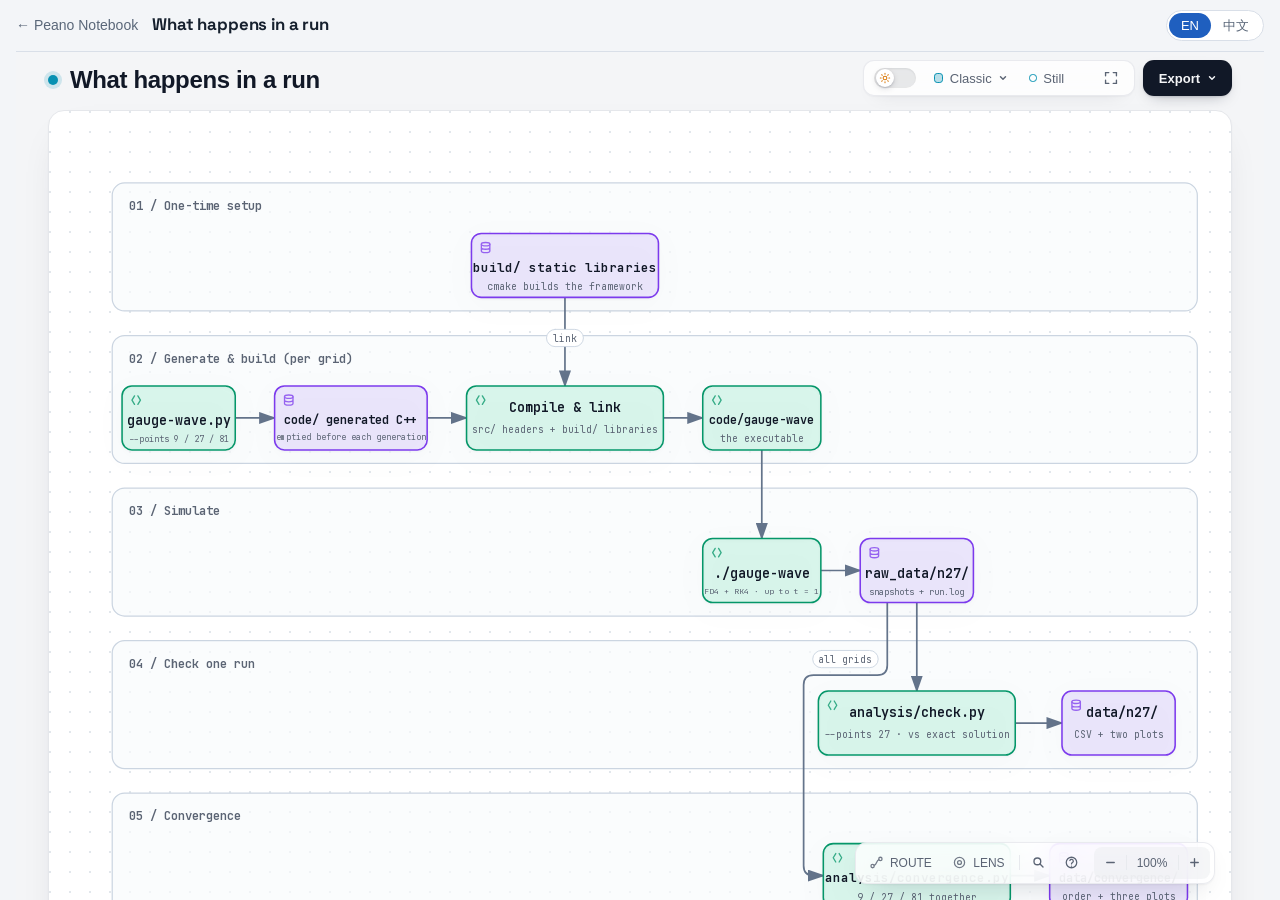
<file: tutorials/view.html>
<!doctype html>
<html lang="en" class="viewer">
<head>
<meta charset="utf-8">
<meta name="viewport" content="width=device-width,initial-scale=1,viewport-fit=cover">
<title>Peano Notebook</title>
<link rel="stylesheet" href="https://fonts.googleapis.com/css2?family=JetBrains+Mono:wght@400;500&family=Space+Grotesk:wght@500;600;700&display=swap">
<link rel="stylesheet" href="site.css">
<script src="i18n.js"></script>
</head>
<body>
<header class="viewer-bar">
  <div class="left">
    <a class="back" href="index.html"><span data-lang="zh-CN">← Peano 学习图册</span><span data-lang="en">← Peano Notebook</span></a>
    <h1 id="v-title"></h1>
  </div>
  <div class="lang-switch" role="group" aria-label="Language / 语言"><button type="button" data-lang-btn="en" aria-pressed="true">EN</button><button type="button" data-lang-btn="zh-CN" aria-pressed="false">中文</button></div>
</header>
<iframe class="viewer-frame" id="v-frame" title="" hidden></iframe>
<div class="viewer-plain" id="v-plain" hidden>
  <div class="plate"><img id="v-img" alt=""></div>
  <p class="caption" id="v-cap"></p>
</div>
<p class="viewer-missing" id="v-missing" hidden></p>
<script src="site-data.js"></script>
<script>
  var MODE = "archify";
  var SITE_TITLE = {"zh-CN": "Peano 学习图册", "en": "Peano Notebook"};
  var shown = "";

  function show() {
    var lang = SiteLang.get();
    var id = location.hash.replace(/^#/, "") || SITE_DATA.diagrams[0].id;
    var d = SITE_DATA.diagrams.filter(function (x) { return x.id === id; })[0];
    var missing = document.getElementById("v-missing");
    if (!d) {
      missing.textContent = lang === "en" ? "No diagram called \"" + id + "\"." : "没有名为 “" + id + "” 的流程图。";
      missing.hidden = false;
      return;
    }
    missing.hidden = true;
    var title = d.title[lang];
    document.getElementById("v-title").textContent = title;
    document.title = title + " · " + SITE_TITLE[lang];

    var key = id + "." + lang;
    if (key === shown) return;
    shown = key;
    if (MODE === "archify") {
      var frame = document.getElementById("v-frame");
      frame.title = title;
      frame.src = "diagrams/" + key + ".html";
      frame.hidden = false;
    } else {
      var img = document.getElementById("v-img");
      img.src = "diagrams/static/" + key + ".png";
      img.alt = title;
      document.getElementById("v-cap").textContent = d.caption[lang];
      document.getElementById("v-plain").hidden = false;
    }
  }
  document.addEventListener("langchange", show);
  window.addEventListener("hashchange", show);
  show();
</script>
</body>
</html>
</file>
<file: tutorials/site.css>
/* Layout: one narrow reading column, a plain index of links, diagrams on a paper-white plate */
:root {
  --bg: #f3f5f8;
  --surface: #ffffff;
  --fg: #16202e;
  --muted: #5a6779;
  --line: #d9dfe8;
  --accent: #1f5fbf;
  --accent-soft: #e4ecf8;
  --code-bg: #eaeef4;
  --plate: #f6f8fc;
  --font-display: "Space Grotesk", "PingFang SC", "Hiragino Sans GB", "Noto Sans SC", system-ui, sans-serif;
  --font-body: -apple-system, BlinkMacSystemFont, "PingFang SC", "Hiragino Sans GB", "Noto Sans SC", "Segoe UI", sans-serif;
  --font-mono: "JetBrains Mono", ui-monospace, SFMono-Regular, Menlo, monospace;
}
@media (prefers-color-scheme: dark) {
  :root:not([data-theme="light"]) {
    --bg: #11161d; --surface: #182029; --fg: #e3e8ef; --muted: #98a4b4; --line: #2a3542;
    --accent: #7eaaf0; --accent-soft: #1d2a3c; --code-bg: #1d2630; --plate: #f6f8fc;
    color-scheme: dark;
  }
}
:root[data-theme="dark"] {
  --bg: #11161d; --surface: #182029; --fg: #e3e8ef; --muted: #98a4b4; --line: #2a3542;
  --accent: #7eaaf0; --accent-soft: #1d2a3c; --code-bg: #1d2630; --plate: #f6f8fc;
  color-scheme: dark;
}

* { box-sizing: border-box; }
html { -webkit-text-size-adjust: 100%; }
body {
  margin: 0;
  background: var(--bg);
  color: var(--fg);
  font-family: var(--font-body);
  font-size: 16px;
  line-height: 1.7;
  padding-left: max(16px, env(safe-area-inset-left, 0px));
  padding-right: max(16px, env(safe-area-inset-right, 0px));
}
.wrap { max-width: 760px; margin: 0 auto; padding-block: 48px 72px; }
.wrap.wide { max-width: 1120px; }

a { color: var(--accent); }
a:focus-visible, button:focus-visible { outline: 2px solid var(--accent); outline-offset: 3px; border-radius: 4px; }

h1, h2, h3 { font-family: var(--font-display); line-height: 1.3; text-wrap: balance; }
h1 { font-size: 2rem; margin: 0 0 8px; letter-spacing: -0.01em; }
.lede { color: var(--muted); margin: 0; max-width: 62ch; }

.back {
  display: inline-flex; gap: 6px; align-items: center;
  font-size: 0.875rem; color: var(--muted); text-decoration: none; margin-bottom: 24px;
}
.back:hover { color: var(--accent); }

.eyebrow {
  font-family: var(--font-mono); font-size: 0.75rem; letter-spacing: 0.06em;
  text-transform: uppercase; color: var(--muted); margin: 0 0 10px;
}

/* index list */
.group { margin-top: 44px; }
.group h2 {
  font-size: 0.8125rem; font-family: var(--font-mono); font-weight: 500;
  letter-spacing: 0.08em; text-transform: uppercase; color: var(--muted);
  margin: 0 0 8px; padding-bottom: 8px; border-bottom: 1px solid var(--line);
}
.entries { list-style: none; margin: 0; padding: 0; }
.entries li { border-bottom: 1px solid var(--line); }
.entry {
  display: grid; grid-template-columns: 1fr auto; gap: 4px 24px;
  padding: 16px 4px; text-decoration: none; color: inherit;
}
.entry:hover .entry-title { color: var(--accent); }
.entry-title { font-family: var(--font-display); font-size: 1.125rem; font-weight: 600; min-width: 0; }
.entry-title .en { color: var(--muted); font-weight: 400; font-size: 0.9375rem; margin-left: 6px; }
.entry-meta {
  font-family: var(--font-mono); font-size: 0.8125rem; color: var(--muted);
  font-variant-numeric: tabular-nums; white-space: nowrap; align-self: center;
}
.entry-desc { grid-column: 1 / -1; color: var(--muted); font-size: 0.9375rem; min-width: 0; }
.entry-src { font-family: var(--font-mono); font-size: 0.8125rem; color: var(--accent); }

.note { margin-top: 40px; font-size: 0.875rem; color: var(--muted); }

/* diagram pages */
.plate {
  margin-top: 28px; background: var(--plate); border: 1px solid var(--line);
  border-radius: 10px; overflow-x: auto;
}
.plate svg { display: block; width: 100%; min-width: 640px; height: auto; }
.plate img { display: block; width: 100%; height: auto; }
.caption { color: var(--muted); font-size: 0.9375rem; max-width: 70ch; }

/* tutorial page */
.article { min-width: 0; }
.article h1 { margin-bottom: 16px; }
.article h2 { font-size: 1.4rem; margin: 48px 0 12px; padding-top: 12px; border-top: 1px solid var(--line); }
.article h3 { font-size: 1.1rem; margin: 28px 0 8px; }
.article p, .article li { max-width: 68ch; }
.article hr { display: none; }
.article blockquote {
  margin: 16px 0; padding: 10px 16px; background: var(--accent-soft);
  border-radius: 8px; color: var(--fg);
}
.article blockquote p { margin: 4px 0; }
.article code {
  font-family: var(--font-mono); font-size: 0.875em;
  background: var(--code-bg); padding: 1px 5px; border-radius: 4px;
}
.article pre {
  background: var(--code-bg); padding: 14px 16px; border-radius: 8px;
  overflow-x: auto; line-height: 1.55;
}
.article pre code { background: none; padding: 0; font-size: 0.8125rem; }
.code-box { position: relative; }
.code-box pre { padding-right: 76px; }
.copy-btn {
  position: absolute; top: 8px; right: 8px;
  font: 500 0.75rem/1 var(--font-body); color: var(--muted);
  background: var(--surface); border: 1px solid var(--line); border-radius: 6px;
  padding: 5px 9px; cursor: pointer; opacity: 0.85;
}
.copy-btn:hover, .copy-btn:focus-visible { opacity: 1; color: var(--fg); border-color: var(--accent); }
.copy-btn.done { color: var(--accent); border-color: var(--accent); opacity: 1; }
.table-scroll { overflow-x: auto; margin: 16px 0; }
.article table { border-collapse: collapse; font-size: 0.9rem; min-width: 100%; }
.article th, .article td { text-align: left; padding: 8px 12px; border-bottom: 1px solid var(--line); vertical-align: top; }
.article th { font-weight: 600; border-bottom: 2px solid var(--line); white-space: nowrap; }

.toc { font-size: 0.875rem; margin: 24px 0 8px; padding: 14px 18px; background: var(--surface); border: 1px solid var(--line); border-radius: 8px; }
.toc p { margin: 0 0 6px; font-family: var(--font-mono); font-size: 0.75rem; letter-spacing: 0.06em; text-transform: uppercase; color: var(--muted); }
.toc ol { margin: 0; padding-left: 1.4em; }
.toc a { text-decoration: none; }
.status { color: var(--muted); }

@media (max-width: 520px) {
  h1 { font-size: 1.6rem; }
  .entry { grid-template-columns: 1fr; }
  .entry-meta { align-self: start; }
}
.h1-en { color: var(--muted); font-weight: 400; font-size: 0.6em; margin-left: 6px; }

/* ---- language switch ---- */
html[lang="en"] [data-lang="zh-CN"],
html[lang="zh-CN"] [data-lang="en"] { display: none !important; }

.topbar {
  display: flex; align-items: center; justify-content: space-between; gap: 12px;
  margin-bottom: 28px; min-height: 32px;
}
.topbar .back { margin: 0; }
.lang-switch {
  display: inline-flex; border: 1px solid var(--line); border-radius: 999px;
  background: var(--surface); padding: 2px; flex: none;
}
.lang-switch button {
  font: 500 0.8125rem/1 var(--font-body); color: var(--muted);
  background: none; border: 0; border-radius: 999px; padding: 6px 12px; cursor: pointer;
}
.lang-switch button[aria-pressed="true"] { background: var(--accent); color: var(--surface); }
.lang-switch button:not([aria-pressed="true"]):hover { color: var(--fg); }

/* ---- diagram viewer ---- */
html.viewer, html.viewer body { height: 100%; }
.viewer body { display: flex; flex-direction: column; justify-content: flex-start; align-items: stretch; }
.viewer-bar {
  display: flex; align-items: center; justify-content: space-between; gap: 12px;
  padding-block: 10px; border-bottom: 1px solid var(--line); flex: none;
}
.viewer-bar .left { display: flex; align-items: baseline; gap: 14px; min-width: 0; flex-wrap: wrap; }
.viewer-bar h1 { font-size: 1.05rem; margin: 0; }
.viewer-bar .back { margin: 0; }
.viewer-frame { flex: 1; min-height: 0; width: 100%; border: 0; display: block; }
.viewer-plain { flex: 1 1 0; min-height: 0; overflow: auto; padding-block: 20px 40px; }
.viewer-plain .plate { margin: 0 auto; max-width: 1200px; }
.viewer-plain .caption { margin: 16px auto 0; max-width: 1200px; }
.viewer-missing { padding: 40px 0; color: var(--muted); }
.article img { max-width: 100%; height: auto; display: block; margin: 16px 0; border-radius: 6px; }
.article p:has(> img) { margin-bottom: 4px; }
.article p:has(> img) + p { font-size: 0.875rem; color: var(--muted); margin-top: 0; }
.article p:has(> img) + p em { font-style: normal; }

[hidden] { display: none !important; }
</file>
